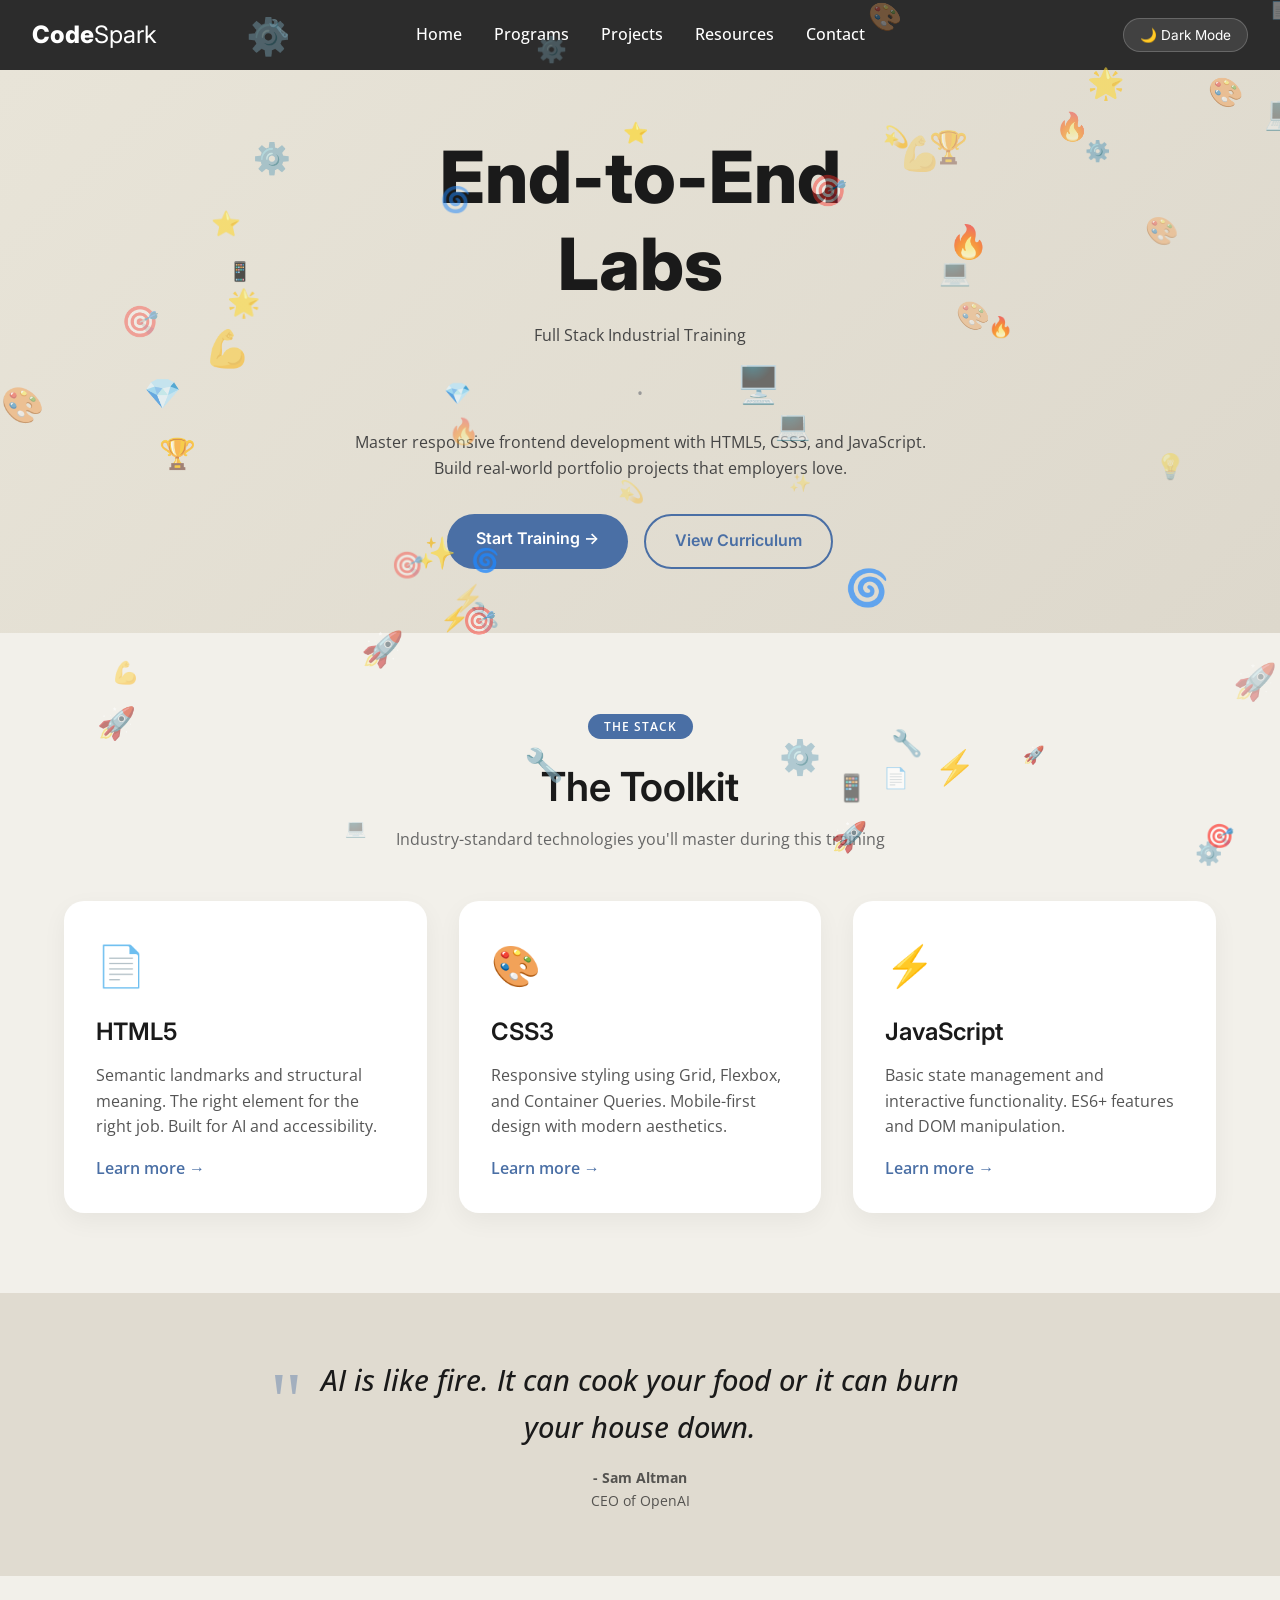
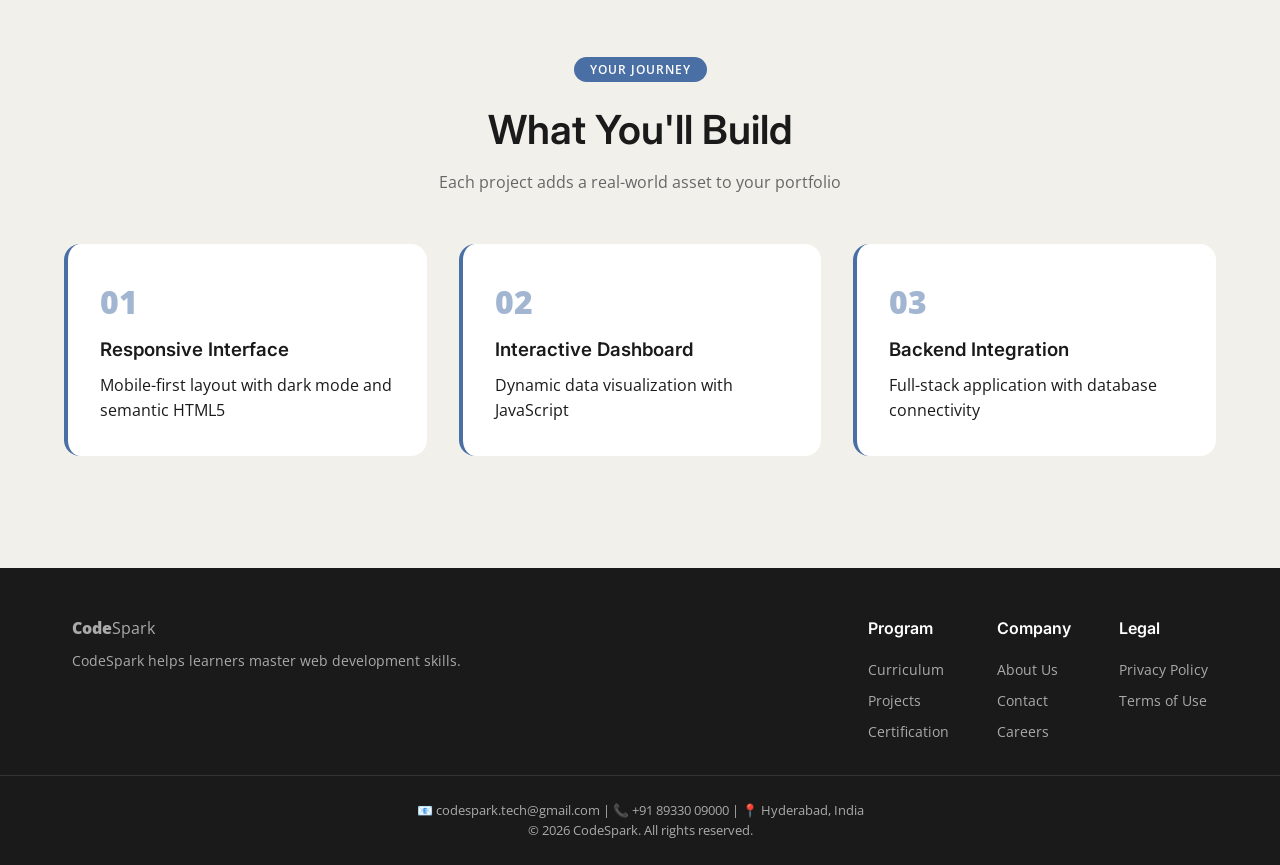
<file: index.html>
<!DOCTYPE html>
<html lang="en">
<head>
  <meta charset="UTF-8">
  <meta name="viewport" content="width=device-width, initial-scale=1.0">
  <title>CodeSpark | Full Stack Industrial Training</title>
  <link rel="stylesheet" href="style.css">
  <link href="https://fonts.googleapis.com/css2?family=Inter:wght@300;400;600;700;800&family=Open+Sans:wght@400;600&display=swap" rel="stylesheet">
</head>
<body>

  <!-- Emoji Rain Canvas -->
  <canvas id="emojiRain"></canvas>

  <header>
    <nav>
      <div class="logo">
        <span class="logo-bold">Code</span>Spark
      </div>
      <ul class="nav-links">
        <li><a href="index.html">Home</a></li>
        <li><a href="programs.html">Programs</a></li>
        <li><a href="projects.html">Projects</a></li>
        <li><a href="resources.html">Resources</a></li>
        <li><a href="contact.html">Contact</a></li>
      </ul>
      <button class="dark-mode-btn" id="themeToggle">🌙 Dark Mode</button>
    </nav>
  </header>

  <main>
    <!-- Hero Section -->
    <section class="hero">
      <div class="hero-content">
        <h1>End-to-End<br>Labs</h1>
        <p class="hero-subtitle">Full Stack Industrial Training</p>
        <div class="hero-meta">
          <span class="divider">•</span>
        </div>
        <p>Master responsive frontend development with HTML5, CSS3, and JavaScript.<br>Build real-world portfolio projects that employers love.</p>
        <div class="hero-buttons">
          <a href="enrollment.html" class="btn btn-primary">Start Training →</a>
          <a href="curriculum.html" class="btn btn-secondary">View Curriculum</a>
        </div>
      </div>
    </section>

    <!-- Toolkit Section -->
    <section class="toolkit">
      <div class="container">
        <div class="section-header">
          <span class="section-tag">The Stack</span>
          <h2>The Toolkit</h2>
          <p>Industry-standard technologies you'll master during this training</p>
        </div>
        <div class="toolkit-grid">
          <div class="tool-card">
            <div class="tool-icon">📄</div>
            <h3>HTML5</h3>
            <p>Semantic landmarks and structural meaning. The right element for the right job. Built for AI and accessibility.</p>
            <a href="html5-details.html" class="learn-more">Learn more →</a>
          </div>
          <div class="tool-card">
            <div class="tool-icon">🎨</div>
            <h3>CSS3</h3>
            <p>Responsive styling using Grid, Flexbox, and Container Queries. Mobile-first design with modern aesthetics.</p>
            <a href="css3-details.html" class="learn-more">Learn more →</a>
          </div>
          <div class="tool-card">
            <div class="tool-icon">⚡</div>
            <h3>JavaScript</h3>
            <p>Basic state management and interactive functionality. ES6+ features and DOM manipulation.</p>
            <a href="javascript-details.html" class="learn-more">Learn more →</a>
          </div>
        </div>
      </div>
    </section>

    <!-- Philosophy Section -->
    <section class="philosophy">
      <div class="container">
        <div class="quote-block">
          <span class="quote-mark">"</span>
          <blockquote>
            AI is like fire. It can cook your food or it can burn your house down.  
          </blockquote>
          <p class="quote-author"><b>- Sam Altman</b><br>CEO of OpenAI</p>
        </div>
      </div>
    </section>

    <!-- Projects Preview -->
    <section class="projects">
      <div class="container">
        <div class="section-header">
          <span class="section-tag">Your Journey</span>
          <h2>What You'll Build</h2>
          <p>Each project adds a real-world asset to your portfolio</p>
        </div>
        <div class="projects-grid">
          <div class="project-card">
            <div class="project-number">01</div>
            <h3>Responsive Interface</h3>
            <p>Mobile-first layout with dark mode and semantic HTML5</p>
          </div>
          <div class="project-card">
            <div class="project-number">02</div>
            <h3>Interactive Dashboard</h3>
            <p>Dynamic data visualization with JavaScript</p>
          </div>
          <div class="project-card">
            <div class="project-number">03</div>
            <h3>Backend Integration</h3>
            <p>Full-stack application with database connectivity</p>
          </div>
        </div>
      </div>
    </section>
  </main>

  <footer>
    <div class="footer-content">
      <div class="footer-logo">
        <span class="logo-bold">Code</span>Spark
        <p>CodeSpark helps learners master web development skills.</p>
      </div>
      <div class="footer-links">
        <div class="link-column">
          <h4>Program</h4>
          <a href="curriculum.html">Curriculum</a>
          <a href="projects.html">Projects</a>
          <a href="certification.html">Certification</a>
        </div>
        <div class="link-column">
          <h4>Company</h4>
          <a href="about.html">About Us</a>
          <a href="contact.html">Contact</a>
          <a href="careers.html">Careers</a>
        </div>
        <div class="link-column">
          <h4>Legal</h4>
          <a href="privacy-policy.html">Privacy Policy</a>
          <a href="terms-of-use.html">Terms of Use</a>
        </div>
      </div>
    </div>
    <div class="footer-bottom">
      <p>📧 codespark.tech@gmail.com | 📞 +91 89330 09000 | 📍 Hyderabad, India</p>
      <p>© 2026 CodeSpark. All rights reserved.</p>
    </div>
  </footer>

  <script src="script.js"></script>
  
  <!-- Emoji Rain Script -->
  <script>
    (function() {
      const canvas = document.getElementById('emojiRain');
      if (!canvas) return;
      
      let ctx = canvas.getContext('2d');
      let emojis = [];
      let animationId = null;
      
      // Emojis that will rain down
      const emojiList = ['💻', '🚀', '⚡', '🎨', '📄', '💡', '🎯', '🔥', '💪', '🌟', '✨', '💎', '📱', '🖥️', '🔧', '⚙️', '📚', '🎓', '🏆', '⭐', '🌀', '💫', '⭐', '💻', '🚀'];
      
      class Emoji {
        constructor(x, y, size, speed, emoji) {
          this.x = x;
          this.y = y;
          this.size = size;
          this.speed = speed;
          this.emoji = emoji;
          this.opacity = Math.random() * 0.5 + 0.3;
        }
        
        draw() {
          if (!ctx) return;
          ctx.save();
          ctx.globalAlpha = this.opacity;
          ctx.font = `${this.size}px "Segoe UI Emoji", "Apple Color Emoji", "Noto Color Emoji", sans-serif`;
          ctx.fillText(this.emoji, this.x, this.y);
          ctx.restore();
        }
        
        update() {
          this.y += this.speed;
          if (this.y > canvas.height + 50) {
            this.y = -50;
            this.x = Math.random() * canvas.width;
          }
        }
      }
      
      function initEmojis() {
        emojis = [];
        const count = Math.min(60, Math.floor(window.innerWidth / 20));
        
        for (let i = 0; i < count; i++) {
          const size = Math.random() * 20 + 16;
          const speed = Math.random() * 1.5 + 0.8;
          const x = Math.random() * canvas.width;
          const y = Math.random() * canvas.height;
          const emoji = emojiList[Math.floor(Math.random() * emojiList.length)];
          emojis.push(new Emoji(x, y, size, speed, emoji));
        }
      }
      
      function resizeCanvas() {
        if (!canvas) return;
        canvas.width = window.innerWidth;
        canvas.height = window.innerHeight;
        initEmojis();
      }
      
      function animate() {
        if (!canvas || !ctx) return;
        ctx.clearRect(0, 0, canvas.width, canvas.height);
        
        for (let emoji of emojis) {
          emoji.update();
          emoji.draw();
        }
        
        animationId = requestAnimationFrame(animate);
      }
      
      function startRain() {
        if (!canvas) return;
        canvas.style.position = 'fixed';
        canvas.style.top = '0';
        canvas.style.left = '0';
        canvas.style.width = '100%';
        canvas.style.height = '100%';
        canvas.style.pointerEvents = 'none';
        canvas.style.zIndex = '9999';
        
        ctx = canvas.getContext('2d');
        resizeCanvas();
        animate();
      }
      
      window.addEventListener('resize', () => {
        if (canvas) {
          resizeCanvas();
        }
      });
      
      startRain();
    })();
  </script>
</body>
</html>
</file>
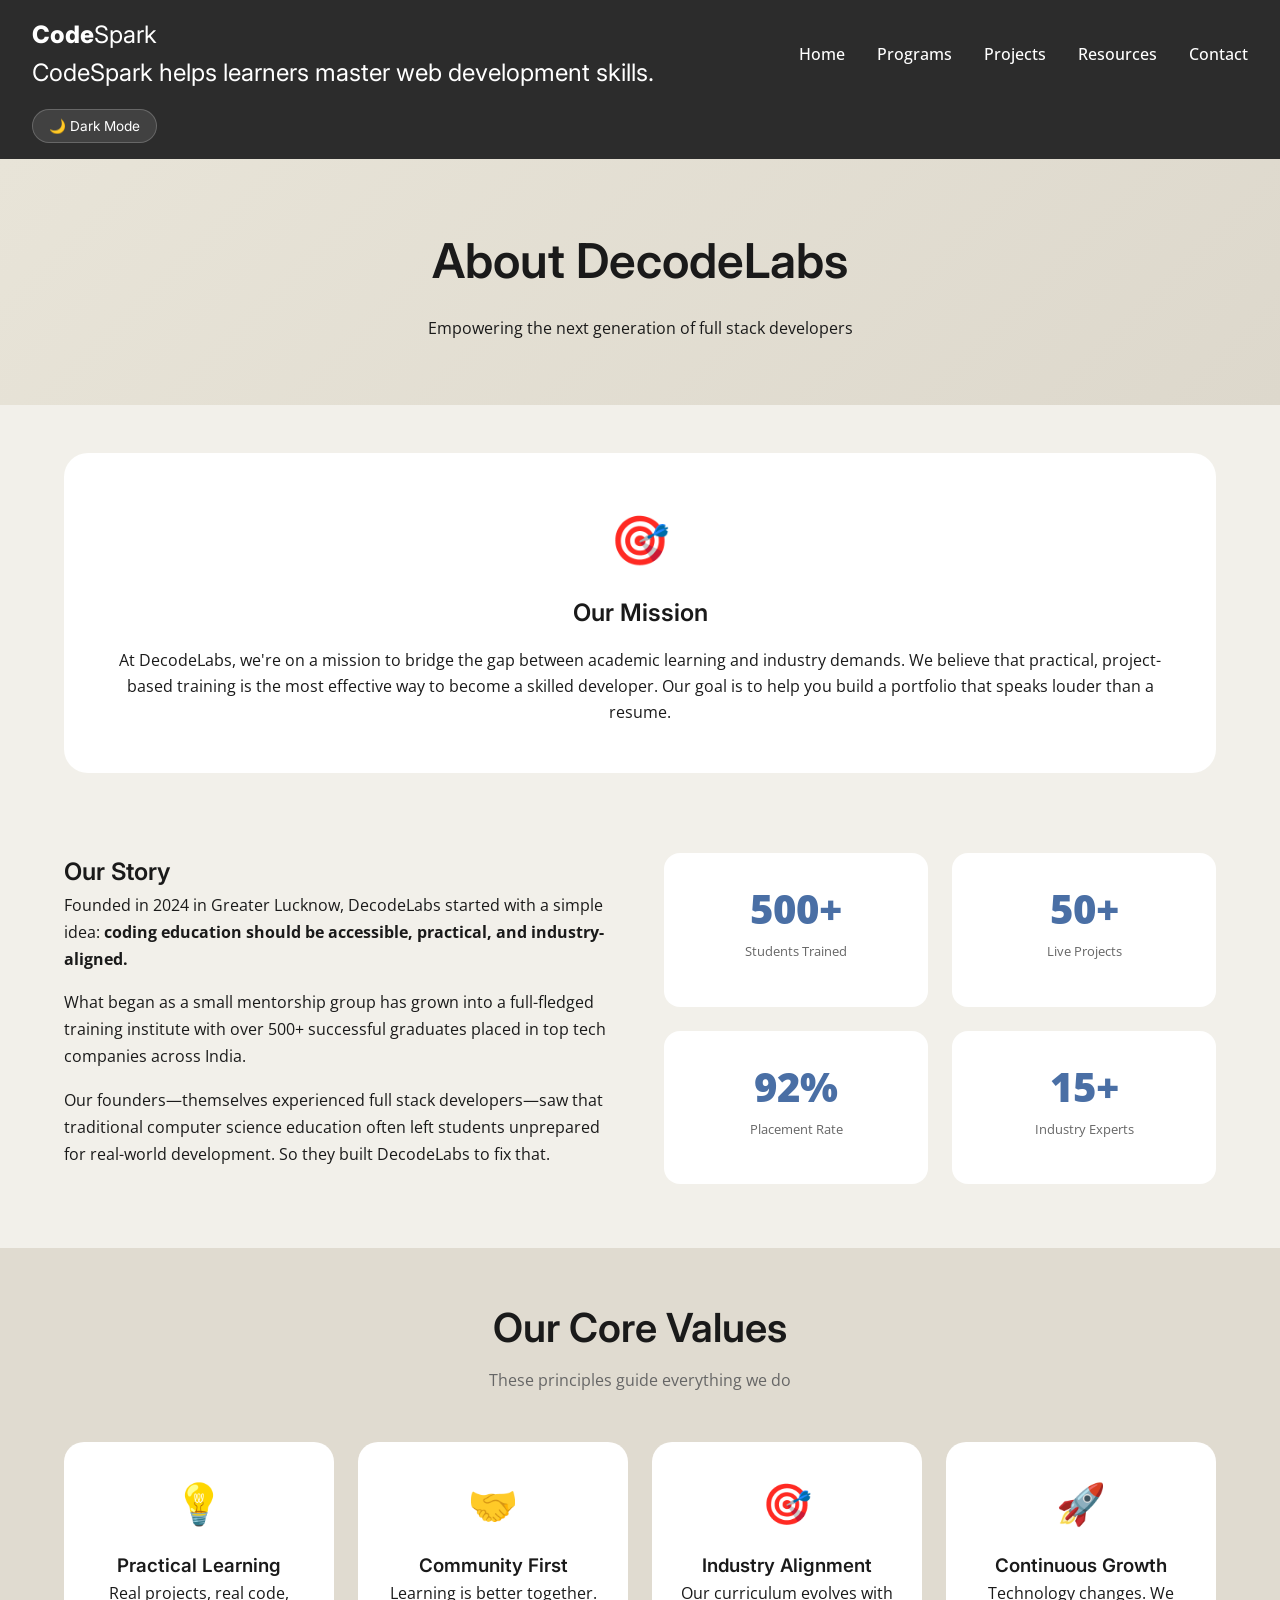
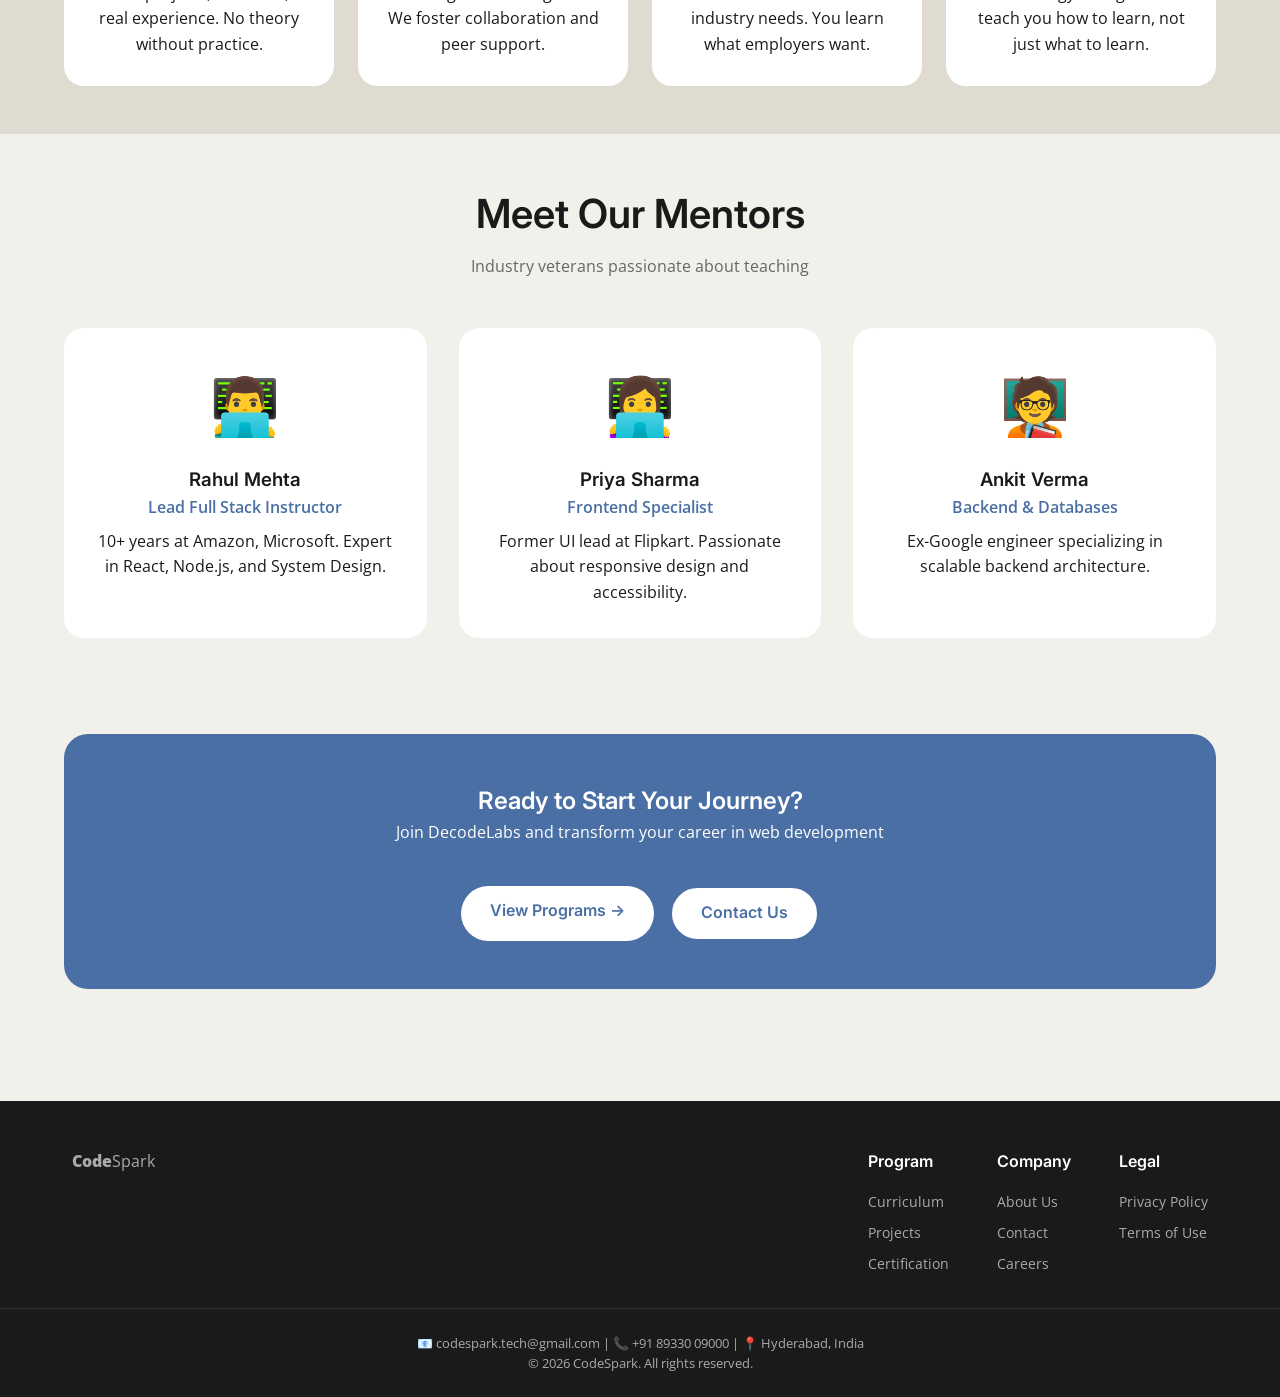
<file: about.html>
<!DOCTYPE html>
<html lang="en">
<head>
  <meta charset="UTF-8">
  <meta name="viewport" content="width=device-width, initial-scale=1.0">
  <title>CodeSpark | About Us</title>
  <link rel="stylesheet" href="style.css">
  <link href="https://fonts.googleapis.com/css2?family=Inter:wght@300;400;600;700;800&family=Open+Sans:wght@400;600&display=swap" rel="stylesheet">
</head>
<body>

  <header>
    <nav>
      <div class="logo">
        <span class="logo-bold">Code</span>Spark
        <p>CodeSpark helps learners master web development skills.</p>
      </div>
      <ul class="nav-links">
        <li><a href="index.html">Home</a></li>
        <li><a href="programs.html">Programs</a></li>
        <li><a href="projects.html">Projects</a></li>
        <li><a href="resources.html">Resources</a></li>
        <li><a href="contact.html">Contact</a></li>
      </ul>
      <button class="dark-mode-btn" id="themeToggle">🌙 Dark Mode</button>
    </nav>
  </header>

  <main>
    <!-- Page Header -->
    <section class="page-header">
      <div class="container">
        <h1>About DecodeLabs</h1>
        <p>Empowering the next generation of full stack developers</p>
      </div>
    </section>

    <!-- Mission Section -->
    <section class="mission-section">
      <div class="container">
        <div class="mission-card">
          <span class="mission-icon">🎯</span>
          <h2>Our Mission</h2>
          <p>At DecodeLabs, we're on a mission to bridge the gap between academic learning and industry demands. We believe that practical, project-based training is the most effective way to become a skilled developer. Our goal is to help you build a portfolio that speaks louder than a resume.</p>
        </div>
      </div>
    </section>

    <!-- Story Section -->
    <section class="story-section">
      <div class="container">
        <div class="story-grid">
          <div class="story-content">
            <h2>Our Story</h2>
            <p>Founded in 2024 in Greater Lucknow, DecodeLabs started with a simple idea: <strong>coding education should be accessible, practical, and industry-aligned.</strong></p>
            <p>What began as a small mentorship group has grown into a full-fledged training institute with over 500+ successful graduates placed in top tech companies across India.</p>
            <p>Our founders—themselves experienced full stack developers—saw that traditional computer science education often left students unprepared for real-world development. So they built DecodeLabs to fix that.</p>
          </div>
          <div class="story-stats">
            <div class="stat-item">
              <div class="stat-number">500+</div>
              <div class="stat-label">Students Trained</div>
            </div>
            <div class="stat-item">
              <div class="stat-number">50+</div>
              <div class="stat-label">Live Projects</div>
            </div>
            <div class="stat-item">
              <div class="stat-number">92%</div>
              <div class="stat-label">Placement Rate</div>
            </div>
            <div class="stat-item">
              <div class="stat-number">15+</div>
              <div class="stat-label">Industry Experts</div>
            </div>
          </div>
        </div>
      </div>
    </section>

    <!-- Values Section -->
    <section class="values-section">
      <div class="container">
        <div class="section-header">
          <h2>Our Core Values</h2>
          <p>These principles guide everything we do</p>
        </div>
        <div class="values-grid">
          <div class="value-card">
            <span class="value-icon">💡</span>
            <h3>Practical Learning</h3>
            <p>Real projects, real code, real experience. No theory without practice.</p>
          </div>
          <div class="value-card">
            <span class="value-icon">🤝</span>
            <h3>Community First</h3>
            <p>Learning is better together. We foster collaboration and peer support.</p>
          </div>
          <div class="value-card">
            <span class="value-icon">🎯</span>
            <h3>Industry Alignment</h3>
            <p>Our curriculum evolves with industry needs. You learn what employers want.</p>
          </div>
          <div class="value-card">
            <span class="value-icon">🚀</span>
            <h3>Continuous Growth</h3>
            <p>Technology changes. We teach you how to learn, not just what to learn.</p>
          </div>
        </div>
      </div>
    </section>

    <!-- Team Section -->
    <section class="team-section">
      <div class="container">
        <div class="section-header">
          <h2>Meet Our Mentors</h2>
          <p>Industry veterans passionate about teaching</p>
        </div>
        <div class="team-grid">
          <div class="team-card">
            <div class="team-avatar">👨‍💻</div>
            <h3>Rahul Mehta</h3>
            <p class="team-role">Lead Full Stack Instructor</p>
            <p>10+ years at Amazon, Microsoft. Expert in React, Node.js, and System Design.</p>
          </div>
          <div class="team-card">
            <div class="team-avatar">👩‍💻</div>
            <h3>Priya Sharma</h3>
            <p class="team-role">Frontend Specialist</p>
            <p>Former UI lead at Flipkart. Passionate about responsive design and accessibility.</p>
          </div>
          <div class="team-card">
            <div class="team-avatar">🧑‍🏫</div>
            <h3>Ankit Verma</h3>
            <p class="team-role">Backend & Databases</p>
            <p>Ex-Google engineer specializing in scalable backend architecture.</p>
          </div>
        </div>
      </div>
    </section>

    <!-- CTA Section -->
    <section class="about-cta">
      <div class="container">
        <div class="cta-box">
          <h2>Ready to Start Your Journey?</h2>
          <p>Join DecodeLabs and transform your career in web development</p>
          <div class="cta-buttons">
            <a href="programs.html" class="btn btn-primary">View Programs →</a>
            <a href="contact.html" class="btn btn-secondary">Contact Us</a>
          </div>
        </div>
      </div>
    </section>
  </main>

  <footer>
    <div class="footer-content">
      <div class="footer-logo">
        <span class="logo-bold">Code</span>Spark
      </div>
      <div class="footer-links">
        <div class="link-column">
          <h4>Program</h4>
          <a href="programs.html">Curriculum</a>
          <a href="projects.html">Projects</a>
          <a href="#">Certification</a>
        </div>
        <div class="link-column">
          <h4>Company</h4>
          <a href="about.html">About Us</a>
          <a href="contact.html">Contact</a>
          <a href="careers.html">Careers</a>
        </div>
        <div class="link-column">
          <h4>Legal</h4>
          <a href="privacy-policy.html">Privacy Policy</a>
          <a href="terms-of-use.html">Terms of Use</a>
        </div>
      </div>
    </div>
    <div class="footer-bottom">
      <p>📧 codespark.tech@gmail.com | 📞 +91 89330 09000 | 📍 Hyderabad, India</p>
      <p>© 2026 CodeSpark. All rights reserved.</p>
    </div>
  </footer>

  <script src="script.js"></script>
</body>
</html>
</file>
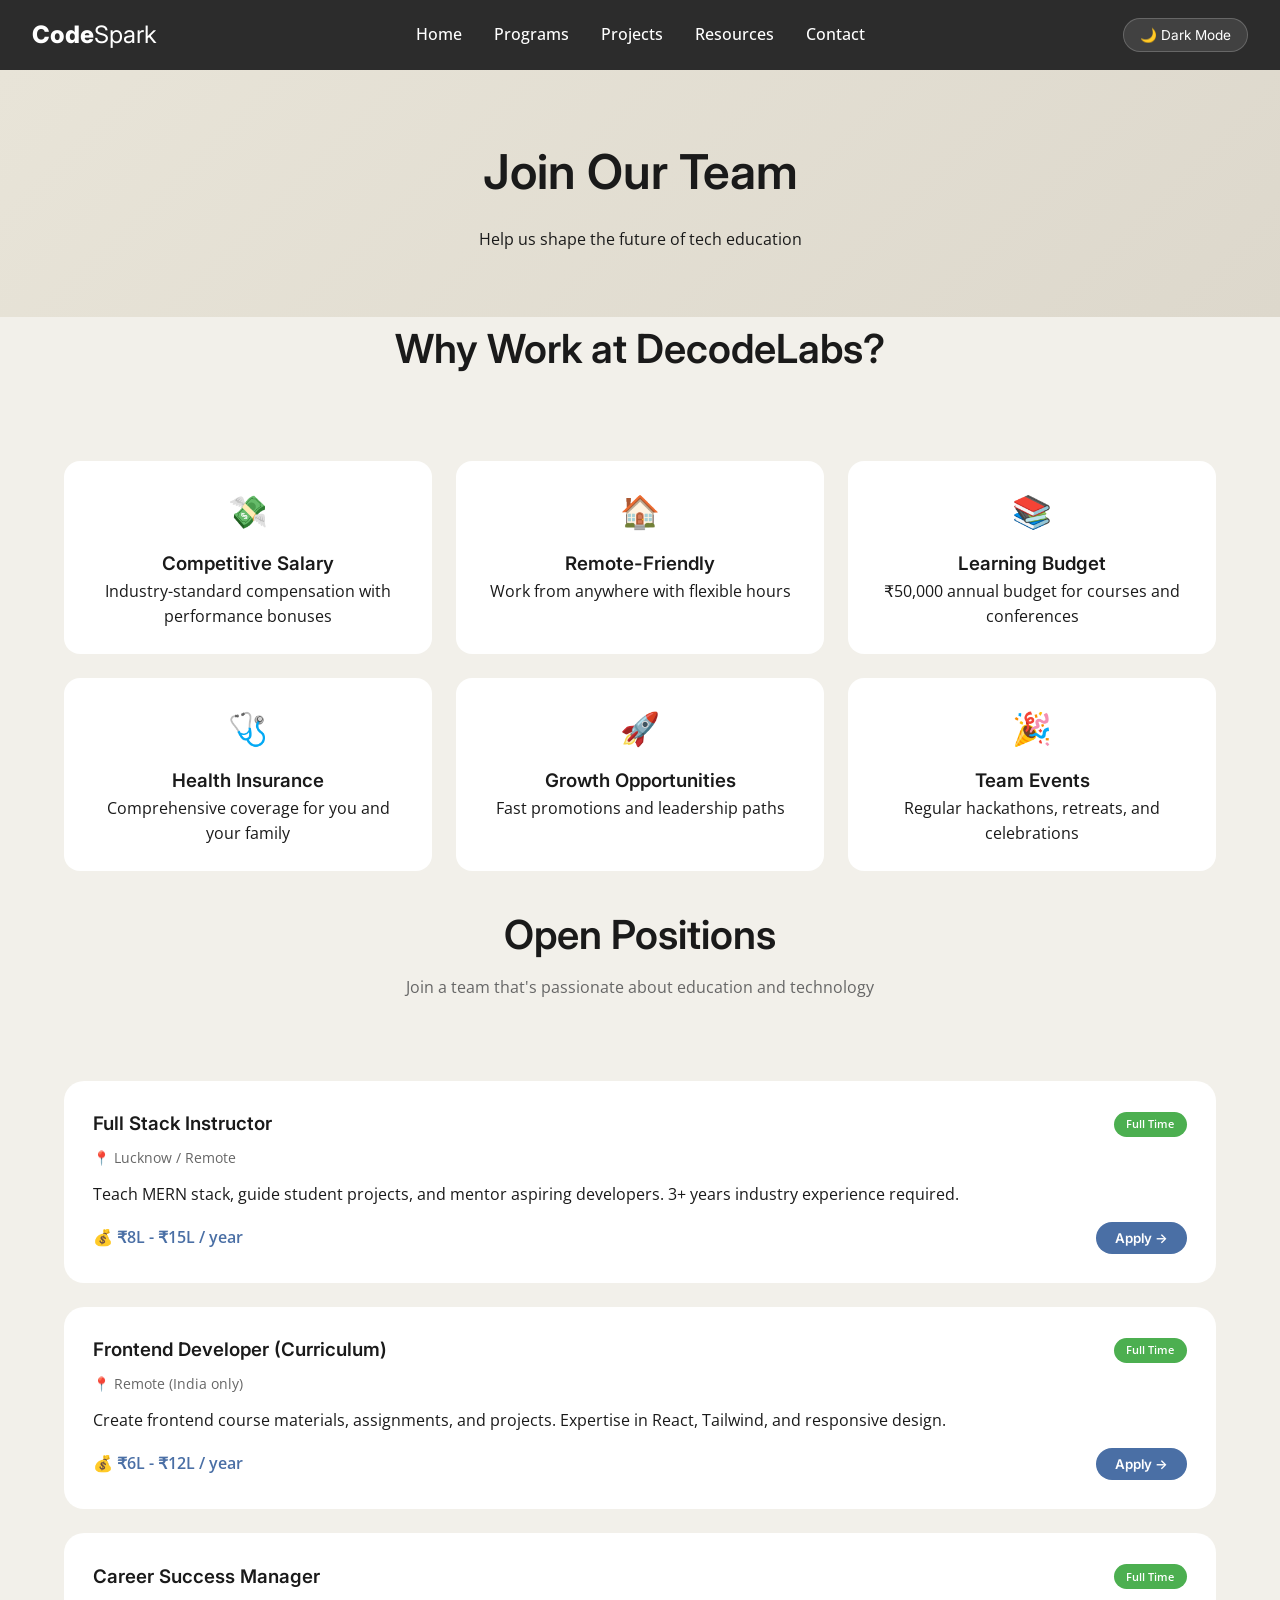
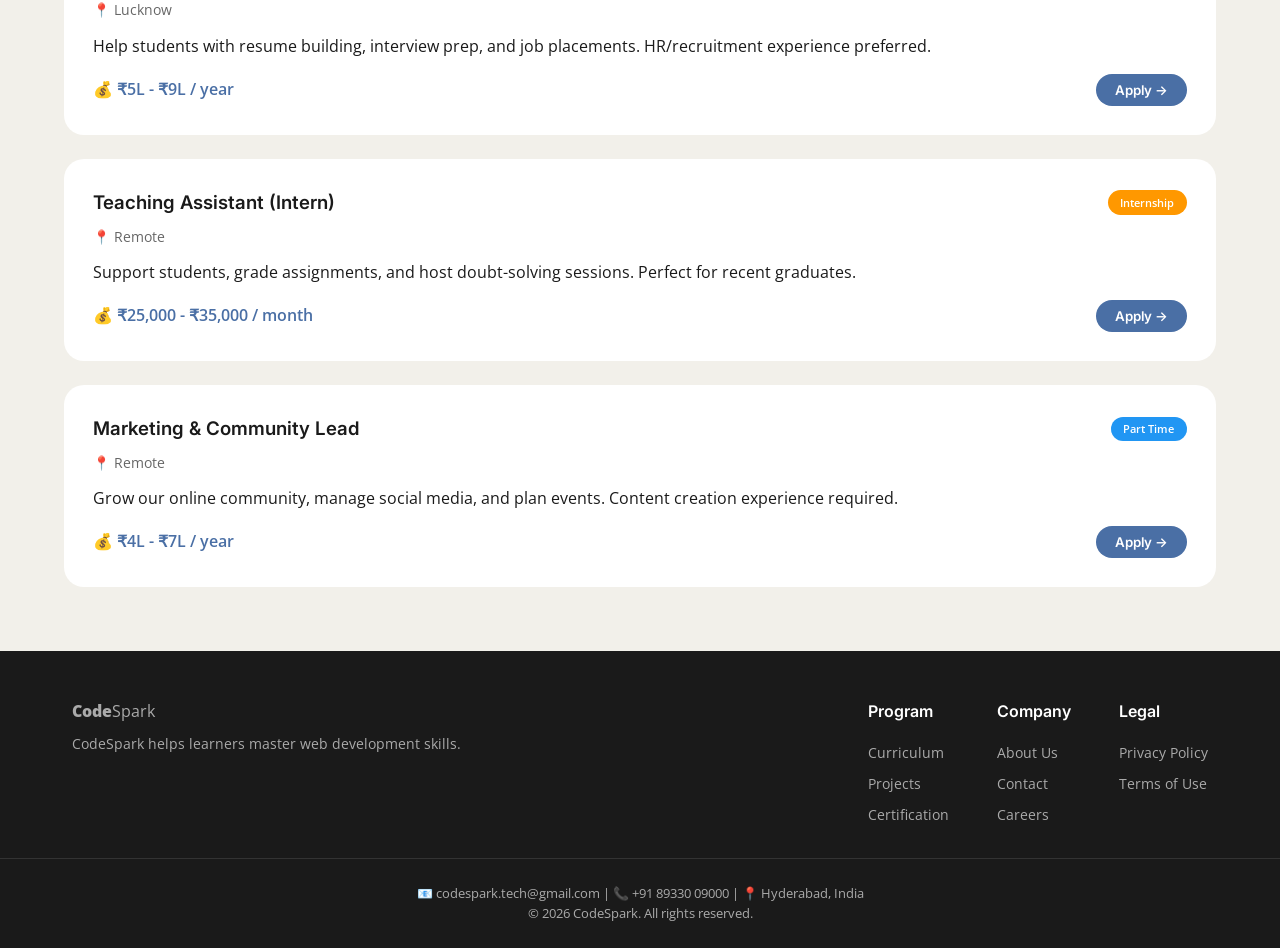
<file: careers.html>
<!DOCTYPE html>
<html lang="en">
<head>
  <meta charset="UTF-8">
  <meta name="viewport" content="width=device-width, initial-scale=1.0">
  <title>CodeSpark | Careers</title>
  <link rel="stylesheet" href="style.css">
  <link href="https://fonts.googleapis.com/css2?family=Inter:wght@300;400;600;700;800&family=Open+Sans:wght@400;600&display=swap" rel="stylesheet">
</head>
<body>

  <header>
    <nav>
      <div class="logo">
        <span class="logo-bold">Code</span>Spark
      </div>
      <ul class="nav-links">
        <li><a href="index.html">Home</a></li>
        <li><a href="programs.html">Programs</a></li>
        <li><a href="projects.html">Projects</a></li>
        <li><a href="resources.html">Resources</a></li>
        <li><a href="contact.html">Contact</a></li>
      </ul>
      <button class="dark-mode-btn" id="themeToggle">🌙 Dark Mode</button>
    </nav>
  </header>

  <main>
    <!-- Page Header -->
    <section class="page-header">
      <div class="container">
        <h1>Join Our Team</h1>
        <p>Help us shape the future of tech education</p>
      </div>
    </section>

    <!-- Why Join Us -->
    <section class="why-join">
      <div class="container">
        <div class="section-header">
          <h2>Why Work at DecodeLabs?</h2>
        </div>
        <div class="benefits-grid">
          <div class="benefit-card">
            <span class="benefit-icon">💸</span>
            <h3>Competitive Salary</h3>
            <p>Industry-standard compensation with performance bonuses</p>
          </div>
          <div class="benefit-card">
            <span class="benefit-icon">🏠</span>
            <h3>Remote-Friendly</h3>
            <p>Work from anywhere with flexible hours</p>
          </div>
          <div class="benefit-card">
            <span class="benefit-icon">📚</span>
            <h3>Learning Budget</h3>
            <p>₹50,000 annual budget for courses and conferences</p>
          </div>
          <div class="benefit-card">
            <span class="benefit-icon">🩺</span>
            <h3>Health Insurance</h3>
            <p>Comprehensive coverage for you and your family</p>
          </div>
          <div class="benefit-card">
            <span class="benefit-icon">🚀</span>
            <h3>Growth Opportunities</h3>
            <p>Fast promotions and leadership paths</p>
          </div>
          <div class="benefit-card">
            <span class="benefit-icon">🎉</span>
            <h3>Team Events</h3>
            <p>Regular hackathons, retreats, and celebrations</p>
          </div>
        </div>
      </div>
    </section>

    <!-- Open Positions -->
    <section class="openings">
      <div class="container">
        <div class="section-header">
          <h2>Open Positions</h2>
          <p>Join a team that's passionate about education and technology</p>
        </div>
        <div class="job-listings">
          <div class="job-card">
            <div class="job-header">
              <h3>Full Stack Instructor</h3>
              <span class="job-type full-time">Full Time</span>
            </div>
            <p class="job-location">📍 Lucknow / Remote</p>
            <p class="job-desc">Teach MERN stack, guide student projects, and mentor aspiring developers. 3+ years industry experience required.</p>
            <div class="job-footer">
              <span class="job-salary">💰 ₹8L - ₹15L / year</span>
              <button class="btn-small apply-btn" data-job="Full Stack Instructor">Apply →</button>
            </div>
          </div>

          <div class="job-card">
            <div class="job-header">
              <h3>Frontend Developer (Curriculum)</h3>
              <span class="job-type full-time">Full Time</span>
            </div>
            <p class="job-location">📍 Remote (India only)</p>
            <p class="job-desc">Create frontend course materials, assignments, and projects. Expertise in React, Tailwind, and responsive design.</p>
            <div class="job-footer">
              <span class="job-salary">💰 ₹6L - ₹12L / year</span>
              <button class="btn-small apply-btn" data-job="Frontend Developer (Curriculum)">Apply →</button>
            </div>
          </div>

          <div class="job-card">
            <div class="job-header">
              <h3>Career Success Manager</h3>
              <span class="job-type full-time">Full Time</span>
            </div>
            <p class="job-location">📍 Lucknow</p>
            <p class="job-desc">Help students with resume building, interview prep, and job placements. HR/recruitment experience preferred.</p>
            <div class="job-footer">
              <span class="job-salary">💰 ₹5L - ₹9L / year</span>
              <button class="btn-small apply-btn" data-job="Career Success Manager">Apply →</button>
            </div>
          </div>

          <div class="job-card">
            <div class="job-header">
              <h3>Teaching Assistant (Intern)</h3>
              <span class="job-type internship">Internship</span>
            </div>
            <p class="job-location">📍 Remote</p>
            <p class="job-desc">Support students, grade assignments, and host doubt-solving sessions. Perfect for recent graduates.</p>
            <div class="job-footer">
              <span class="job-salary">💰 ₹25,000 - ₹35,000 / month</span>
              <button class="btn-small apply-btn" data-job="Teaching Assistant (Intern)">Apply →</button>
            </div>
          </div>

          <div class="job-card">
            <div class="job-header">
              <h3>Marketing & Community Lead</h3>
              <span class="job-type part-time">Part Time</span>
            </div>
            <p class="job-location">📍 Remote</p>
            <p class="job-desc">Grow our online community, manage social media, and plan events. Content creation experience required.</p>
            <div class="job-footer">
              <span class="job-salary">💰 ₹4L - ₹7L / year</span>
              <button class="btn-small apply-btn" data-job="Marketing & Community Lead">Apply →</button>
            </div>
          </div>
        </div>
      </div>
    </section>

    <!-- Application Modal (hidden by default) -->
    <div id="applyModal" class="modal">
      <div class="modal-content">
        <span class="modal-close">&times;</span>
        <h2>Apply for <span id="modalJobTitle"></span></h2>
        <form id="applicationForm">
          <div class="form-group">
            <label for="applicantName">Full Name *</label>
            <input type="text" id="applicantName" required>
          </div>
          <div class="form-group">
            <label for="applicantEmail">Email Address *</label>
            <input type="email" id="applicantEmail" required>
          </div>
          <div class="form-group">
            <label for="applicantPhone">Phone Number *</label>
            <input type="tel" id="applicantPhone" required>
          </div>
          <div class="form-group">
            <label for="applicantResume">Resume/CV Link (Google Drive/LinkedIn) *</label>
            <input type="url" id="applicantResume" placeholder="https://..." required>
          </div>
          <div class="form-group">
            <label for="applicantMessage">Why are you a good fit?</label>
            <textarea id="applicantMessage" rows="4" placeholder="Tell us about your experience and passion..."></textarea>
          </div>
          <button type="submit" class="btn btn-primary">Submit Application →</button>
          <p id="appStatus" class="form-status"></p>
        </form>
      </div>
    </div>
  </main>

  <footer>
    <div class="footer-content">
      <div class="footer-logo">
        <span class="logo-bold">Code</span>Spark
        <p>CodeSpark helps learners master web development skills.</p>
      </div>
      <div class="footer-links">
        <div class="link-column">
          <h4>Program</h4>
          <a href="programs.html">Curriculum</a>
          <a href="projects.html">Projects</a>
          <a href="#">Certification</a>
        </div>
        <div class="link-column">
          <h4>Company</h4>
          <a href="about.html">About Us</a>
          <a href="contact.html">Contact</a>
          <a href="careers.html">Careers</a>
        </div>
        <div class="link-column">
          <h4>Legal</h4>
          <a href="privacy-policy.html">Privacy Policy</a>
          <a href="terms-of-use.html">Terms of Use</a>
        </div>
      </div>
    </div>
    <div class="footer-bottom">
      <p>📧 codespark.tech@gmail.com | 📞 +91 89330 09000 | 📍 Hyderabad, India</p>
      <p>© 2026 CodeSpark. All rights reserved.</p>
    </div>
  </footer>

  <script src="script.js"></script>
</body>
</html>
</file>
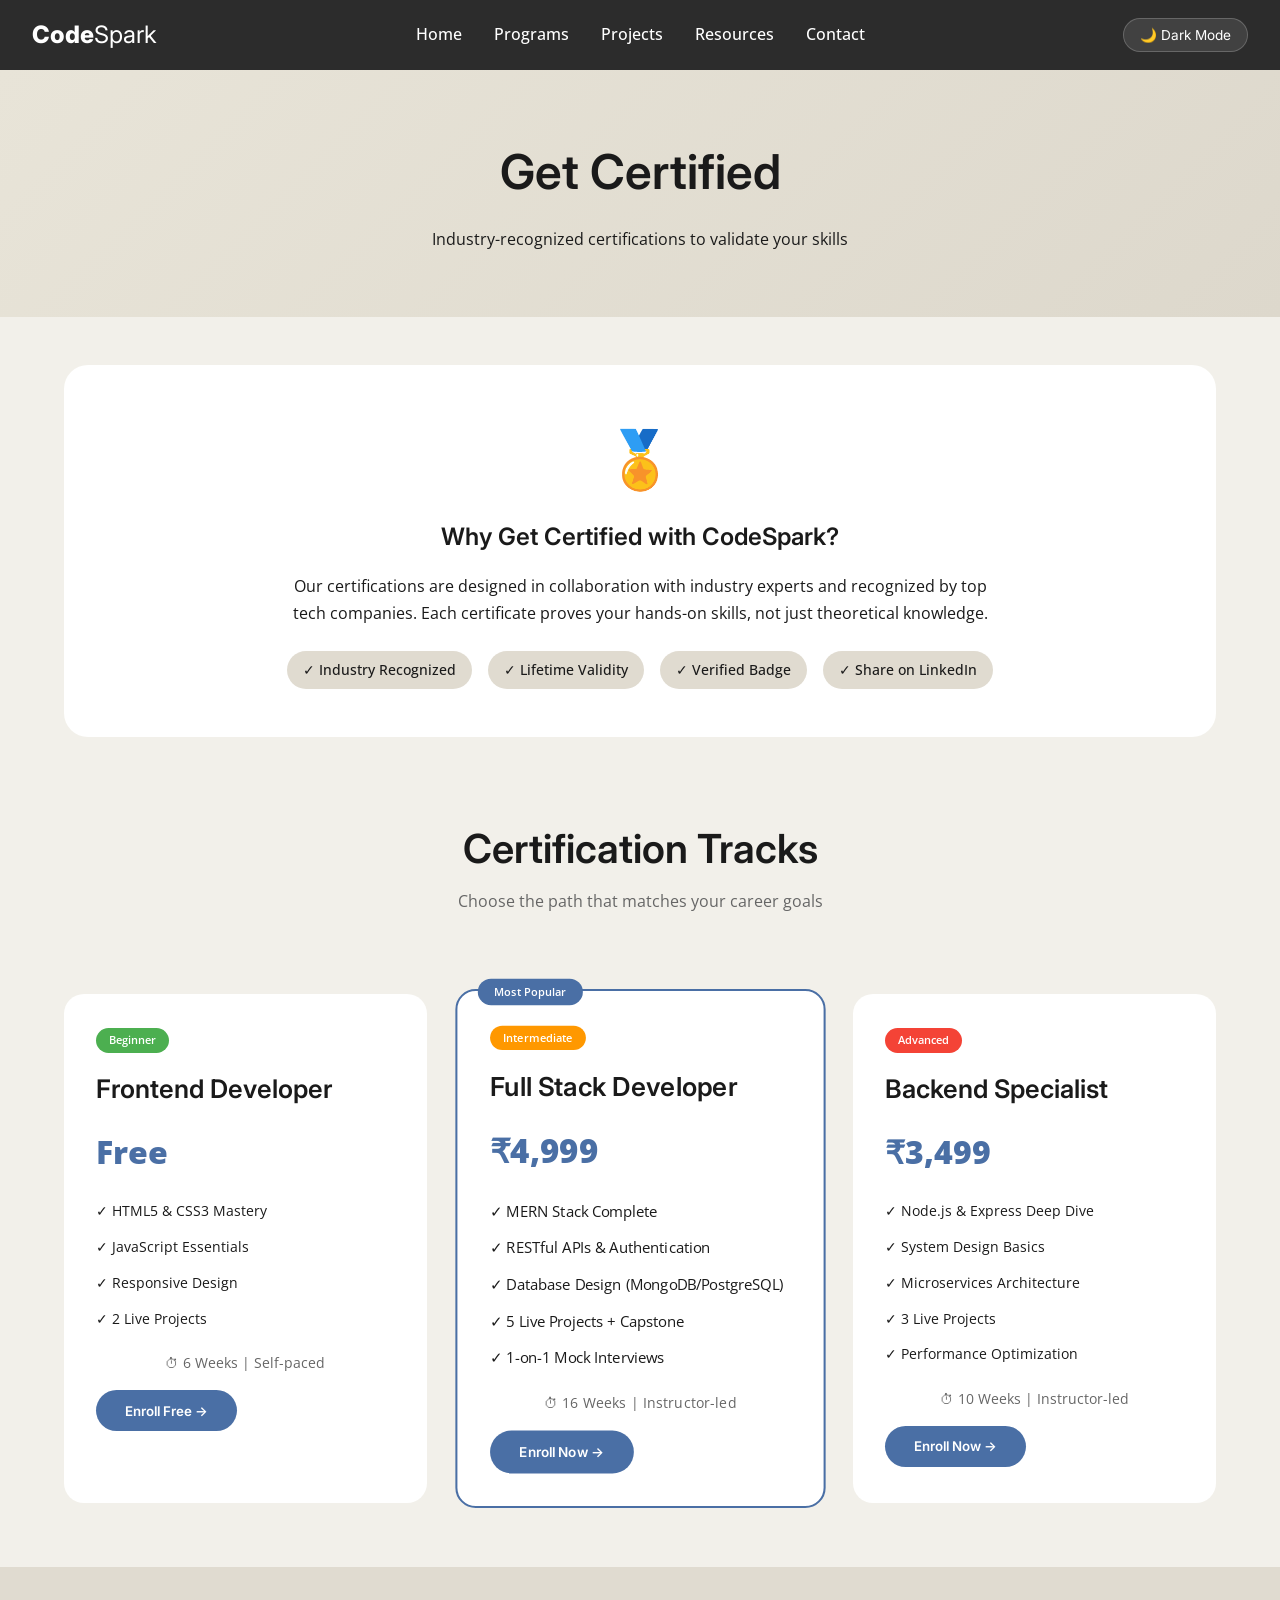
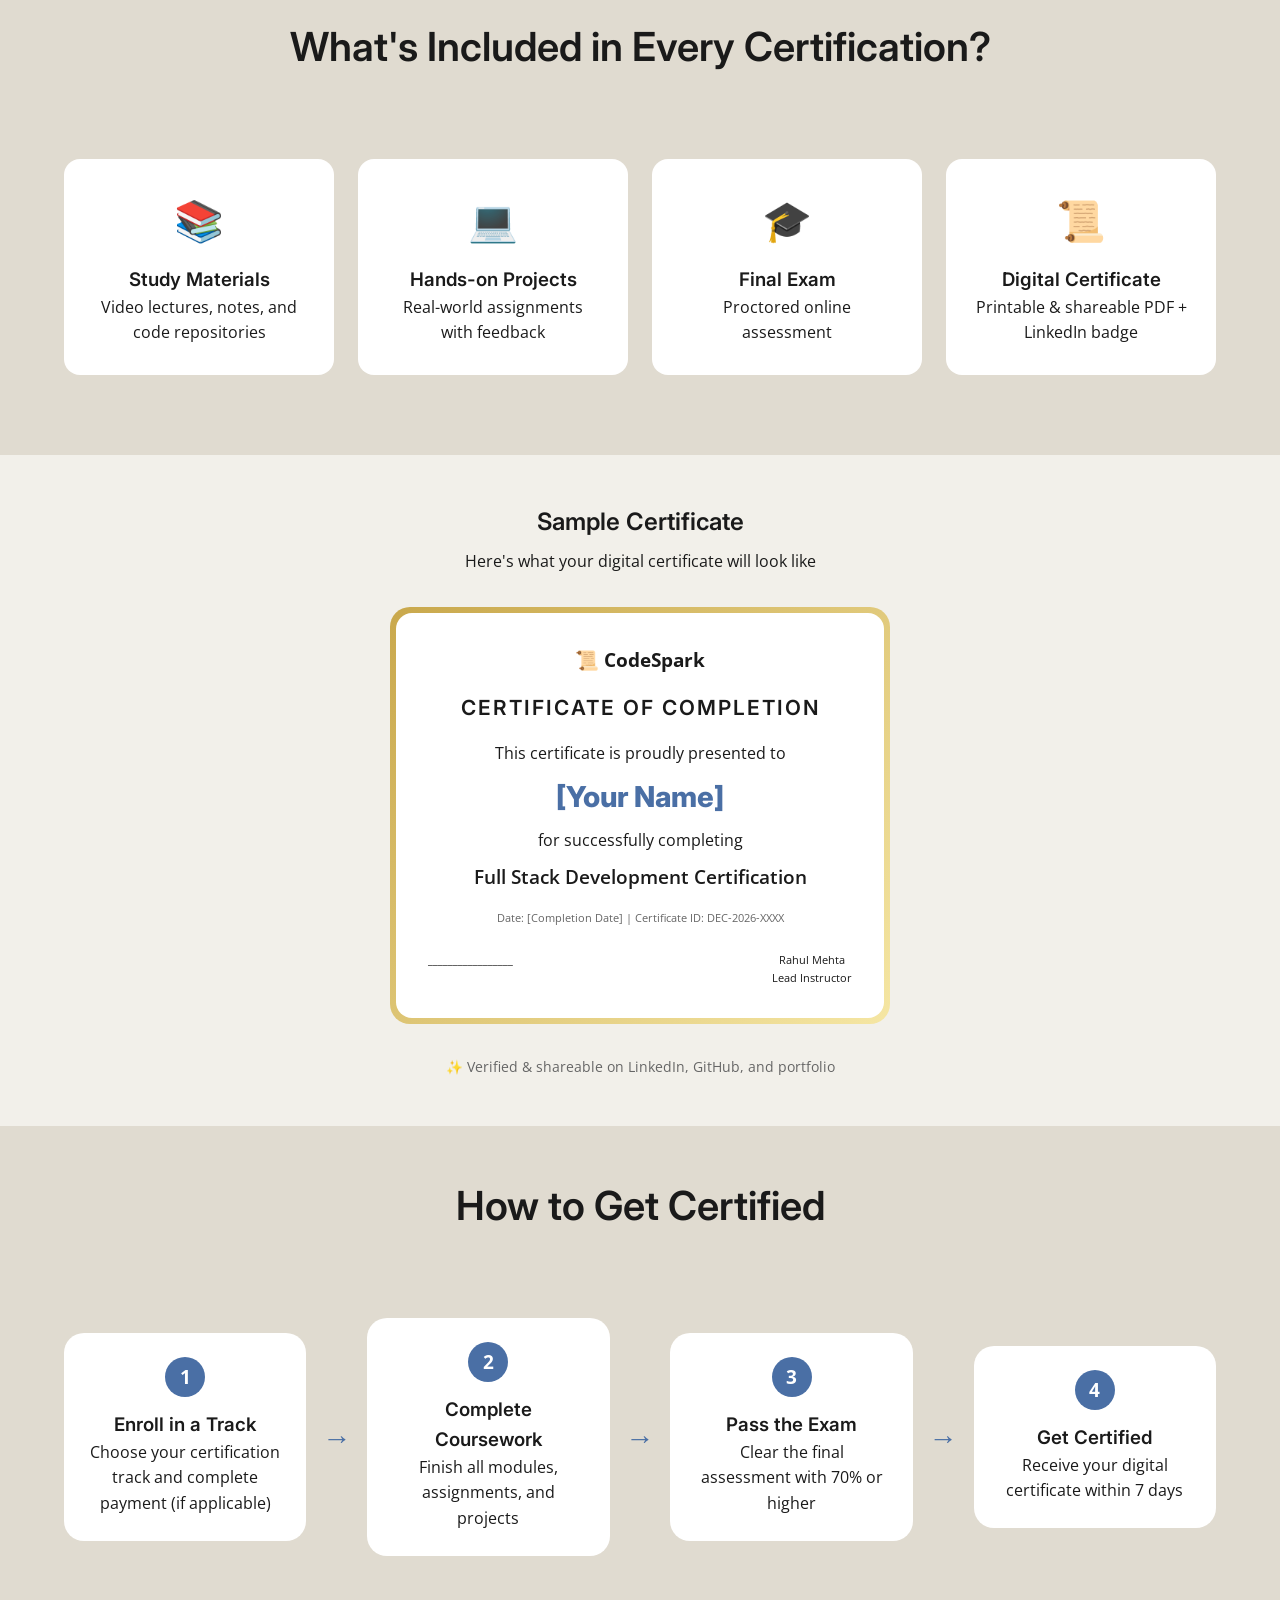
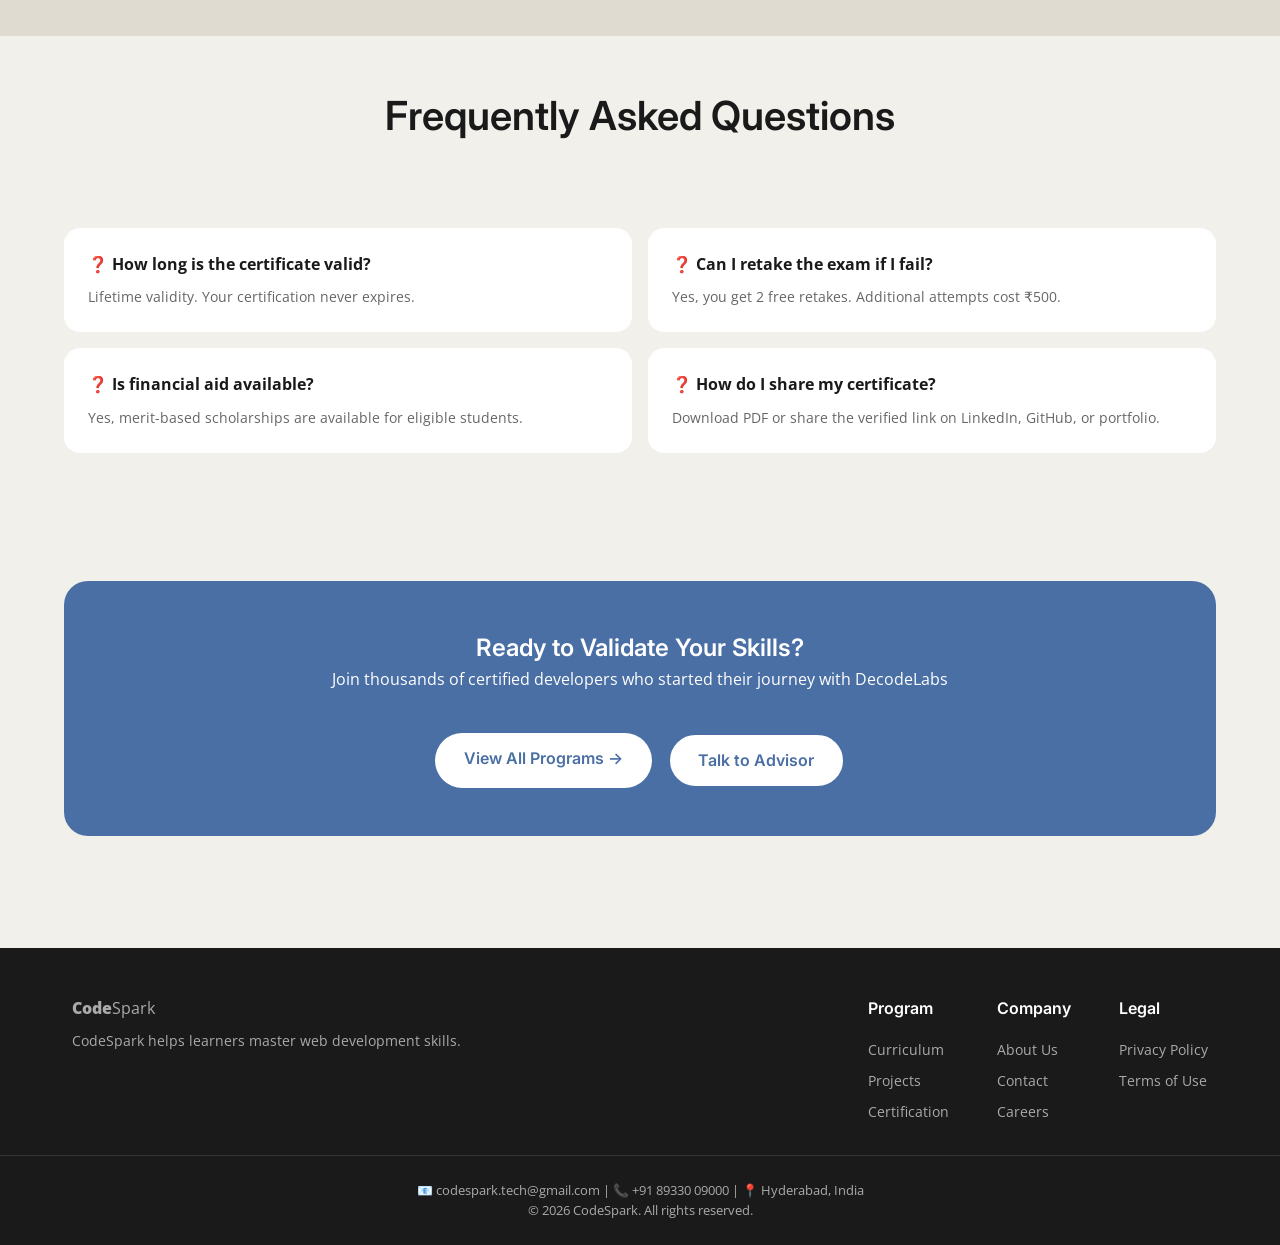
<file: certification.html>
<!DOCTYPE html>
<html lang="en">
<head>
  <meta charset="UTF-8">
  <meta name="viewport" content="width=device-width, initial-scale=1.0">
  <title>CodeSpark | Certification Programs</title>
  <link rel="stylesheet" href="style.css">
  <link href="https://fonts.googleapis.com/css2?family=Inter:wght@300;400;600;700;800&family=Open+Sans:wght@400;600&display=swap" rel="stylesheet">
</head>
<body>

  <header>
    <nav>
      <div class="logo">
        <span class="logo-bold">Code</span>Spark
      </div>
      <ul class="nav-links">
        <li><a href="index.html">Home</a></li>
        <li><a href="programs.html">Programs</a></li>
        <li><a href="projects.html">Projects</a></li>
        <li><a href="resources.html">Resources</a></li>
        <li><a href="contact.html">Contact</a></li>
      </ul>
      <button class="dark-mode-btn" id="themeToggle">🌙 Dark Mode</button>
    </nav>
  </header>

  <main>
    <!-- Page Header -->
    <section class="page-header">
      <div class="container">
        <h1>Get Certified</h1>
        <p>Industry-recognized certifications to validate your skills</p>
      </div>
    </section>

    <!-- Certification Intro -->
    <section class="cert-intro">
      <div class="container">
        <div class="intro-card">
          <div class="intro-icon">🏅</div>
          <h2>Why Get Certified with CodeSpark?</h2>
          <p>Our certifications are designed in collaboration with industry experts and recognized by top tech companies. Each certificate proves your hands-on skills, not just theoretical knowledge.</p>
          <div class="intro-badges">
            <span class="badge">✓ Industry Recognized</span>
            <span class="badge">✓ Lifetime Validity</span>
            <span class="badge">✓ Verified Badge</span>
            <span class="badge">✓ Share on LinkedIn</span>
          </div>
        </div>
      </div>
    </section>

    <!-- Certification Tracks -->
    <section class="cert-tracks">
      <div class="container">
        <div class="section-header">
          <h2>Certification Tracks</h2>
          <p>Choose the path that matches your career goals</p>
        </div>
        <div class="tracks-grid">
          <div class="track-card">
            <div class="track-level beginner">Beginner</div>
            <h3>Frontend Developer</h3>
            <div class="track-price">Free</div>
            <ul class="track-modules">
              <li>✓ HTML5 & CSS3 Mastery</li>
              <li>✓ JavaScript Essentials</li>
              <li>✓ Responsive Design</li>
              <li>✓ 2 Live Projects</li>
            </ul>
            <div class="track-duration">⏱ 6 Weeks | Self-paced</div>
            <button class="btn btn-primary enroll-cert" data-cert="Frontend Developer">Enroll Free →</button>
          </div>

          <div class="track-card featured">
            <div class="track-badge">Most Popular</div>
            <div class="track-level intermediate">Intermediate</div>
            <h3>Full Stack Developer</h3>
            <div class="track-price">₹4,999</div>
            <ul class="track-modules">
              <li>✓ MERN Stack Complete</li>
              <li>✓ RESTful APIs & Authentication</li>
              <li>✓ Database Design (MongoDB/PostgreSQL)</li>
              <li>✓ 5 Live Projects + Capstone</li>
              <li>✓ 1-on-1 Mock Interviews</li>
            </ul>
            <div class="track-duration">⏱ 16 Weeks | Instructor-led</div>
            <button class="btn btn-primary enroll-cert" data-cert="Full Stack Developer">Enroll Now →</button>
          </div>

          <div class="track-card">
            <div class="track-level advanced">Advanced</div>
            <h3>Backend Specialist</h3>
            <div class="track-price">₹3,499</div>
            <ul class="track-modules">
              <li>✓ Node.js & Express Deep Dive</li>
              <li>✓ System Design Basics</li>
              <li>✓ Microservices Architecture</li>
              <li>✓ 3 Live Projects</li>
              <li>✓ Performance Optimization</li>
            </ul>
            <div class="track-duration">⏱ 10 Weeks | Instructor-led</div>
            <button class="btn btn-primary enroll-cert" data-cert="Backend Specialist">Enroll Now →</button>
          </div>
        </div>
      </div>
    </section>

    <!-- What's Included -->
    <section class="included-section">
      <div class="container">
        <div class="section-header">
          <h2>What's Included in Every Certification?</h2>
        </div>
        <div class="included-grid">
          <div class="included-item">
            <span class="included-icon">📚</span>
            <h3>Study Materials</h3>
            <p>Video lectures, notes, and code repositories</p>
          </div>
          <div class="included-item">
            <span class="included-icon">💻</span>
            <h3>Hands-on Projects</h3>
            <p>Real-world assignments with feedback</p>
          </div>
          <div class="included-item">
            <span class="included-icon">🎓</span>
            <h3>Final Exam</h3>
            <p>Proctored online assessment</p>
          </div>
          <div class="included-item">
            <span class="included-icon">📜</span>
            <h3>Digital Certificate</h3>
            <p>Printable & shareable PDF + LinkedIn badge</p>
          </div>
        </div>
      </div>
    </section>

    <!-- Sample Certificate Preview -->
    <section class="cert-preview">
      <div class="container">
        <div class="preview-card">
          <h2>Sample Certificate</h2>
          <p>Here's what your digital certificate will look like</p>
          <div class="certificate-sample">
            <div class="cert-border">
              <div class="cert-inner">
                <div class="cert-logo">📜 CodeSpark</div>
                <h3>CERTIFICATE OF COMPLETION</h3>
                <p>This certificate is proudly presented to</p>
                <div class="cert-name">[Your Name]</div>
                <p>for successfully completing</p>
                <div class="cert-course">Full Stack Development Certification</div>
                <div class="cert-date">Date: [Completion Date] | Certificate ID: DEC-2026-XXXX</div>
                <div class="cert-signature">
                  <div>_________________</div>
                  <div>Rahul Mehta<br>Lead Instructor</div>
                </div>
              </div>
            </div>
          </div>
          <p class="preview-note">✨ Verified & shareable on LinkedIn, GitHub, and portfolio</p>
        </div>
      </div>
    </section>

    <!-- How It Works -->
    <section class="how-it-works">
      <div class="container">
        <div class="section-header">
          <h2>How to Get Certified</h2>
        </div>
        <div class="steps">
          <div class="step">
            <div class="step-number">1</div>
            <h3>Enroll in a Track</h3>
            <p>Choose your certification track and complete payment (if applicable)</p>
          </div>
          <div class="step-arrow">→</div>
          <div class="step">
            <div class="step-number">2</div>
            <h3>Complete Coursework</h3>
            <p>Finish all modules, assignments, and projects</p>
          </div>
          <div class="step-arrow">→</div>
          <div class="step">
            <div class="step-number">3</div>
            <h3>Pass the Exam</h3>
            <p>Clear the final assessment with 70% or higher</p>
          </div>
          <div class="step-arrow">→</div>
          <div class="step">
            <div class="step-number">4</div>
            <h3>Get Certified</h3>
            <p>Receive your digital certificate within 7 days</p>
          </div>
        </div>
      </div>
    </section>

    <!-- FAQ Section -->
    <section class="cert-faq">
      <div class="container">
        <div class="section-header">
          <h2>Frequently Asked Questions</h2>
        </div>
        <div class="faq-grid">
          <div class="faq-item">
            <div class="faq-question">❓ How long is the certificate valid?</div>
            <div class="faq-answer">Lifetime validity. Your certification never expires.</div>
          </div>
          <div class="faq-item">
            <div class="faq-question">❓ Can I retake the exam if I fail?</div>
            <div class="faq-answer">Yes, you get 2 free retakes. Additional attempts cost ₹500.</div>
          </div>
          <div class="faq-item">
            <div class="faq-question">❓ Is financial aid available?</div>
            <div class="faq-answer">Yes, merit-based scholarships are available for eligible students.</div>
          </div>
          <div class="faq-item">
            <div class="faq-question">❓ How do I share my certificate?</div>
            <div class="faq-answer">Download PDF or share the verified link on LinkedIn, GitHub, or portfolio.</div>
          </div>
        </div>
      </div>
    </section>

    <!-- CTA Section -->
    <section class="cert-cta">
      <div class="container">
        <div class="cta-box">
          <h2>Ready to Validate Your Skills?</h2>
          <p>Join thousands of certified developers who started their journey with DecodeLabs</p>
          <div class="cta-buttons">
            <a href="programs.html" class="btn btn-primary">View All Programs →</a>
            <a href="contact.html" class="btn btn-secondary">Talk to Advisor</a>
          </div>
        </div>
      </div>
    </section>

    <!-- Enrollment Modal -->
    <div id="certModal" class="modal">
      <div class="modal-content">
        <span class="modal-close">&times;</span>
        <h2>Enroll in <span id="modalCertTitle"></span></h2>
        <form id="certEnrollForm">
          <div class="form-group">
            <label for="fullName">Full Name *</label>
            <input type="text" id="fullName" required>
          </div>
          <div class="form-group">
            <label for="emailId">Email Address *</label>
            <input type="email" id="emailId" required>
          </div>
          <div class="form-group">
            <label for="phoneNum">Phone Number *</label>
            <input type="tel" id="phoneNum" required>
          </div>
          <div class="form-group">
            <label for="experience">Current Experience Level *</label>
            <select id="experience" required>
              <option value="">Select</option>
              <option value="beginner">Beginner (0-6 months)</option>
              <option value="intermediate">Intermediate (6 months - 2 years)</option>
              <option value="advanced">Advanced (2+ years)</option>
            </select>
          </div>
          <div class="form-group">
            <label for="hearAbout">How did you hear about us?</label>
            <input type="text" id="hearAbout" placeholder="Google, LinkedIn, Friend, etc.">
          </div>
          <button type="submit" class="btn btn-primary">Submit Enrollment →</button>
          <p id="certStatus" class="form-status"></p>
        </form>
      </div>
    </div>
  </main>

  <footer>
    <div class="footer-content">
      <div class="footer-logo">
        <span class="logo-bold">Code</span>Spark
        <p>CodeSpark helps learners master web development skills.</p>
      </div>
      <div class="footer-links">
        <div class="link-column">
          <h4>Program</h4>
          <a href="programs.html">Curriculum</a>
          <a href="projects.html">Projects</a>
          <a href="certification.html">Certification</a>
        </div>
        <div class="link-column">
          <h4>Company</h4>
          <a href="about.html">About Us</a>
          <a href="contact.html">Contact</a>
          <a href="careers.html">Careers</a>
        </div>
        <div class="link-column">
          <h4>Legal</h4>
          <a href="privacy-policy.html">Privacy Policy</a>
          <a href="terms-of-use.html">Terms of Use</a>
        </div>
      </div>
    </div>
    <div class="footer-bottom">
      <p>📧 codespark.tech@gmail.com | 📞 +91 89330 09000 | 📍 Hyderabad, India</p>
      <p>© 2026 CodeSpark. All rights reserved.</p>
    </div>
  </footer>

  <script src="script.js"></script>
</body>
</html>
</file>
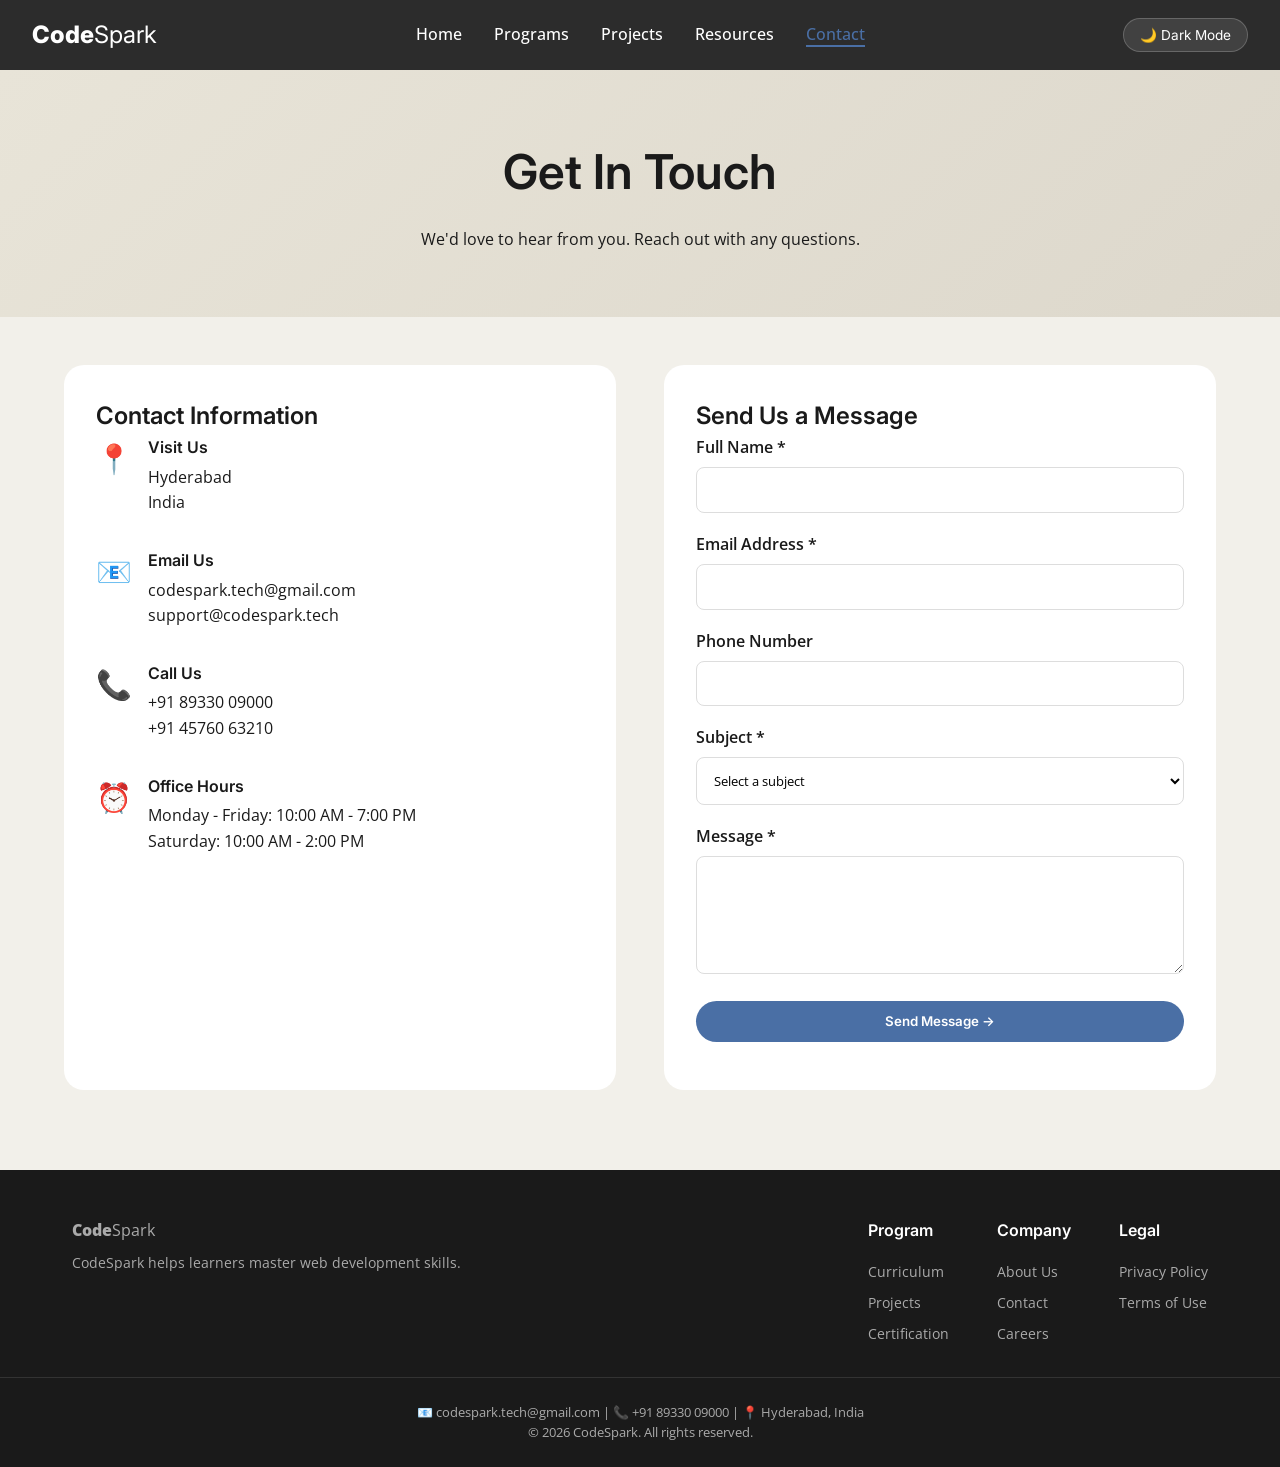
<file: contact.html>
<!DOCTYPE html>
<html lang="en">
<head>
  <meta charset="UTF-8">
  <meta name="viewport" content="width=device-width, initial-scale=1.0">
  <title>CodeSpark | Contact Us</title>
  <link rel="stylesheet" href="style.css">
  <link href="https://fonts.googleapis.com/css2?family=Inter:wght@300;400;600;700;800&family=Open+Sans:wght@400;600&display=swap" rel="stylesheet">
</head>
<body>

  <header>
    <nav>
      <div class="logo">
        <span class="logo-bold">Code</span>Spark
      </div>
      <ul class="nav-links">
        <li><a href="index.html">Home</a></li>
        <li><a href="programs.html">Programs</a></li>
        <li><a href="projects.html">Projects</a></li>
        <li><a href="resources.html">Resources</a></li>
        <li><a href="contact.html" class="active">Contact</a></li>
      </ul>
      <button class="dark-mode-btn" id="themeToggle">🌙 Dark Mode</button>
    </nav>
  </header>

  <main>
    <!-- Page Header -->
    <section class="page-header">
      <div class="container">
        <h1>Get In Touch</h1>
        <p>We'd love to hear from you. Reach out with any questions.</p>
      </div>
    </section>

    <!-- Contact Grid -->
    <section class="contact-section">
      <div class="container">
        <div class="contact-grid">
          <!-- Contact Info -->
          <div class="contact-info">
            <h2>Contact Information</h2>
            <div class="info-item">
              <span class="info-icon">📍</span>
              <div>
                <h4>Visit Us</h4>
                <p>Hyderabad<br>India</p>
              </div>
            </div>
            <div class="info-item">
              <span class="info-icon">📧</span>
              <div>
                <h4>Email Us</h4>
                <p>codespark.tech@gmail.com</p>
                <p>support@codespark.tech</p>
              </div>
            </div>
            <div class="info-item">
              <span class="info-icon">📞</span>
              <div>
                <h4>Call Us</h4>
                <p>+91 89330 09000</p>
                <p>+91 45760 63210</p>
              </div>
            </div>
            <div class="info-item">
              <span class="info-icon">⏰</span>
              <div>
                <h4>Office Hours</h4>
                <p>Monday - Friday: 10:00 AM - 7:00 PM</p>
                <p>Saturday: 10:00 AM - 2:00 PM</p>
              </div>
            </div>
          </div>

          <!-- Contact Form -->
          <div class="contact-form">
            <h2>Send Us a Message</h2>
            <form id="contactForm">
              <div class="form-group">
                <label for="name">Full Name *</label>
                <input type="text" id="name" name="name" required>
              </div>
              <div class="form-group">
                <label for="email">Email Address *</label>
                <input type="email" id="email" name="email" required>
              </div>
              <div class="form-group">
                <label for="phone">Phone Number</label>
                <input type="tel" id="phone" name="phone">
              </div>
              <div class="form-group">
                <label for="subject">Subject *</label>
                <select id="subject" name="subject" required>
                  <option value="">Select a subject</option>
                  <option value="admission">Admission Inquiry</option>
                  <option value="support">Technical Support</option>
                  <option value="partnership">Partnership</option>
                  <option value="other">Other</option>
                </select>
              </div>
              <div class="form-group">
                <label for="message">Message *</label>
                <textarea id="message" name="message" rows="5" required></textarea>
              </div>
              <button type="submit" class="btn btn-primary submit-btn">Send Message →</button>
              <p id="formStatus" class="form-status"></p>
            </form>
          </div>
        </div>
      </div>
    </section>

    
  </main>

  <footer>
    <div class="footer-content">
      <div class="footer-logo">
        <span class="logo-bold">Code</span>Spark
        <p>CodeSpark helps learners master web development skills.</p>
      </div>
      <div class="footer-links">
        <div class="link-column">
          <h4>Program</h4>
          <a href="programs.html">Curriculum</a>
          <a href="projects.html">Projects</a>
          <a href="certification.html">Certification</a>
        </div>
        <div class="link-column">
          <h4>Company</h4>
          <a href="about.html">About Us</a>
          <a href="contact.html">Contact</a>
          <a href="careers.html">Careers</a>
        </div>
        <div class="link-column">
          <h4>Legal</h4>
          <a href="privacy-policy.html">Privacy Policy</a>
          <a href="terms-of-use.html">Terms of Use</a>
        </div>
      </div>
    </div>
    <div class="footer-bottom">
      <p>📧 codespark.tech@gmail.com | 📞 +91 89330 09000 | 📍 Hyderabad, India</p>
      <p>© 2026 CodeSpark. All rights reserved.</p>
    </div>
  </footer>

  <script src="script.js"></script>
</body>
</html>
</file>
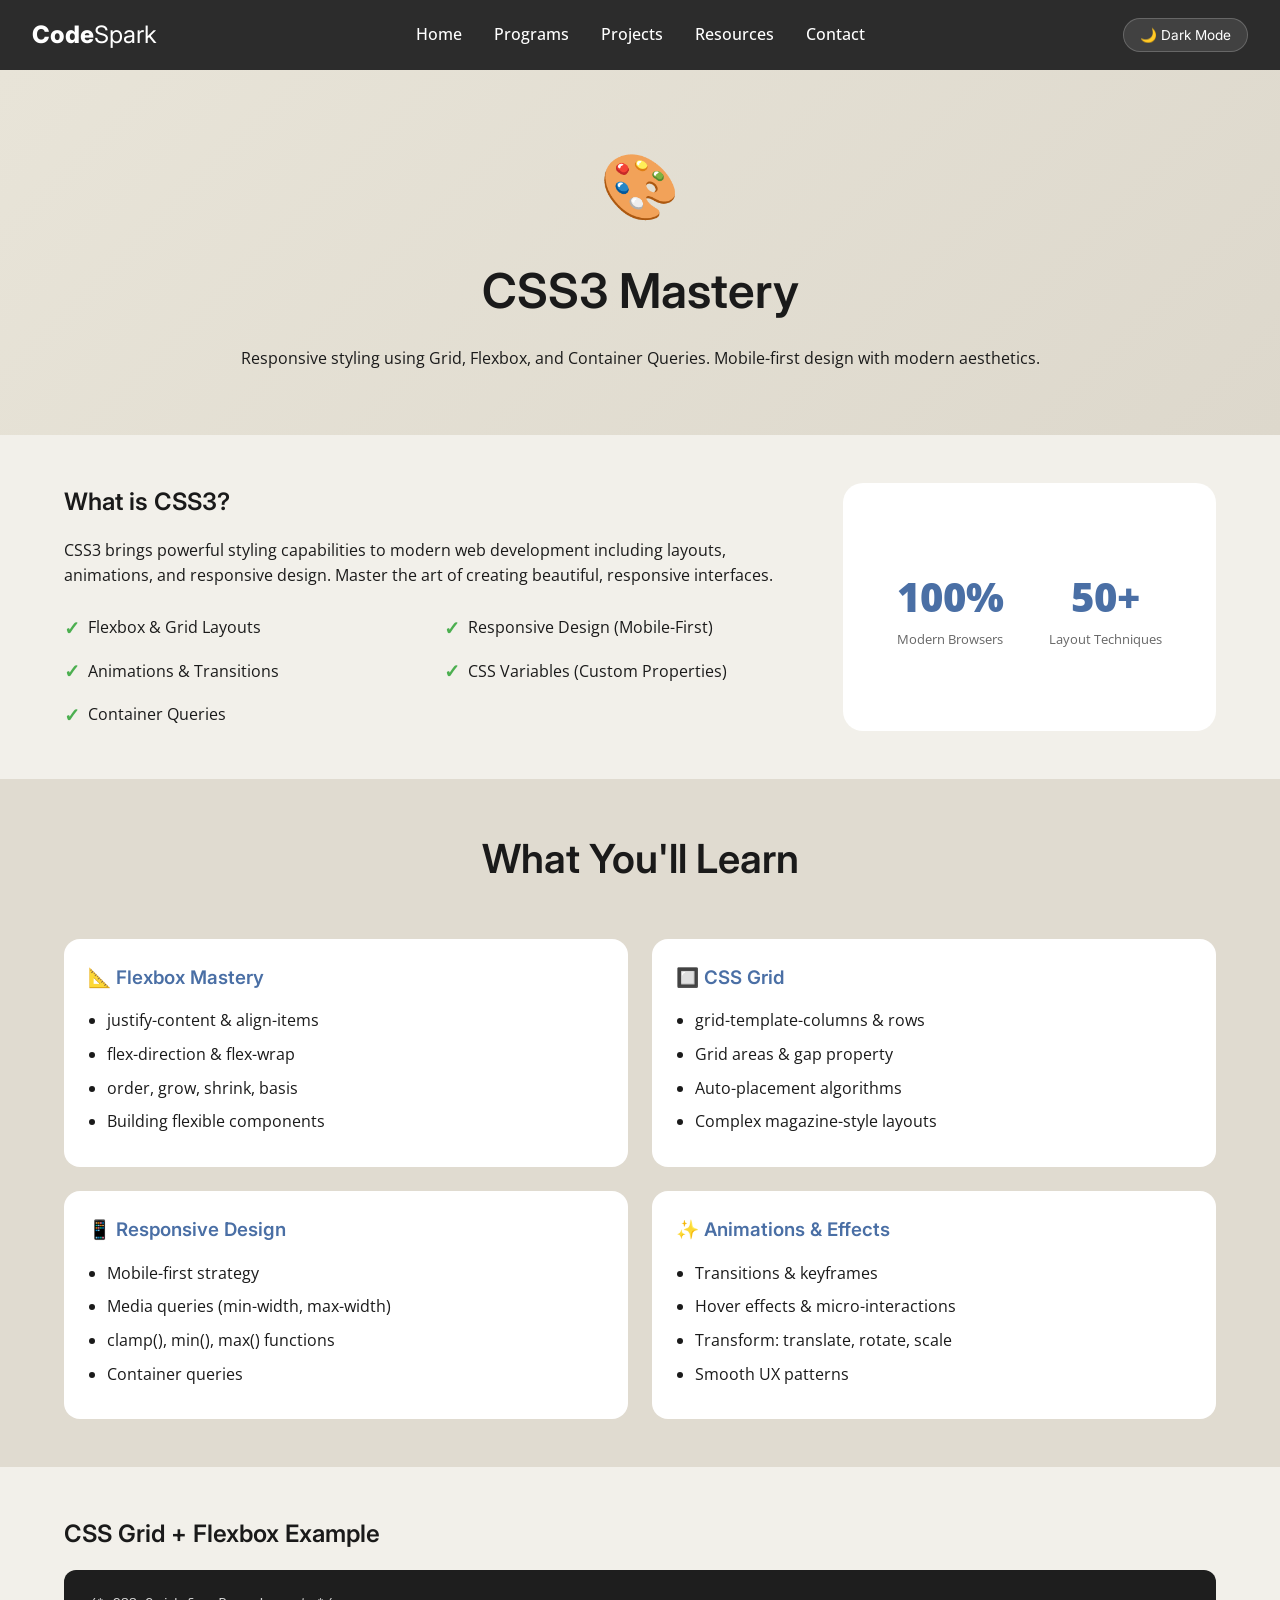
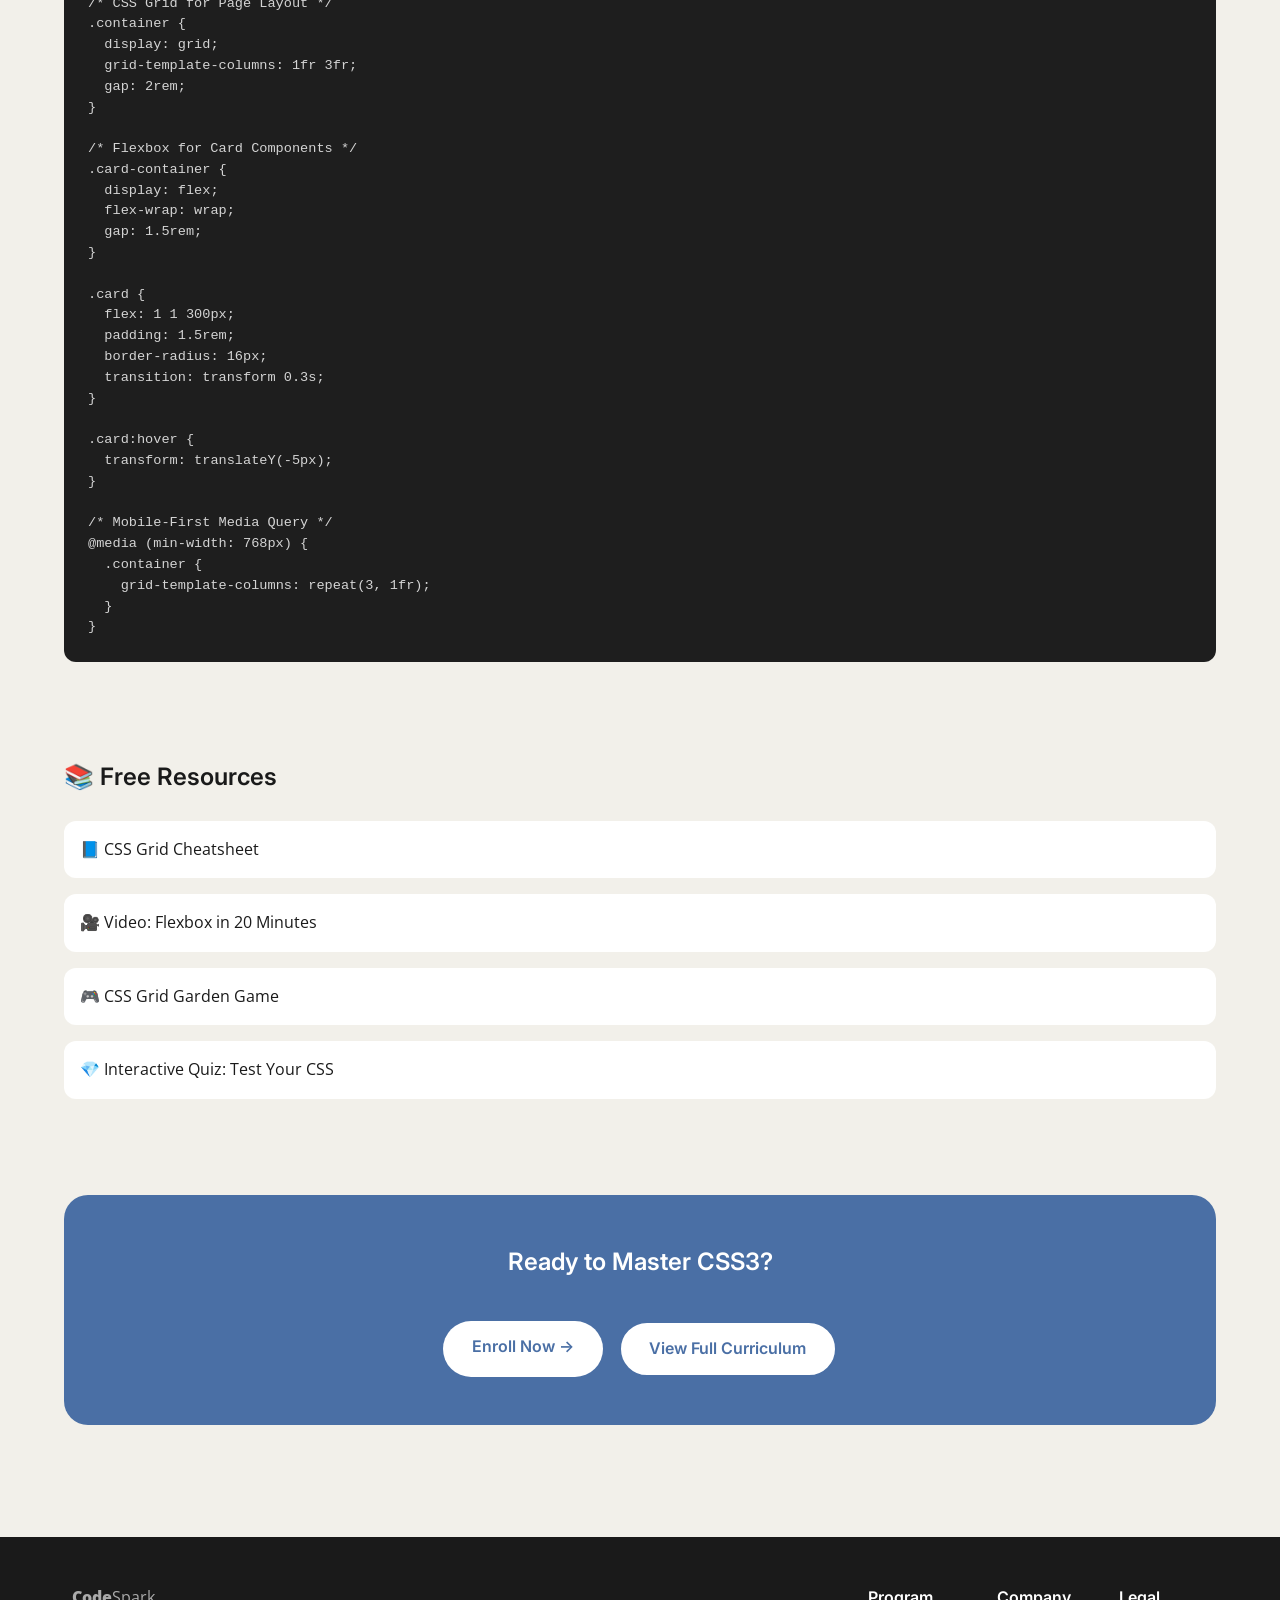
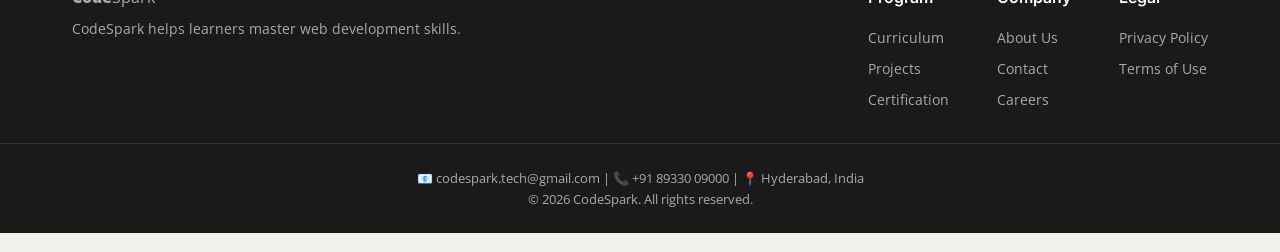
<file: css3-details.html>
<!DOCTYPE html>
<html lang="en">
<head>
  <meta charset="UTF-8">
  <meta name="viewport" content="width=device-width, initial-scale=1.0">
  <title>CodeSpark | CSS3 Deep Dive</title>
  <link rel="stylesheet" href="style.css">
  <link href="https://fonts.googleapis.com/css2?family=Inter:wght@300;400;600;700;800&family=Open+Sans:wght@400;600&display=swap" rel="stylesheet">
</head>
<body>

  <header>
    <nav>
      <div class="logo">
        <span class="logo-bold">Code</span>Spark
      </div>
      <ul class="nav-links">
        <li><a href="index.html">Home</a></li>
        <li><a href="programs.html">Programs</a></li>
        <li><a href="projects.html">Projects</a></li>
        <li><a href="resources.html">Resources</a></li>
        <li><a href="contact.html">Contact</a></li>
      </ul>
      <button class="dark-mode-btn" id="themeToggle">🌙 Dark Mode</button>
    </nav>
  </header>

  <main>
    <!-- Page Header -->
    <section class="page-header">
      <div class="container">
        <div class="tech-icon-large">🎨</div>
        <h1>CSS3 Mastery</h1>
        <p>Responsive styling using Grid, Flexbox, and Container Queries. Mobile-first design with modern aesthetics.</p>
      </div>
    </section>

    <!-- Overview -->
    <section class="tech-overview">
      <div class="container">
        <div class="overview-grid">
          <div class="overview-content">
            <h2>What is CSS3?</h2>
            <p>CSS3 brings powerful styling capabilities to modern web development including layouts, animations, and responsive design. Master the art of creating beautiful, responsive interfaces.</p>
            <div class="key-points">
              <div class="point"><span class="point-check">✓</span><span>Flexbox & Grid Layouts</span></div>
              <div class="point"><span class="point-check">✓</span><span>Responsive Design (Mobile-First)</span></div>
              <div class="point"><span class="point-check">✓</span><span>Animations & Transitions</span></div>
              <div class="point"><span class="point-check">✓</span><span>CSS Variables (Custom Properties)</span></div>
              <div class="point"><span class="point-check">✓</span><span>Container Queries</span></div>
            </div>
          </div>
          <div class="overview-stats">
            <div class="stat-circle">
              <div class="stat-number">100%</div>
              <div class="stat-label">Modern Browsers</div>
            </div>
            <div class="stat-circle">
              <div class="stat-number">50+</div>
              <div class="stat-label">Layout Techniques</div>
            </div>
          </div>
        </div>
      </div>
    </section>

    <!-- Learning Modules -->
    <section class="learning-modules">
      <div class="container">
        <div class="section-header">
          <h2>What You'll Learn</h2>
        </div>
        <div class="modules-grid">
          <div class="module-card">
            <h3>📐 Flexbox Mastery</h3>
            <ul>
              <li>justify-content & align-items</li>
              <li>flex-direction & flex-wrap</li>
              <li>order, grow, shrink, basis</li>
              <li>Building flexible components</li>
            </ul>
          </div>
          <div class="module-card">
            <h3>🔲 CSS Grid</h3>
            <ul>
              <li>grid-template-columns & rows</li>
              <li>Grid areas & gap property</li>
              <li>Auto-placement algorithms</li>
              <li>Complex magazine-style layouts</li>
            </ul>
          </div>
          <div class="module-card">
            <h3>📱 Responsive Design</h3>
            <ul>
              <li>Mobile-first strategy</li>
              <li>Media queries (min-width, max-width)</li>
              <li>clamp(), min(), max() functions</li>
              <li>Container queries</li>
            </ul>
          </div>
          <div class="module-card">
            <h3>✨ Animations & Effects</h3>
            <ul>
              <li>Transitions & keyframes</li>
              <li>Hover effects & micro-interactions</li>
              <li>Transform: translate, rotate, scale</li>
              <li>Smooth UX patterns</li>
            </ul>
          </div>
        </div>
      </div>
    </section>

    <!-- Code Example -->
    <section class="code-example">
      <div class="container">
        <h2>CSS Grid + Flexbox Example</h2>
        <div class="code-block">
          <pre><code>/* CSS Grid for Page Layout */
.container {
  display: grid;
  grid-template-columns: 1fr 3fr;
  gap: 2rem;
}

/* Flexbox for Card Components */
.card-container {
  display: flex;
  flex-wrap: wrap;
  gap: 1.5rem;
}

.card {
  flex: 1 1 300px;
  padding: 1.5rem;
  border-radius: 16px;
  transition: transform 0.3s;
}

.card:hover {
  transform: translateY(-5px);
}

/* Mobile-First Media Query */
@media (min-width: 768px) {
  .container {
    grid-template-columns: repeat(3, 1fr);
  }
}</code></pre>
        </div>
      </div>
    </section>

    <!-- Resources -->
    <section class="resources-section">
      <div class="container">
        <h2>📚 Free Resources</h2>
        <div class="resource-links">
          <a href="#" class="resource-link">📘 CSS Grid Cheatsheet</a>
          <a href="#" class="resource-link">🎥 Video: Flexbox in 20 Minutes</a>
          <a href="#" class="resource-link">🎮 CSS Grid Garden Game</a>
          <a href="#" class="resource-link">💎 Interactive Quiz: Test Your CSS</a>
        </div>
      </div>
    </section>

    <!-- CTA -->
    <section class="tech-cta">
      <div class="container">
        <div class="cta-box">
          <h2>Ready to Master CSS3?</h2>
          <div class="cta-buttons">
            <a href="enrollment.html" class="btn btn-primary">Enroll Now →</a>
            <a href="curriculum.html" class="btn btn-secondary">View Full Curriculum</a>
          </div>
        </div>
      </div>
    </section>
  </main>

  <footer>
    <div class="footer-content">
      <div class="footer-logo">
        <span class="logo-bold">Code</span>Spark
        <p>CodeSpark helps learners master web development skills.</p>
      </div>
      <div class="footer-links">
        <div class="link-column">
          <h4>Program</h4>
          <a href="curriculum.html">Curriculum</a>
          <a href="projects.html">Projects</a>
          <a href="certification.html">Certification</a>
        </div>
        <div class="link-column">
          <h4>Company</h4>
          <a href="about.html">About Us</a>
          <a href="contact.html">Contact</a>
          <a href="careers.html">Careers</a>
        </div>
        <div class="link-column">
          <h4>Legal</h4>
          <a href="privacy-policy.html">Privacy Policy</a>
          <a href="terms-of-use.html">Terms of Use</a>
        </div>
      </div>
    </div>
    <div class="footer-bottom">
      <p>📧 codespark.tech@gmail.com | 📞 +91 89330 09000 | 📍 Hyderabad, India</p>
      <p>© 2026 CodeSpark. All rights reserved.</p>
    </div>
  </footer>

  <script src="script.js"></script>
</body>
</html>
</file>
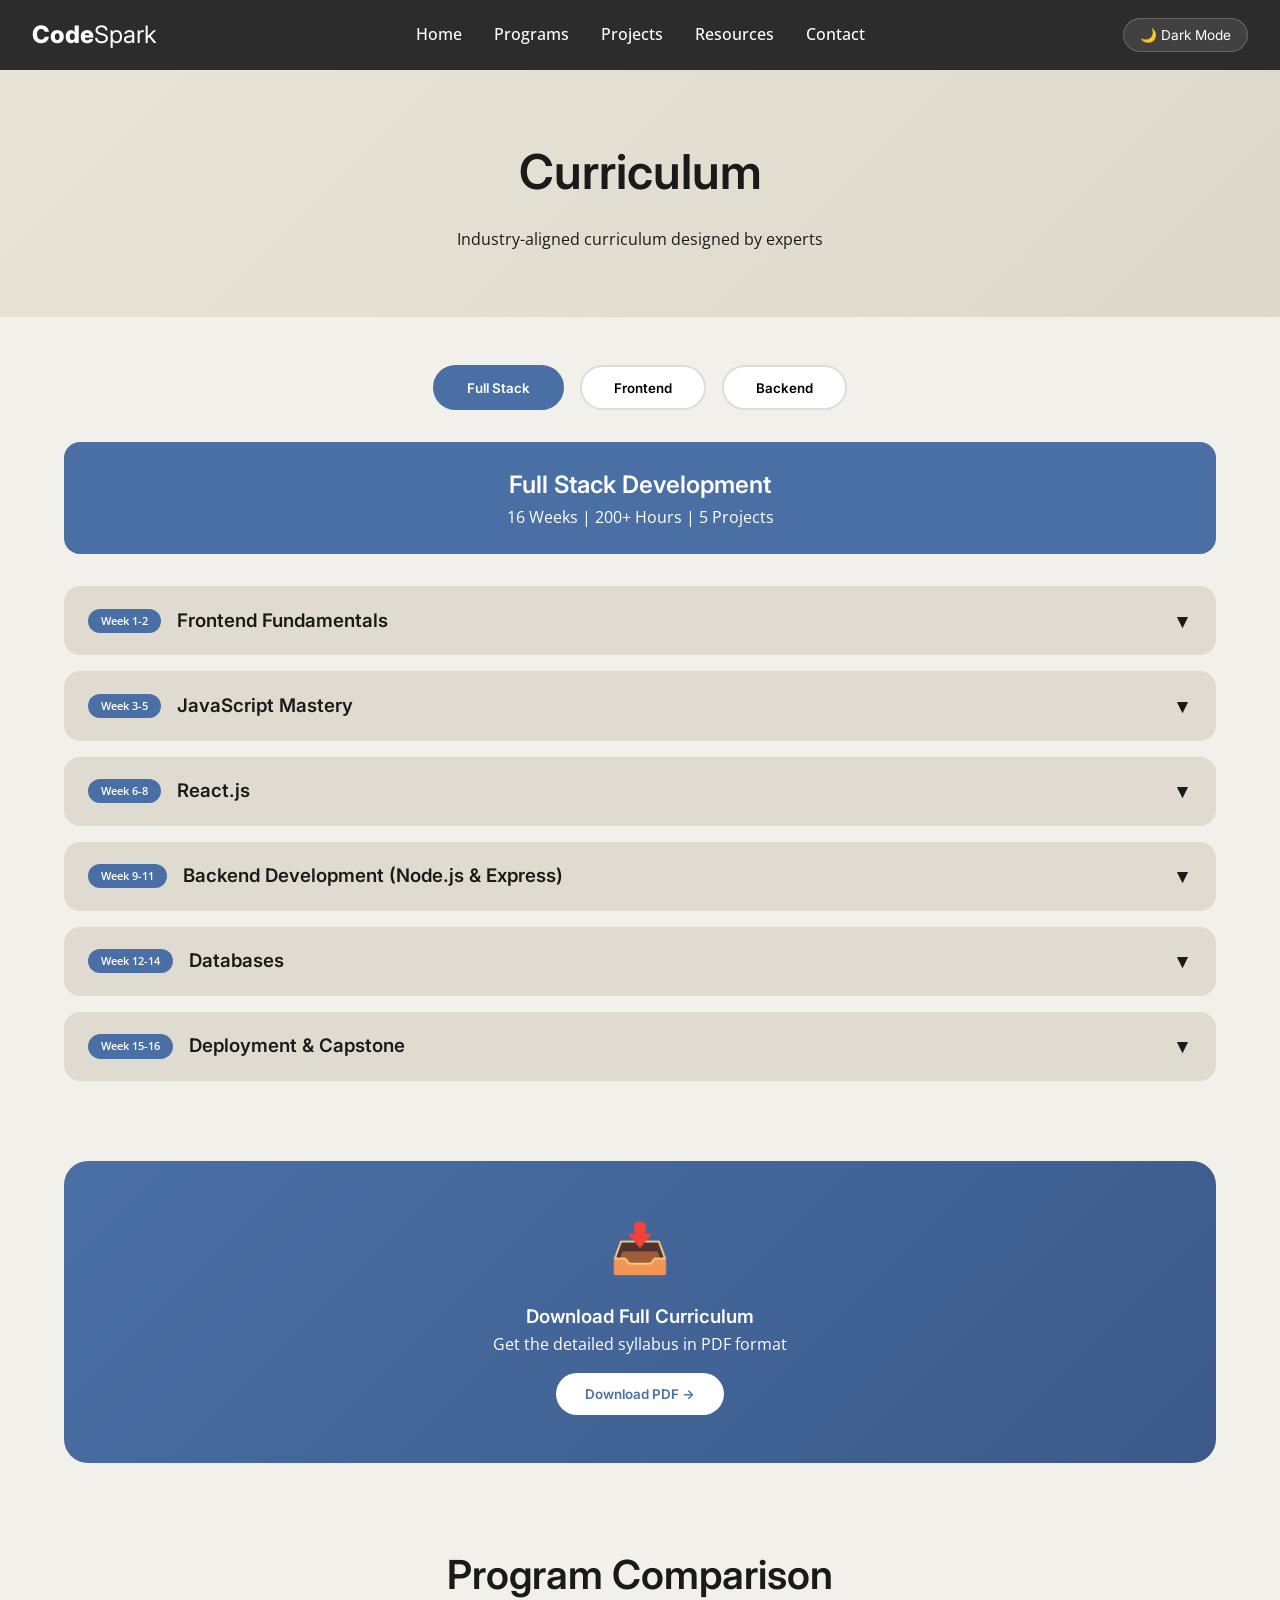
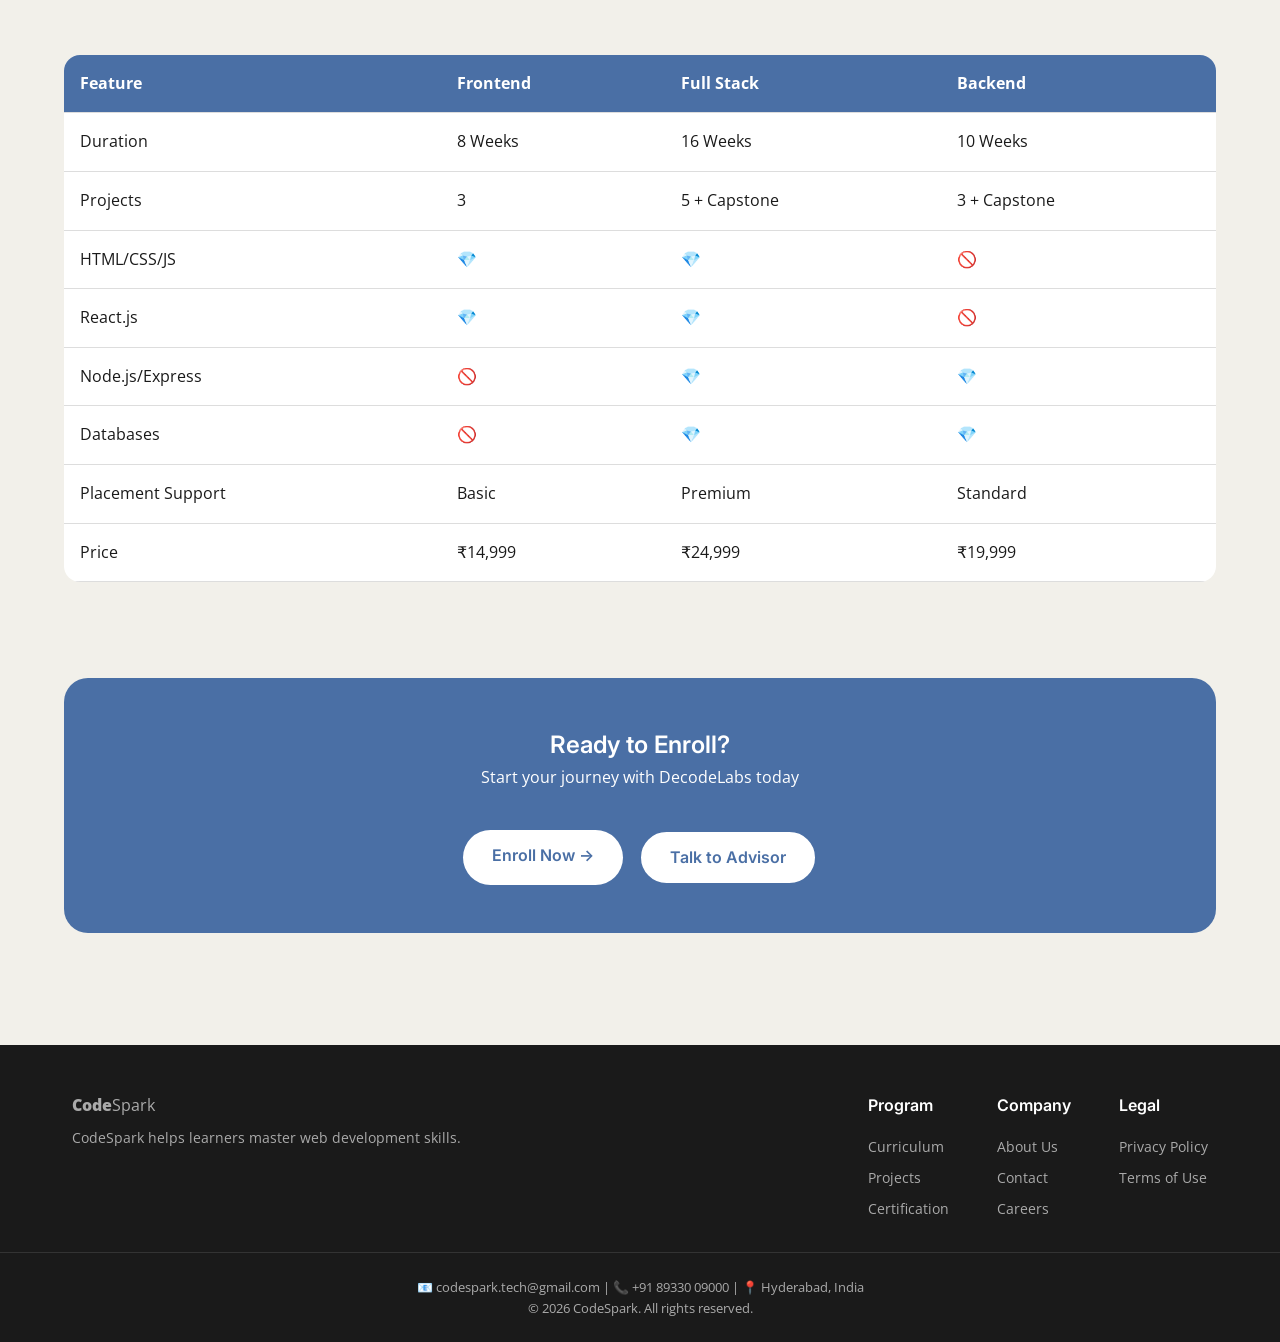
<file: curriculum.html>
<!DOCTYPE html>
<html lang="en">
<head>
  <meta charset="UTF-8">
  <meta name="viewport" content="width=device-width, initial-scale=1.0">
  <title>CodeSpark | Curriculum</title>
  <link rel="stylesheet" href="style.css">
  <link href="https://fonts.googleapis.com/css2?family=Inter:wght@300;400;600;700;800&family=Open+Sans:wght@400;600&display=swap" rel="stylesheet">
</head>
<body>

  <header>
    <nav>
      <div class="logo">
        <span class="logo-bold">Code</span>Spark
      </div>
      <ul class="nav-links">
        <li><a href="index.html">Home</a></li>
        <li><a href="programs.html">Programs</a></li>
        <li><a href="projects.html">Projects</a></li>
        <li><a href="resources.html">Resources</a></li>
        <li><a href="contact.html">Contact</a></li>
      </ul>
      <button class="dark-mode-btn" id="themeToggle">🌙 Dark Mode</button>
    </nav>
  </header>

  <main>
    <!-- Page Header -->
    <section class="page-header">
      <div class="container">
        <h1>Curriculum</h1>
        <p>Industry-aligned curriculum designed by experts</p>
      </div>
    </section>

    <!-- Program Tabs -->
    <section class="curriculum-tabs">
      <div class="container">
        <div class="tab-buttons">
          <button class="tab-btn active" data-tab="fullstack">Full Stack</button>
          <button class="tab-btn" data-tab="frontend">Frontend</button>
          <button class="tab-btn" data-tab="backend">Backend</button>
        </div>

        <!-- Full Stack Curriculum -->
        <div id="fullstack" class="tab-content active">
          <div class="curriculum-overview">
            <h2>Full Stack Development</h2>
            <p>16 Weeks | 200+ Hours | 5 Projects</p>
          </div>
          
          <div class="curriculum-modules">
            <div class="module">
              <div class="module-header">
                <span class="module-week">Week 1-2</span>
                <h3>Frontend Fundamentals</h3>
                <span class="module-toggle">▼</span>
              </div>
              <div class="module-content">
                <ul>
                  <li>HTML5 Semantic Elements & Accessibility</li>
                  <li>CSS3: Flexbox, Grid, Animations</li>
                  <li>Responsive Design & Mobile-First Approach</li>
                  <li>CSS Preprocessors (SASS/SCSS)</li>
                  <li><strong>Project:</strong> Portfolio Website</li>
                </ul>
              </div>
            </div>
            
            <div class="module">
              <div class="module-header">
                <span class="module-week">Week 3-5</span>
                <h3>JavaScript Mastery</h3>
                <span class="module-toggle">▼</span>
              </div>
              <div class="module-content">
                <ul>
                  <li>ES6+ Features (Arrow functions, Destructuring, Spread)</li>
                  <li>DOM Manipulation & Events</li>
                  <li>Async JavaScript: Promises, Async/Await, Fetch API</li>
                  <li>Error Handling & Debugging</li>
                  <li><strong>Project:</strong> Interactive Dashboard</li>
                </ul>
              </div>
            </div>
            
            <div class="module">
              <div class="module-header">
                <span class="module-week">Week 6-8</span>
                <h3>React.js</h3>
                <span class="module-toggle">▼</span>
              </div>
              <div class="module-content">
                <ul>
                  <li>Components, Props, State, Hooks</li>
                  <li>React Router for Navigation</li>
                  <li>Context API & State Management</li>
                  <li>API Integration in React</li>
                  <li><strong>Project:</strong> E-commerce Frontend</li>
                </ul>
              </div>
            </div>
            
            <div class="module">
              <div class="module-header">
                <span class="module-week">Week 9-11</span>
                <h3>Backend Development (Node.js & Express)</h3>
                <span class="module-toggle">▼</span>
              </div>
              <div class="module-content">
                <ul>
                  <li>Node.js Runtime & NPM</li>
                  <li>Express.js Framework & Routing</li>
                  <li>RESTful API Design</li>
                  <li>Authentication (JWT, OAuth)</li>
                  <li><strong>Project:</strong> REST API for Task Manager</li>
                </ul>
              </div>
            </div>
            
            <div class="module">
              <div class="module-header">
                <span class="module-week">Week 12-14</span>
                <h3>Databases</h3>
                <span class="module-toggle">▼</span>
              </div>
              <div class="module-content">
                <ul>
                  <li>MongoDB: Schema Design, CRUD, Aggregation</li>
                  <li>Mongoose ODM</li>
                  <li>PostgreSQL Basics</li>
                  <li>Database Relationships</li>
                  <li><strong>Project:</strong> Blog Platform with Database</li>
                </ul>
              </div>
            </div>
            
            <div class="module">
              <div class="module-header">
                <span class="module-week">Week 15-16</span>
                <h3>Deployment & Capstone</h3>
                <span class="module-toggle">▼</span>
              </div>
              <div class="module-content">
                <ul>
                  <li>Git & GitHub Workflow</li>
                  <li>Deployment: Vercel, Render, AWS Basics</li>
                  <li>Environment Variables & Security</li>
                  <li>Performance Optimization</li>
                  <li><strong>Capstone:</strong> Full Stack Application</li>
                </ul>
              </div>
            </div>
          </div>
        </div>

        <!-- Frontend Curriculum -->
        <div id="frontend" class="tab-content">
          <div class="curriculum-overview">
            <h2>Frontend Mastery</h2>
            <p>8 Weeks | 100+ Hours | 3 Projects</p>
          </div>
          
          <div class="curriculum-modules">
            <div class="module">
              <div class="module-header">
                <span class="module-week">Week 1-2</span>
                <h3>HTML5 & CSS3 Foundation</h3>
                <span class="module-toggle">▼</span>
              </div>
              <div class="module-content">
                <ul>
                  <li>Semantic HTML & SEO Best Practices</li>
                  <li>CSS Selectors, Box Model, Positioning</li>
                  <li>Flexbox & Grid Mastery</li>
                  <li>Responsive Design & Media Queries</li>
                  <li><strong>Project:</strong> Landing Page</li>
                </ul>
              </div>
            </div>
            
            <div class="module">
              <div class="module-header">
                <span class="module-week">Week 3-5</span>
                <h3>Advanced CSS & Frameworks</h3>
                <span class="module-toggle">▼</span>
              </div>
              <div class="module-content">
                <ul>
                  <li>CSS Animations & Transitions</li>
                  <li>Tailwind CSS Framework</li>
                  <li>CSS Variables & Modern Features</li>
                  <li>Cross-browser Compatibility</li>
                  <li><strong>Project:</strong> Animated Portfolio</li>
                </ul>
              </div>
            </div>
            
            <div class="module">
              <div class="module-header">
                <span class="module-week">Week 6-8</span>
                <h3>JavaScript & React Basics</h3>
                <span class="module-toggle">▼</span>
              </div>
              <div class="module-content">
                <ul>
                  <li>JavaScript ES6+ Essentials</li>
                  <li>DOM Manipulation & Events</li>
                  <li>Introduction to React</li>
                  <li>Building Interactive Components</li>
                  <li><strong>Capstone:</strong> Weather App</li>
                </ul>
              </div>
            </div>
          </div>
        </div>

        <!-- Backend Curriculum -->
        <div id="backend" class="tab-content">
          <div class="curriculum-overview">
            <h2>Backend Engineering</h2>
            <p>10 Weeks | 120+ Hours | 3 Projects</p>
          </div>
          
          <div class="curriculum-modules">
            <div class="module">
              <div class="module-header">
                <span class="module-week">Week 1-2</span>
                <h3>Node.js Fundamentals</h3>
                <span class="module-toggle">▼</span>
              </div>
              <div class="module-content">
                <ul>
                  <li>Node.js Architecture & Event Loop</li>
                  <li>NPM & Module System</li>
                  <li>File System & Streams</li>
                  <li>HTTP Module & Creating Servers</li>
                  <li><strong>Project:</strong> CLI Tool</li>
                </ul>
              </div>
            </div>
            
            <div class="module">
              <div class="module-header">
                <span class="module-week">Week 3-5</span>
                <h3>Express.js & API Development</h3>
                <span class="module-toggle">▼</span>
              </div>
              <div class="module-content">
                <ul>
                  <li>Express.js Routing & Middleware</li>
                  <li>RESTful API Design Principles</li>
                  <li>Request Validation & Error Handling</li>
                  <li>API Documentation (Swagger)</li>
                  <li><strong>Project:</strong> User Management API</li>
                </ul>
              </div>
            </div>
            
            <div class="module">
              <div class="module-header">
                <span class="module-week">Week 6-8</span>
                <h3>Databases & Authentication</h3>
                <span class="module-toggle">▼</span>
              </div>
              <div class="module-content">
                <ul>
                  <li>MongoDB & Mongoose</li>
                  <li>PostgreSQL & SQL Queries</li>
                  <li>JWT Authentication & Authorization</li>
                  <li>Password Hashing (bcrypt)</li>
                  <li><strong>Project:</strong> Authentication System</li>
                </ul>
              </div>
            </div>
            
            <div class="module">
              <div class="module-header">
                <span class="module-week">Week 9-10</span>
                <h3>Security & Deployment</h3>
                <span class="module-toggle">▼</span>
              </div>
              <div class="module-content">
                <ul>
                  <li>Security Best Practices (Helmet, CORS, Rate Limiting)</li>
                  <li>Environment Variables & Config</li>
                  <li>Deployment on Render / Railway</li>
                  <li>Monitoring & Logging</li>
                  <li><strong>Capstone:</strong> Production-Ready API</li>
                </ul>
              </div>
            </div>
          </div>
        </div>
      </div>
    </section>

    <!-- Download Curriculum -->
    <section class="download-curriculum">
      <div class="container">
        <div class="download-card">
          <span class="download-icon">📥</span>
          <h3>Download Full Curriculum</h3>
          <p>Get the detailed syllabus in PDF format</p>
          <button class="btn btn-primary" id="downloadCurriculumBtn">Download PDF →</button>
        </div>
      </div>
    </section>

    <!-- Comparison Table -->
    <section class="comparison">
      <div class="container">
        <div class="section-header">
          <h2>Program Comparison</h2>
        </div>
        <div class="comparison-table-wrapper">
          <table class="comparison-table">
            <thead>
              <tr><th>Feature</th><th>Frontend</th><th>Full Stack</th><th>Backend</th></tr>
            </thead>
            <tbody>
              <tr><td>Duration</td><td>8 Weeks</td><td>16 Weeks</td><td>10 Weeks</td></tr>
              <tr><td>Projects</td><td>3</td><td>5 + Capstone</td><td>3 + Capstone</td></tr>
              <tr><td>HTML/CSS/JS</td><td>💎</td><td>💎</td><td>🚫</td></tr>
              <tr><td>React.js</td><td>💎</td><td>💎</td><td>🚫</td></tr>
              <tr><td>Node.js/Express</td><td>🚫</td><td>💎</td><td>💎</td></tr>
              <tr><td>Databases</td><td>🚫</td><td>💎</td><td>💎</td></tr>
              <tr><td>Placement Support</td><td>Basic</td><td>Premium</td><td>Standard</td></tr>
              <tr><td>Price</td><td>₹14,999</td><td>₹24,999</td><td>₹19,999</td></tr> 
            </tbody>
          </table>
        </div>
      </div>
    </section>

    <!-- CTA -->
    <section class="curriculum-cta">
      <div class="container">
        <div class="cta-box">
          <h2>Ready to Enroll?</h2>
          <p>Start your journey with DecodeLabs today</p>
          <div class="cta-buttons">
            <a href="enrollment.html" class="btn btn-primary">Enroll Now →</a>
            <a href="contact.html" class="btn btn-secondary">Talk to Advisor</a>
          </div>
        </div>
      </div>
    </section>
  </main>

  <footer>
    <div class="footer-content">
      <div class="footer-logo">
        <span class="logo-bold">Code</span>Spark
        <p>CodeSpark helps learners master web development skills.</p>
      </div>
      <div class="footer-links">
        <div class="link-column">
          <h4>Program</h4>
          <a href="curriculum.html">Curriculum</a>
          <a href="projects.html">Projects</a>
          <a href="certification.html">Certification</a>
        </div>
        <div class="link-column">
          <h4>Company</h4>
          <a href="about.html">About Us</a>
          <a href="contact.html">Contact</a>
          <a href="careers.html">Careers</a>
        </div>
        <div class="link-column">
          <h4>Legal</h4>
          <a href="privacy-policy.html">Privacy Policy</a>
          <a href="terms-of-use.html">Terms of Use</a>
        </div>
      </div>
    </div>
    <div class="footer-bottom">
      <p>📧 codespark.tech@gmail.com | 📞 +91 89330 09000 | 📍 Hyderabad, India</p>
      <p>© 2026 CodeSpark. All rights reserved.</p>
    </div>
  </footer>

  <script src="script.js"></script>
</body>
</html>
</file>
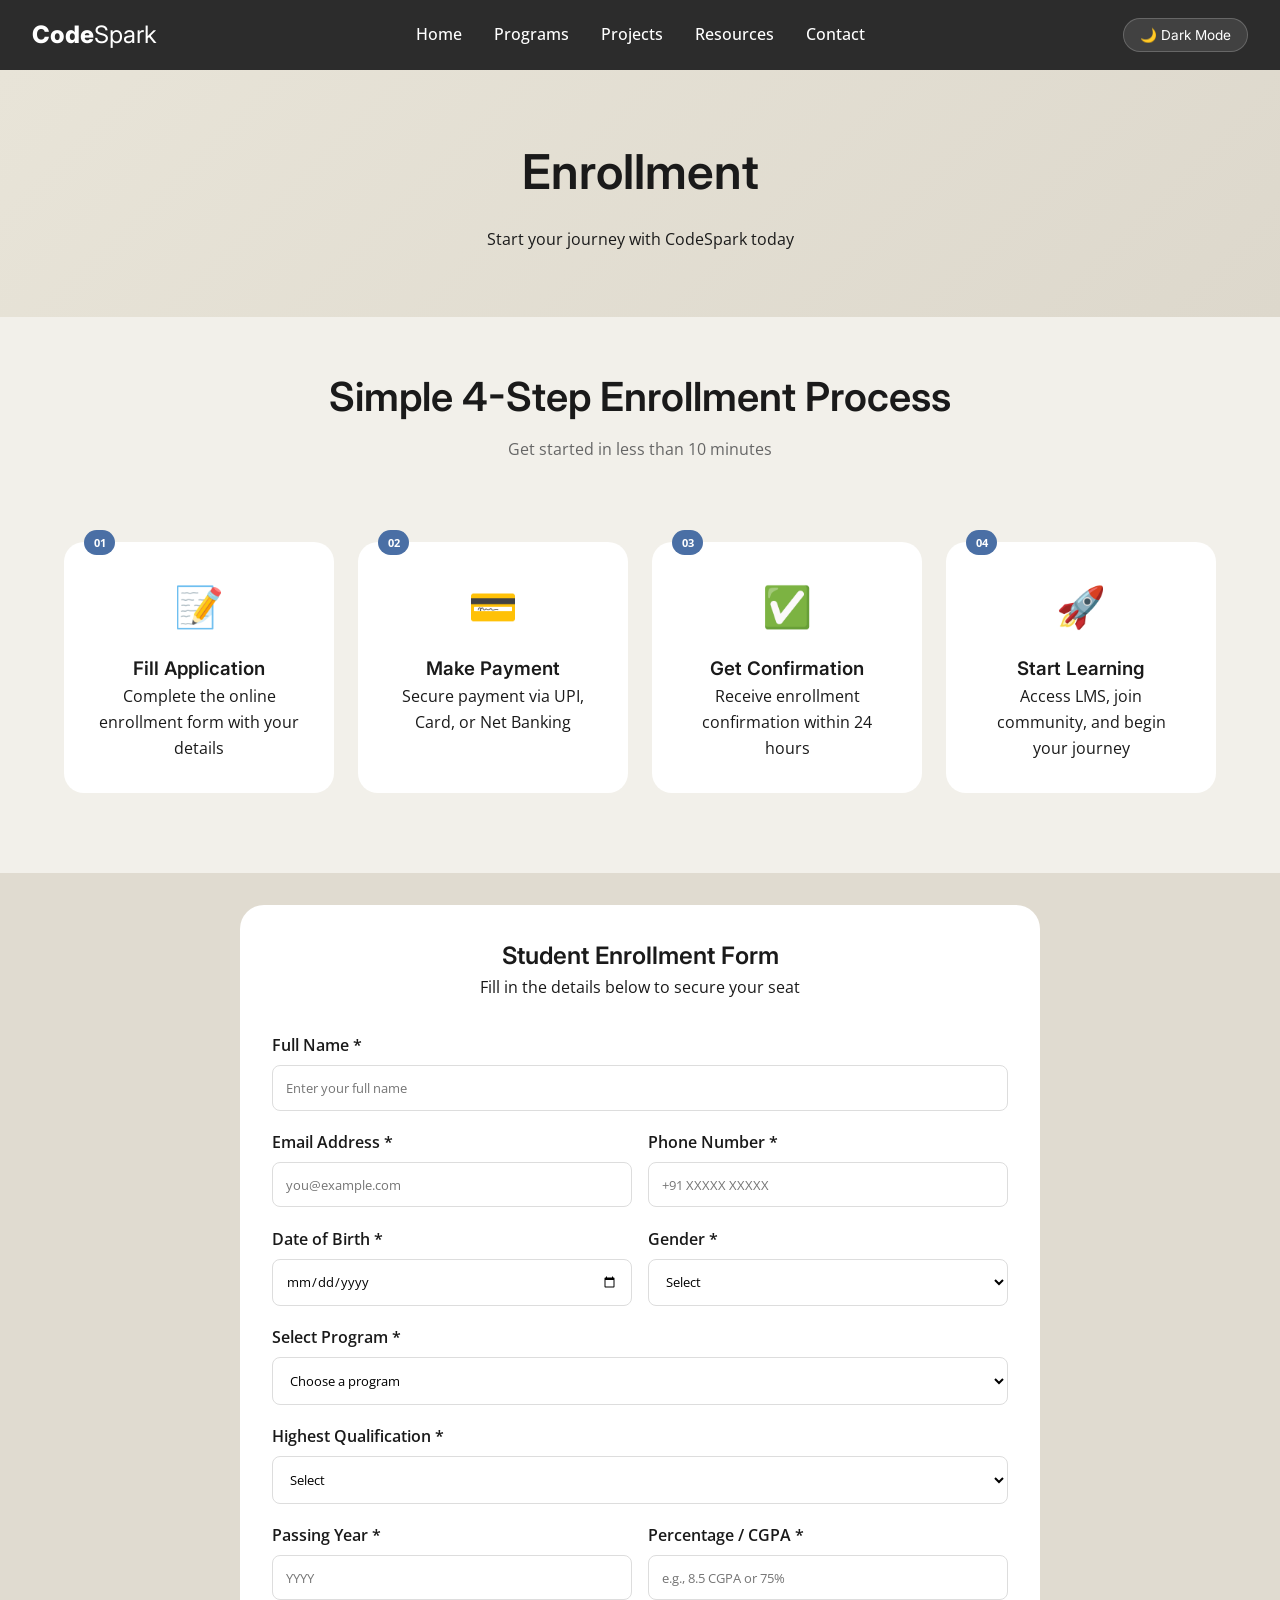
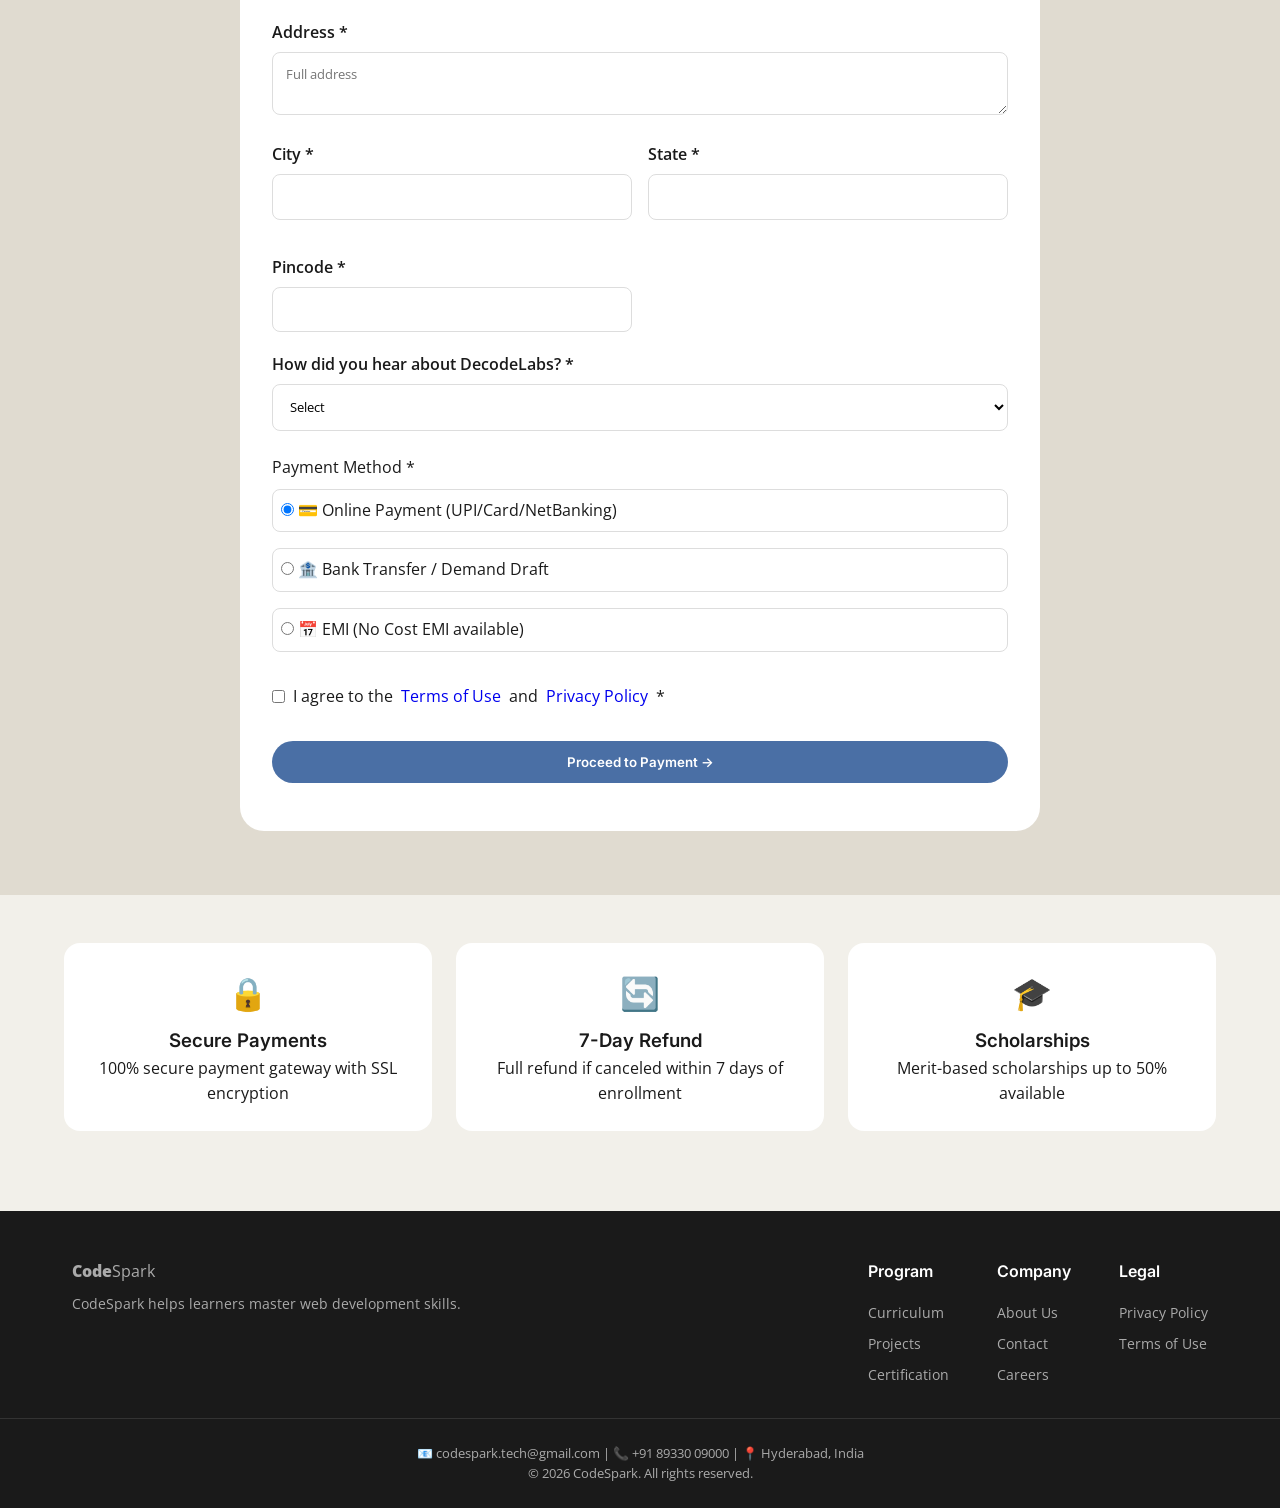
<file: enrollment.html>
<!DOCTYPE html>
<html lang="en">
<head>
  <meta charset="UTF-8">
  <meta name="viewport" content="width=device-width, initial-scale=1.0">
  <title>CodeSpark | Enrollment</title>
  <link rel="stylesheet" href="style.css">
  <link href="https://fonts.googleapis.com/css2?family=Inter:wght@300;400;600;700;800&family=Open+Sans:wght@400;600&display=swap" rel="stylesheet">
</head>
<body>

  <header>
    <nav>
      <div class="logo">
        <span class="logo-bold">Code</span>Spark
      </div>
      <ul class="nav-links">
        <li><a href="index.html">Home</a></li>
        <li><a href="programs.html">Programs</a></li>
        <li><a href="projects.html">Projects</a></li>
        <li><a href="resources.html">Resources</a></li>
        <li><a href="contact.html">Contact</a></li>
      </ul>
      <button class="dark-mode-btn" id="themeToggle">🌙 Dark Mode</button>
    </nav>
  </header>

  <main>
    <!-- Page Header -->
    <section class="page-header">
      <div class="container">
        <h1>Enrollment</h1>
        <p>Start your journey with CodeSpark today</p>
      </div>
    </section>

    <!-- Enrollment Steps -->
    <section class="enrollment-steps">
      <div class="container">
        <div class="section-header">
          <h2>Simple 4-Step Enrollment Process</h2>
          <p>Get started in less than 10 minutes</p>
        </div>
        <div class="steps-container">
          <div class="step-card">
            <div class="step-num">01</div>
            <div class="step-icon">📝</div>
            <h3>Fill Application</h3>
            <p>Complete the online enrollment form with your details</p>
          </div>
          <div class="step-card">
            <div class="step-num">02</div>
            <div class="step-icon">💳</div>
            <h3>Make Payment</h3>
            <p>Secure payment via UPI, Card, or Net Banking</p>
          </div>
          <div class="step-card">
            <div class="step-num">03</div>
            <div class="step-icon">✅</div>
            <h3>Get Confirmation</h3>
            <p>Receive enrollment confirmation within 24 hours</p>
          </div>
          <div class="step-card">
            <div class="step-num">04</div>
            <div class="step-icon">🚀</div>
            <h3>Start Learning</h3>
            <p>Access LMS, join community, and begin your journey</p>
          </div>
        </div>
      </div>
    </section>

    <!-- Enrollment Form -->
    <section class="enrollment-form-section">
      <div class="container">
        <div class="form-wrapper">
          <div class="form-header">
            <h2>Student Enrollment Form</h2>
            <p>Fill in the details below to secure your seat</p>
          </div>
          
          <form id="enrollmentForm">
            <!-- Personal Information -->
            <div class="form-group">
              <label>Full Name *</label>
              <input type="text" id="enrollName" placeholder="Enter your full name" required>
            </div>
            
            <div class="form-row">
              <div class="form-group">
                <label>Email Address *</label>
                <input type="email" id="enrollEmail" placeholder="you@example.com" required>
              </div>
              <div class="form-group">
                <label>Phone Number *</label>
                <input type="tel" id="enrollPhone" placeholder="+91 XXXXX XXXXX" required>
              </div>
            </div>
            
            <div class="form-row">
              <div class="form-group">
                <label>Date of Birth *</label>
                <input type="date" id="enrollDob" required>
              </div>
              <div class="form-group">
                <label>Gender *</label>
                <select id="enrollGender" required>
                  <option value="">Select</option>
                  <option value="male">Male</option>
                  <option value="female">Female</option>
                  <option value="other">Other</option>
                  <option value="prefer-not">Prefer not to say</option>
                </select>
              </div>
            </div>
            
            <!-- Program Selection -->
            <div class="form-group">
              <label>Select Program *</label>
              <select id="enrollProgram" required>
                <option value="">Choose a program</option>
                <option value="fullstack">Full Stack Development (16 Weeks) - ₹24,999</option>
                <option value="frontend">Frontend Mastery (8 Weeks) - ₹14,999</option>
                <option value="backend">Backend Engineering (10 Weeks) - ₹19,999</option>
              </select>
            </div>
            
            <!-- Education Details -->
            <div class="form-group">
              <label>Highest Qualification *</label>
              <select id="enrollQualification" required>
                <option value="">Select</option>
                <option value="btech">B.Tech / B.E</option>
                <option value="bca">BCA</option>
                <option value="mca">MCA</option>
                <option value="msc">M.Sc (CS/IT)</option>
                <option value="diploma">Diploma</option>
                <option value="other">Other</option>
              </select>
            </div>
            
            <div class="form-row">
              <div class="form-group">
                <label>Passing Year *</label>
                <input type="number" id="enrollYear" placeholder="YYYY" min="2020" max="2026" required>
              </div>
              <div class="form-group">
                <label>Percentage / CGPA *</label>
                <input type="text" id="enrollPercentage" placeholder="e.g., 8.5 CGPA or 75%" required>
              </div>
            </div>
            
            <!-- Address -->
            <div class="form-group">
              <label>Address *</label>
              <textarea id="enrollAddress" rows="2" placeholder="Full address" required></textarea>
            </div>
            
            <div class="form-row">
              <div class="form-group">
                <label>City *</label>
                <input type="text" id="enrollCity" required>
              </div>
              <div class="form-group">
                <label>State *</label>
                <input type="text" id="enrollState" required>
              </div>
              <div class="form-group">
                <label>Pincode *</label>
                <input type="text" id="enrollPincode" required>
              </div>
            </div>
            
            <!-- How did you hear -->
            <div class="form-group">
              <label>How did you hear about DecodeLabs? *</label>
              <select id="enrollSource" required>
                <option value="">Select</option>
                <option value="google">Google Search</option>
                <option value="instagram">Instagram</option>
                <option value="linkedin">LinkedIn</option>
                <option value="youtube">YouTube</option>
                <option value="friend">Friend/Family</option>
                <option value="other">Other</option>
              </select>
            </div>
            
            <!-- Payment Options -->
            <div class="payment-options">
              <label>Payment Method *</label>
              <div class="payment-methods">
                <label class="payment-option">
                  <input type="radio" name="paymentMethod" value="online" checked>
                  <span>💳 Online Payment (UPI/Card/NetBanking)</span>
                </label>
                <label class="payment-option">
                  <input type="radio" name="paymentMethod" value="offline">
                  <span>🏦 Bank Transfer / Demand Draft</span>
                </label>
                <label class="payment-option">
                  <input type="radio" name="paymentMethod" value="emi">
                  <span>📅 EMI (No Cost EMI available)</span>
                </label>
              </div>
            </div>
            
            <!-- Terms -->
            <label class="checkbox-label">
              <input type="checkbox" id="enrollTerms" required>
              I agree to the <a href="terms-of-use.html">Terms of Use</a> and <a href="privacy-policy.html">Privacy Policy</a> *
            </label>
            
            <button type="submit" class="btn btn-primary submit-enroll">Proceed to Payment →</button>
            <p id="enrollStatus" class="form-status"></p>
          </form>
        </div>
      </div>
    </section>

    <!-- Payment Info -->
    <section class="payment-info">
      <div class="container">
        <div class="info-cards">
          <div class="info-card">
            <span class="info-icon">🔒</span>
            <h3>Secure Payments</h3>
            <p>100% secure payment gateway with SSL encryption</p>
          </div>
          <div class="info-card">
            <span class="info-icon">🔄</span>
            <h3>7-Day Refund</h3>
            <p>Full refund if canceled within 7 days of enrollment</p>
          </div>
          <div class="info-card">
            <span class="info-icon">🎓</span>
            <h3>Scholarships</h3>
            <p>Merit-based scholarships up to 50% available</p>
          </div>
        </div>
      </div>
    </section>
  </main>

  <footer>
    <div class="footer-content">
      <div class="footer-logo">
        <span class="logo-bold">Code</span>Spark
        <p>CodeSpark helps learners master web development skills.</p> 
      </div>
      <div class="footer-links">
        <div class="link-column">
          <h4>Program</h4>
          <a href="curriculum.html">Curriculum</a>
          <a href="projects.html">Projects</a>
          <a href="certification.html">Certification</a>
        </div>
        <div class="link-column">
          <h4>Company</h4>
          <a href="about.html">About Us</a>
          <a href="contact.html">Contact</a>
          <a href="careers.html">Careers</a>
        </div>
        <div class="link-column">
          <h4>Legal</h4>
          <a href="privacy-policy.html">Privacy Policy</a>
          <a href="terms-of-use.html">Terms of Use</a>
        </div>
      </div>
    </div>
    <div class="footer-bottom">
      <p>📧 codespark.tech@gmail.com | 📞 +91 89330 09000 | 📍 Hyderabad, India</p>
      <p>© 2026 CodeSpark. All rights reserved.</p>
    </div>
  </footer>

  <script src="script.js"></script>
</body>
</html>
</file>
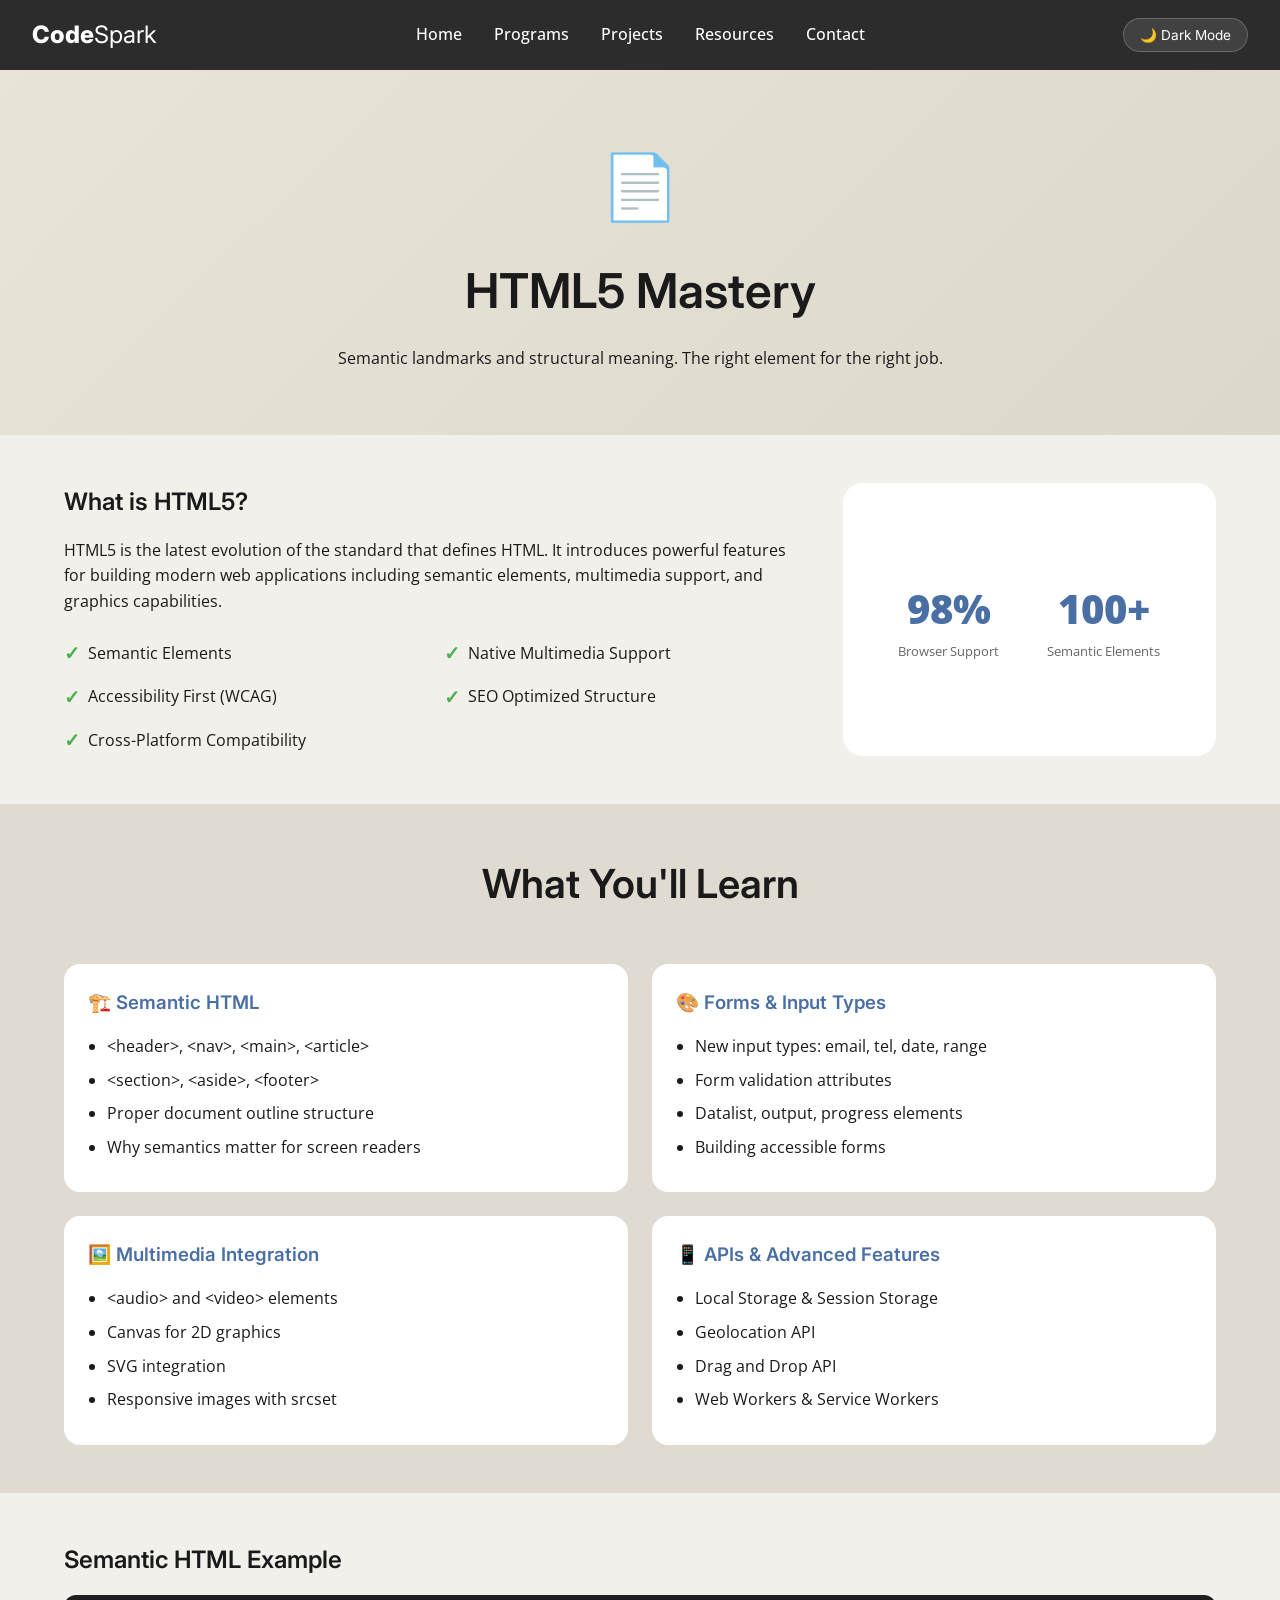
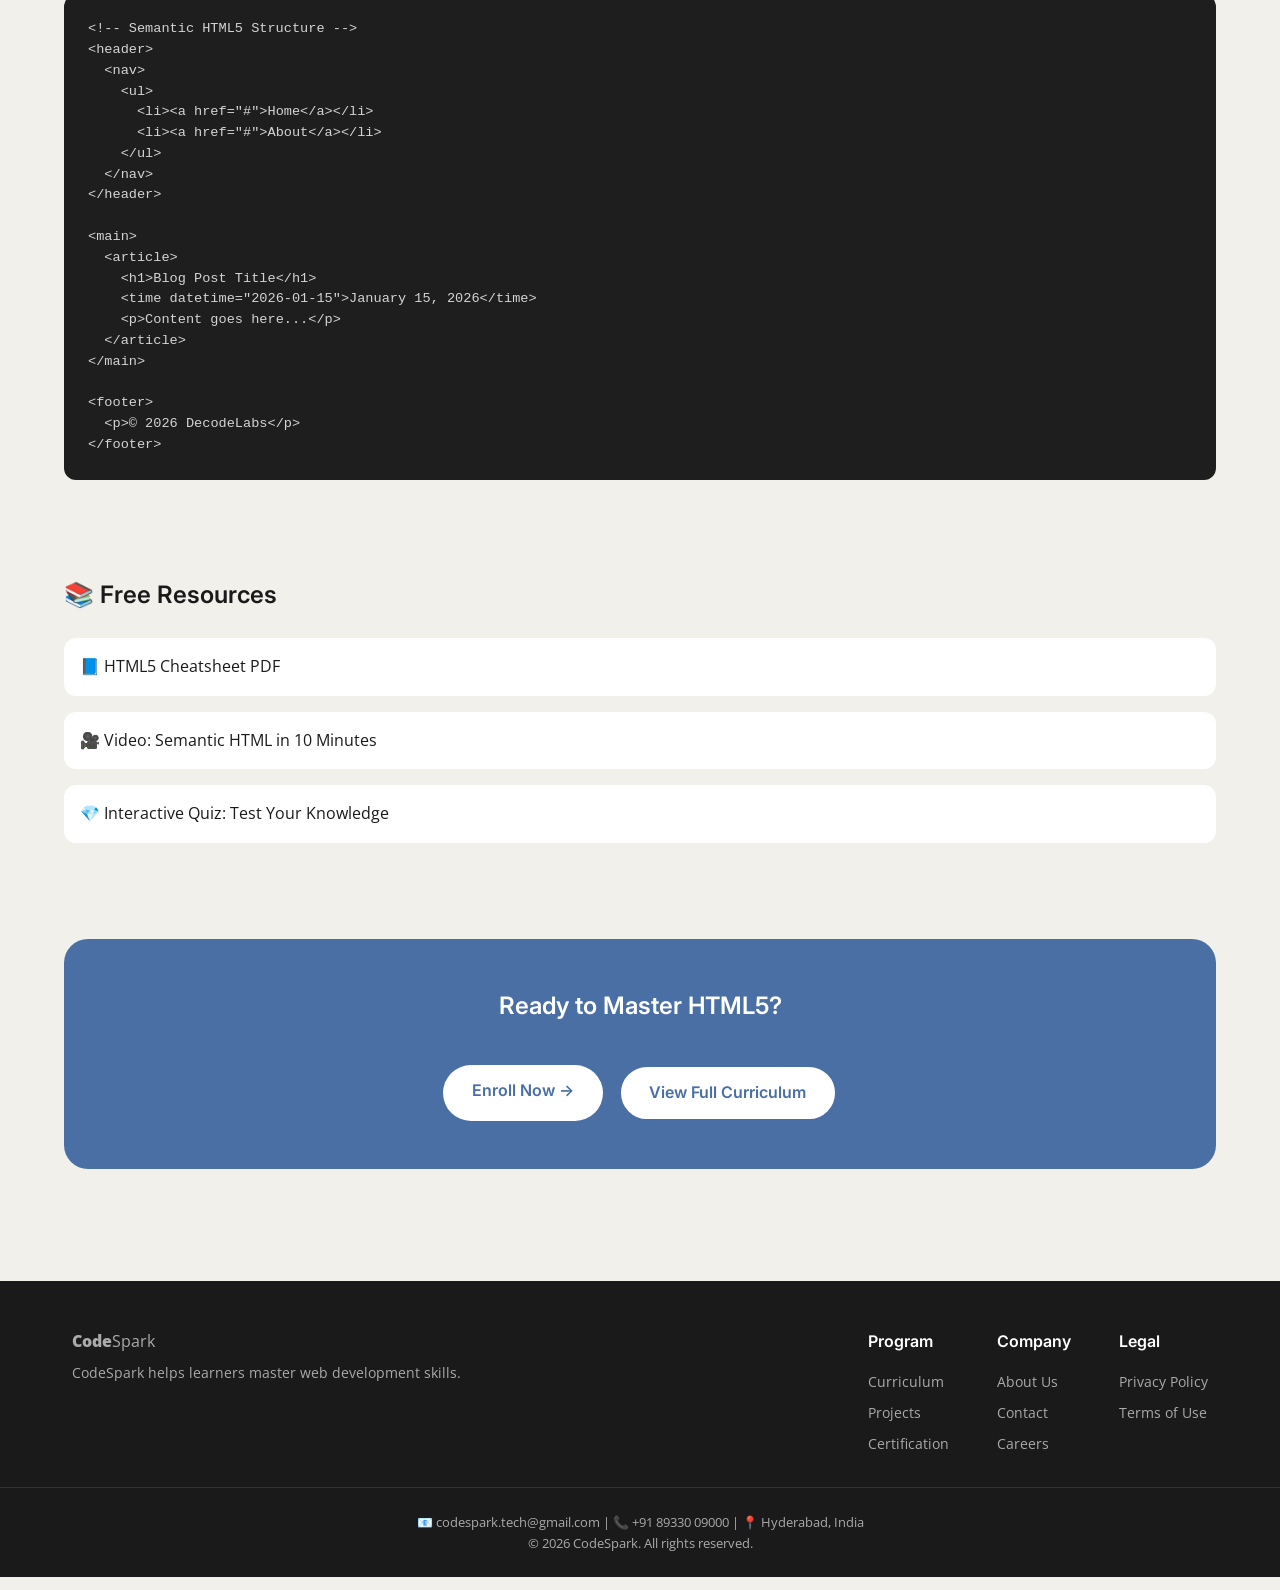
<file: html5-details.html>
<!DOCTYPE html>
<html lang="en">
<head>
  <meta charset="UTF-8">
  <meta name="viewport" content="width=device-width, initial-scale=1.0">
  <title>CodeSpark | HTML5 Deep Dive</title>
  <link rel="stylesheet" href="style.css">
  <link href="https://fonts.googleapis.com/css2?family=Inter:wght@300;400;600;700;800&family=Open+Sans:wght@400;600&display=swap" rel="stylesheet">
</head>
<body>

  <header>
    <nav>
      <div class="logo">
        <span class="logo-bold">Code</span>Spark
      </div>
      <ul class="nav-links">
        <li><a href="index.html">Home</a></li>
        <li><a href="programs.html">Programs</a></li>
        <li><a href="projects.html">Projects</a></li>
        <li><a href="resources.html">Resources</a></li>
        <li><a href="contact.html">Contact</a></li>
      </ul>
      <button class="dark-mode-btn" id="themeToggle">🌙 Dark Mode</button>
    </nav>
  </header>

  <main>
    <!-- Page Header -->
    <section class="page-header">
      <div class="container">
        <div class="tech-icon-large">📄</div>
        <h1>HTML5 Mastery</h1>
        <p>Semantic landmarks and structural meaning. The right element for the right job.</p>
      </div>
    </section>

    <!-- Overview -->
    <section class="tech-overview">
      <div class="container">
        <div class="overview-grid">
          <div class="overview-content">
            <h2>What is HTML5?</h2>
            <p>HTML5 is the latest evolution of the standard that defines HTML. It introduces powerful features for building modern web applications including semantic elements, multimedia support, and graphics capabilities.</p>
            <div class="key-points">
              <div class="point">
                <span class="point-check">✓</span>
                <span>Semantic Elements</span>
              </div>
              <div class="point">
                <span class="point-check">✓</span>
                <span>Native Multimedia Support</span>
              </div>
              <div class="point">
                <span class="point-check">✓</span>
                <span>Accessibility First (WCAG)</span>
              </div>
              <div class="point">
                <span class="point-check">✓</span>
                <span>SEO Optimized Structure</span>
              </div>
              <div class="point">
                <span class="point-check">✓</span>
                <span>Cross-Platform Compatibility</span>
              </div>
            </div>
          </div>
          <div class="overview-stats">
            <div class="stat-circle">
              <div class="stat-number">98%</div>
              <div class="stat-label">Browser Support</div>
            </div>
            <div class="stat-circle">
              <div class="stat-number">100+</div>
              <div class="stat-label">Semantic Elements</div>
            </div>
          </div>
        </div>
      </div>
    </section>

    <!-- Learning Modules -->
    <section class="learning-modules">
      <div class="container">
        <div class="section-header">
          <h2>What You'll Learn</h2>
        </div>
        <div class="modules-grid">
          <div class="module-card">
            <h3>🏗️ Semantic HTML</h3>
            <ul>
              <li>&lt;header&gt;, &lt;nav&gt;, &lt;main&gt;, &lt;article&gt;</li>
              <li>&lt;section&gt;, &lt;aside&gt;, &lt;footer&gt;</li>
              <li>Proper document outline structure</li>
              <li>Why semantics matter for screen readers</li>
            </ul>
          </div>
          <div class="module-card">
            <h3>🎨 Forms & Input Types</h3>
            <ul>
              <li>New input types: email, tel, date, range</li>
              <li>Form validation attributes</li>
              <li>Datalist, output, progress elements</li>
              <li>Building accessible forms</li>
            </ul>
          </div>
          <div class="module-card">
            <h3>🖼️ Multimedia Integration</h3>
            <ul>
              <li>&lt;audio&gt; and &lt;video&gt; elements</li>
              <li>Canvas for 2D graphics</li>
              <li>SVG integration</li>
              <li>Responsive images with srcset</li>
            </ul>
          </div>
          <div class="module-card">
            <h3>📱 APIs & Advanced Features</h3>
            <ul>
              <li>Local Storage & Session Storage</li>
              <li>Geolocation API</li>
              <li>Drag and Drop API</li>
              <li>Web Workers & Service Workers</li>
            </ul>
          </div>
        </div>
      </div>
    </section>

    <!-- Code Example -->
    <section class="code-example">
      <div class="container">
        <h2>Semantic HTML Example</h2>
        <div class="code-block">
          <pre><code>&lt;!-- Semantic HTML5 Structure --&gt;
&lt;header&gt;
  &lt;nav&gt;
    &lt;ul&gt;
      &lt;li&gt;&lt;a href="#"&gt;Home&lt;/a&gt;&lt;/li&gt;
      &lt;li&gt;&lt;a href="#"&gt;About&lt;/a&gt;&lt;/li&gt;
    &lt;/ul&gt;
  &lt;/nav&gt;
&lt;/header&gt;

&lt;main&gt;
  &lt;article&gt;
    &lt;h1&gt;Blog Post Title&lt;/h1&gt;
    &lt;time datetime="2026-01-15"&gt;January 15, 2026&lt;/time&gt;
    &lt;p&gt;Content goes here...&lt;/p&gt;
  &lt;/article&gt;
&lt;/main&gt;

&lt;footer&gt;
  &lt;p&gt;&copy; 2026 DecodeLabs&lt;/p&gt;
&lt;/footer&gt;</code></pre>
        </div>
      </div>
    </section>

    <!-- Resources -->
    <section class="resources-section">
      <div class="container">
        <h2>📚 Free Resources</h2>
        <div class="resource-links">
          <a href="#" class="resource-link">📘 HTML5 Cheatsheet PDF</a>
          <a href="#" class="resource-link">🎥 Video: Semantic HTML in 10 Minutes</a>
          <a href="#" class="resource-link">💎 Interactive Quiz: Test Your Knowledge</a>
        </div>
      </div>
    </section>

    <!-- CTA -->
    <section class="tech-cta">
      <div class="container">
        <div class="cta-box">
          <h2>Ready to Master HTML5?</h2>
          <div class="cta-buttons">
            <a href="enrollment.html" class="btn btn-primary">Enroll Now →</a>
            <a href="curriculum.html" class="btn btn-secondary">View Full Curriculum</a>
          </div>
        </div>
      </div>
    </section>
  </main>

  <footer>
    <div class="footer-content">
      <div class="footer-logo">
        <span class="logo-bold">Code</span>Spark
        <p>CodeSpark helps learners master web development skills.</p> 
      </div>
      <div class="footer-links">
        <div class="link-column">
          <h4>Program</h4>
          <a href="curriculum.html">Curriculum</a>
          <a href="projects.html">Projects</a>
          <a href="certification.html">Certification</a>
        </div>
        <div class="link-column">
          <h4>Company</h4>
          <a href="about.html">About Us</a>
          <a href="contact.html">Contact</a>
          <a href="careers.html">Careers</a>
        </div>
        <div class="link-column">
          <h4>Legal</h4>
          <a href="privacy-policy.html">Privacy Policy</a>
          <a href="terms-of-use.html">Terms of Use</a>
        </div>
      </div>
    </div>
    <div class="footer-bottom">
      <p>📧 codespark.tech@gmail.com | 📞 +91 89330 09000 | 📍 Hyderabad, India</p>
      <p>© 2026 CodeSpark. All rights reserved.</p>
    </div>
  </footer>

  <script src="script.js"></script>
</body>
</html>
</file>
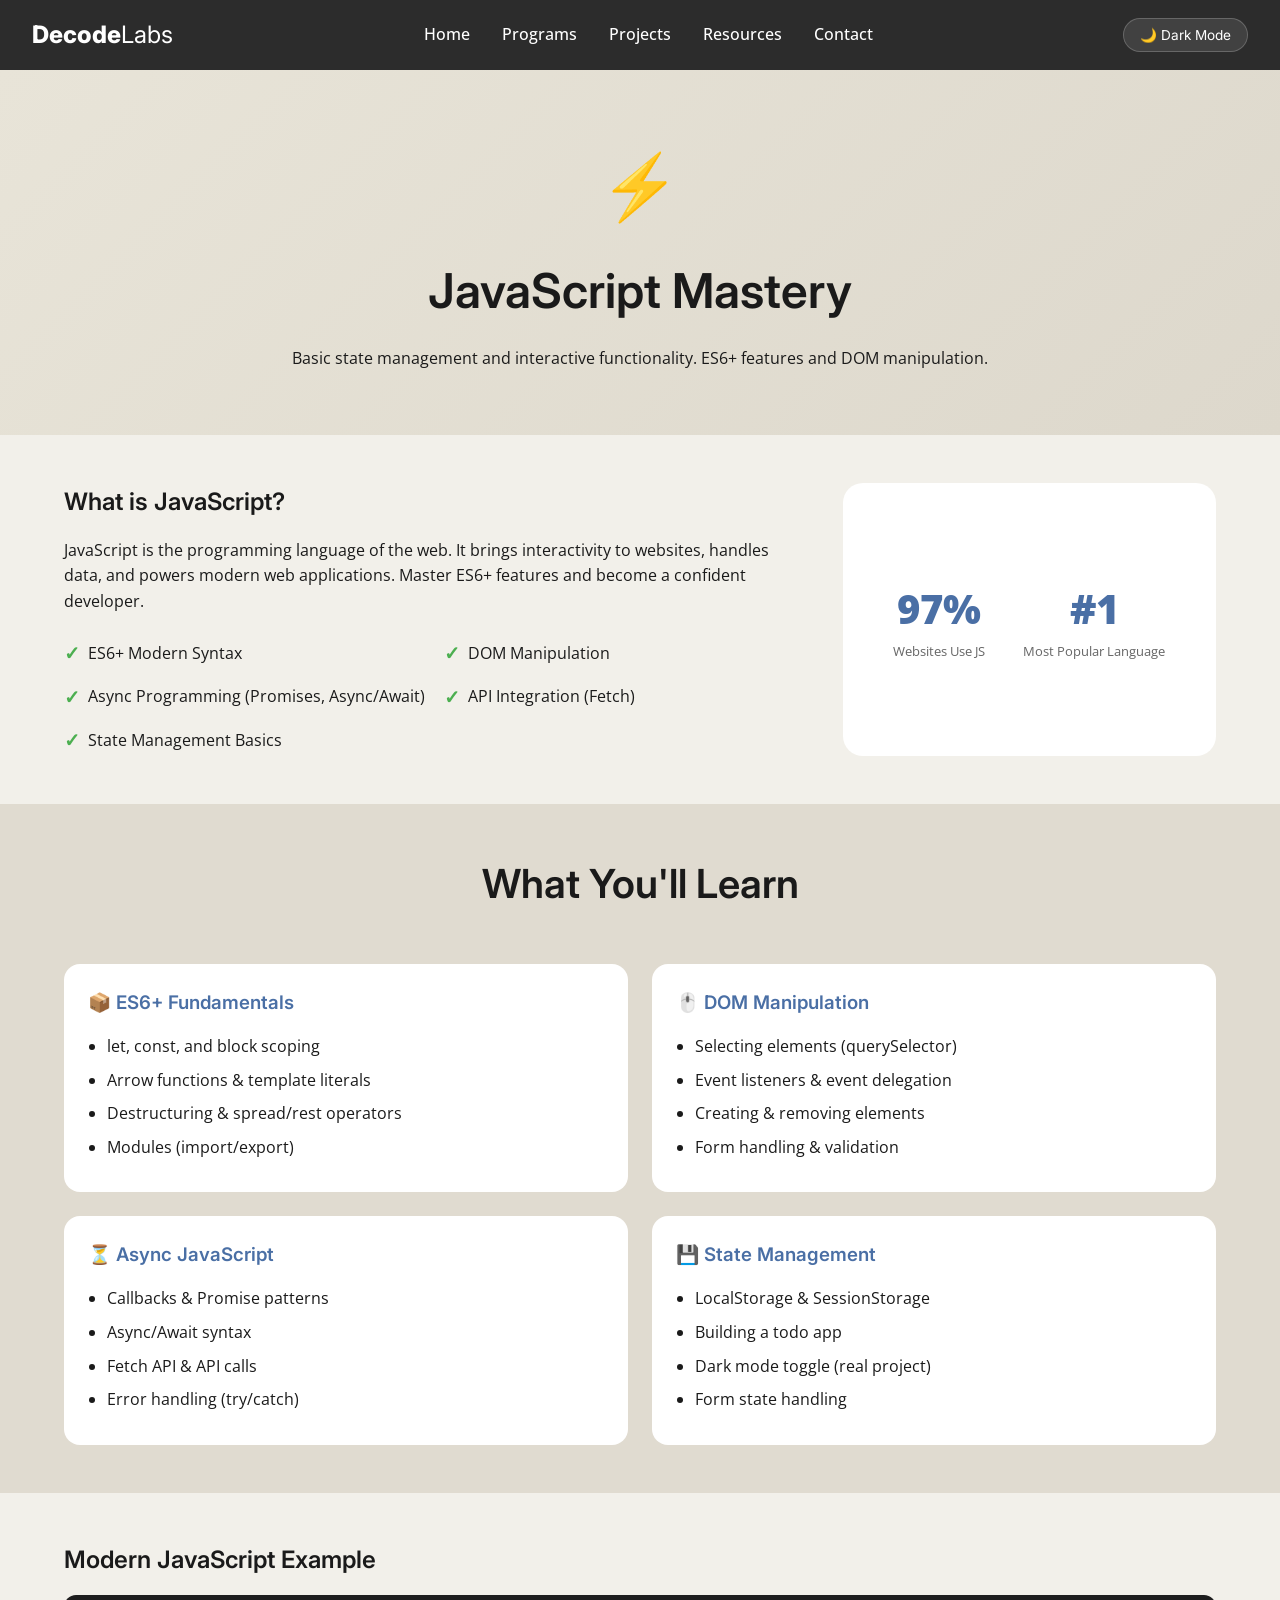
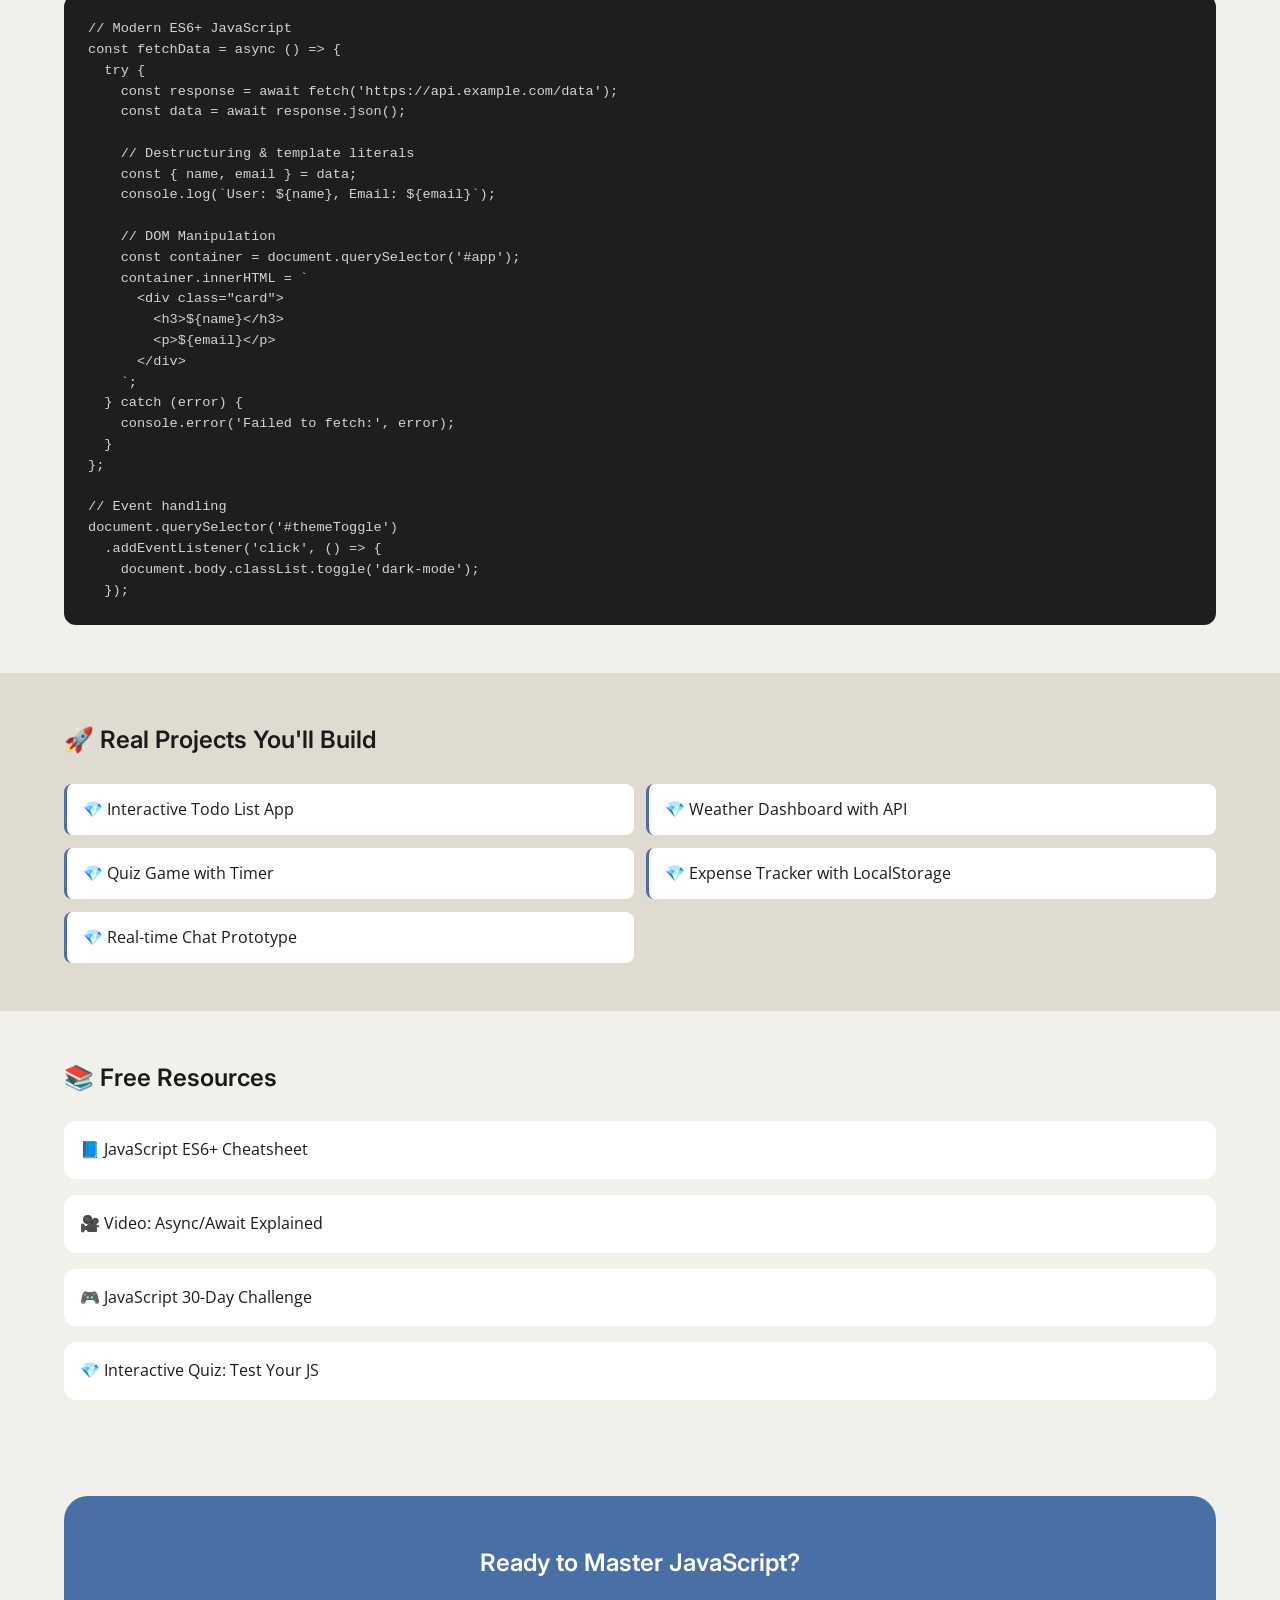
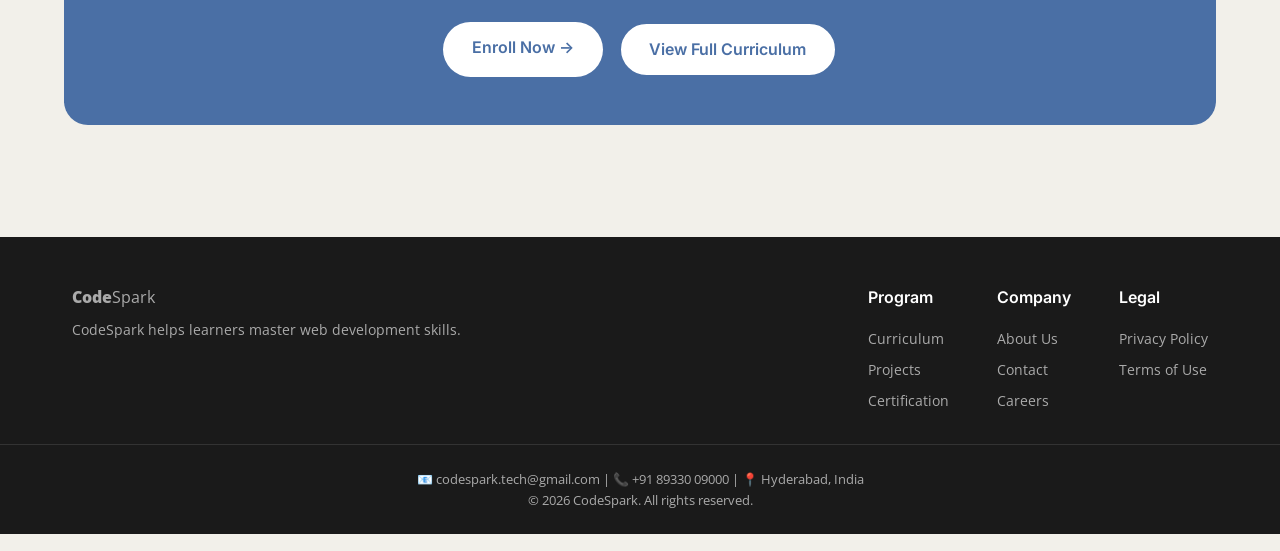
<file: javascript-details.html>
<!DOCTYPE html>
<html lang="en">
<head>
  <meta charset="UTF-8">
  <meta name="viewport" content="width=device-width, initial-scale=1.0">
  <title>CodeSpark | JavaScript Deep Dive</title>
  <link rel="stylesheet" href="style.css">
  <link href="https://fonts.googleapis.com/css2?family=Inter:wght@300;400;600;700;800&family=Open+Sans:wght@400;600&display=swap" rel="stylesheet">
</head>
<body>

  <header>
    <nav>
      <div class="logo">
        <span class="logo-bold">Decode</span>Labs
      </div>
      <ul class="nav-links">
        <li><a href="index.html">Home</a></li>
        <li><a href="programs.html">Programs</a></li>
        <li><a href="projects.html">Projects</a></li>
        <li><a href="resources.html">Resources</a></li>
        <li><a href="contact.html">Contact</a></li>
      </ul>
      <button class="dark-mode-btn" id="themeToggle">🌙 Dark Mode</button>
    </nav>
  </header>

  <main>
    <!-- Page Header -->
    <section class="page-header">
      <div class="container">
        <div class="tech-icon-large">⚡</div>
        <h1>JavaScript Mastery</h1>
        <p>Basic state management and interactive functionality. ES6+ features and DOM manipulation.</p>
      </div>
    </section>

    <!-- Overview -->
    <section class="tech-overview">
      <div class="container">
        <div class="overview-grid">
          <div class="overview-content">
            <h2>What is JavaScript?</h2>
            <p>JavaScript is the programming language of the web. It brings interactivity to websites, handles data, and powers modern web applications. Master ES6+ features and become a confident developer.</p>
            <div class="key-points">
              <div class="point"><span class="point-check">✓</span><span>ES6+ Modern Syntax</span></div>
              <div class="point"><span class="point-check">✓</span><span>DOM Manipulation</span></div>
              <div class="point"><span class="point-check">✓</span><span>Async Programming (Promises, Async/Await)</span></div>
              <div class="point"><span class="point-check">✓</span><span>API Integration (Fetch)</span></div>
              <div class="point"><span class="point-check">✓</span><span>State Management Basics</span></div>
            </div>
          </div>
          <div class="overview-stats">
            <div class="stat-circle">
              <div class="stat-number">97%</div>
              <div class="stat-label">Websites Use JS</div>
            </div>
            <div class="stat-circle">
              <div class="stat-number">#1</div>
              <div class="stat-label">Most Popular Language</div>
            </div>
          </div>
        </div>
      </div>
    </section>

    <!-- Learning Modules -->
    <section class="learning-modules">
      <div class="container">
        <div class="section-header">
          <h2>What You'll Learn</h2>
        </div>
        <div class="modules-grid">
          <div class="module-card">
            <h3>📦 ES6+ Fundamentals</h3>
            <ul>
              <li>let, const, and block scoping</li>
              <li>Arrow functions & template literals</li>
              <li>Destructuring & spread/rest operators</li>
              <li>Modules (import/export)</li>
            </ul>
          </div>
          <div class="module-card">
            <h3>🖱️ DOM Manipulation</h3>
            <ul>
              <li>Selecting elements (querySelector)</li>
              <li>Event listeners & event delegation</li>
              <li>Creating & removing elements</li>
              <li>Form handling & validation</li>
            </ul>
          </div>
          <div class="module-card">
            <h3>⏳ Async JavaScript</h3>
            <ul>
              <li>Callbacks & Promise patterns</li>
              <li>Async/Await syntax</li>
              <li>Fetch API & API calls</li>
              <li>Error handling (try/catch)</li>
            </ul>
          </div>
          <div class="module-card">
            <h3>💾 State Management</h3>
            <ul>
              <li>LocalStorage & SessionStorage</li>
              <li>Building a todo app</li>
              <li>Dark mode toggle (real project)</li>
              <li>Form state handling</li>
            </ul>
          </div>
        </div>
      </div>
    </section>

    <!-- Code Example -->
    <section class="code-example">
      <div class="container">
        <h2>Modern JavaScript Example</h2>
        <div class="code-block">
          <pre><code>// Modern ES6+ JavaScript
const fetchData = async () => {
  try {
    const response = await fetch('https://api.example.com/data');
    const data = await response.json();
    
    // Destructuring & template literals
    const { name, email } = data;
    console.log(`User: ${name}, Email: ${email}`);
    
    // DOM Manipulation
    const container = document.querySelector('#app');
    container.innerHTML = `
      &lt;div class="card"&gt;
        &lt;h3&gt;${name}&lt;/h3&gt;
        &lt;p&gt;${email}&lt;/p&gt;
      &lt;/div&gt;
    `;
  } catch (error) {
    console.error('Failed to fetch:', error);
  }
};

// Event handling
document.querySelector('#themeToggle')
  .addEventListener('click', () => {
    document.body.classList.toggle('dark-mode');
  });</code></pre>
        </div>
      </div>
    </section>

    <!-- Projects You'll Build -->
    <section class="projects-showcase">
      <div class="container">
        <h2>🚀 Real Projects You'll Build</h2>
        <div class="project-list">
          <div class="project-item">💎 Interactive Todo List App</div>
          <div class="project-item">💎 Weather Dashboard with API</div>
          <div class="project-item">💎 Quiz Game with Timer</div>
          <div class="project-item">💎 Expense Tracker with LocalStorage</div>
          <div class="project-item">💎 Real-time Chat Prototype</div>
        </div>
      </div>
    </section>

    <!-- Resources -->
    <section class="resources-section">
      <div class="container">
        <h2>📚 Free Resources</h2>
        <div class="resource-links">
          <a href="#" class="resource-link">📘 JavaScript ES6+ Cheatsheet</a>
          <a href="#" class="resource-link">🎥 Video: Async/Await Explained</a>
          <a href="#" class="resource-link">🎮 JavaScript 30-Day Challenge</a>
          <a href="#" class="resource-link">💎 Interactive Quiz: Test Your JS</a>
        </div>
      </div>
    </section>

    <!-- CTA -->
    <section class="tech-cta">
      <div class="container">
        <div class="cta-box">
          <h2>Ready to Master JavaScript?</h2>
          <div class="cta-buttons">
            <a href="enrollment.html" class="btn btn-primary">Enroll Now →</a>
            <a href="curriculum.html" class="btn btn-secondary">View Full Curriculum</a>
          </div>
        </div>
      </div>
    </section>
  </main>

  <footer>
    <div class="footer-content">
      <div class="footer-logo">
        <span class="logo-bold">Code</span>Spark
        <p>CodeSpark helps learners master web development skills.</p> 
      </div>
      <div class="footer-links">
        <div class="link-column">
          <h4>Program</h4>
          <a href="curriculum.html">Curriculum</a>
          <a href="projects.html">Projects</a>
          <a href="certification.html">Certification</a>
        </div>
        <div class="link-column">
          <h4>Company</h4>
          <a href="about.html">About Us</a>
          <a href="contact.html">Contact</a>
          <a href="careers.html">Careers</a>
        </div>
        <div class="link-column">
          <h4>Legal</h4>
          <a href="privacy-policy.html">Privacy Policy</a>
          <a href="terms-of-use.html">Terms of Use</a>
        </div>
      </div>
    </div>
    <div class="footer-bottom">
      <p>📧 codespark.tech@gmail.com | 📞 +91 89330 09000 | 📍 Hyderabad, India</p>
      <p>© 2026 CodeSpark. All rights reserved.</p>
    </div>
  </footer>

  <script src="script.js"></script>
</body>
</html>
</file>
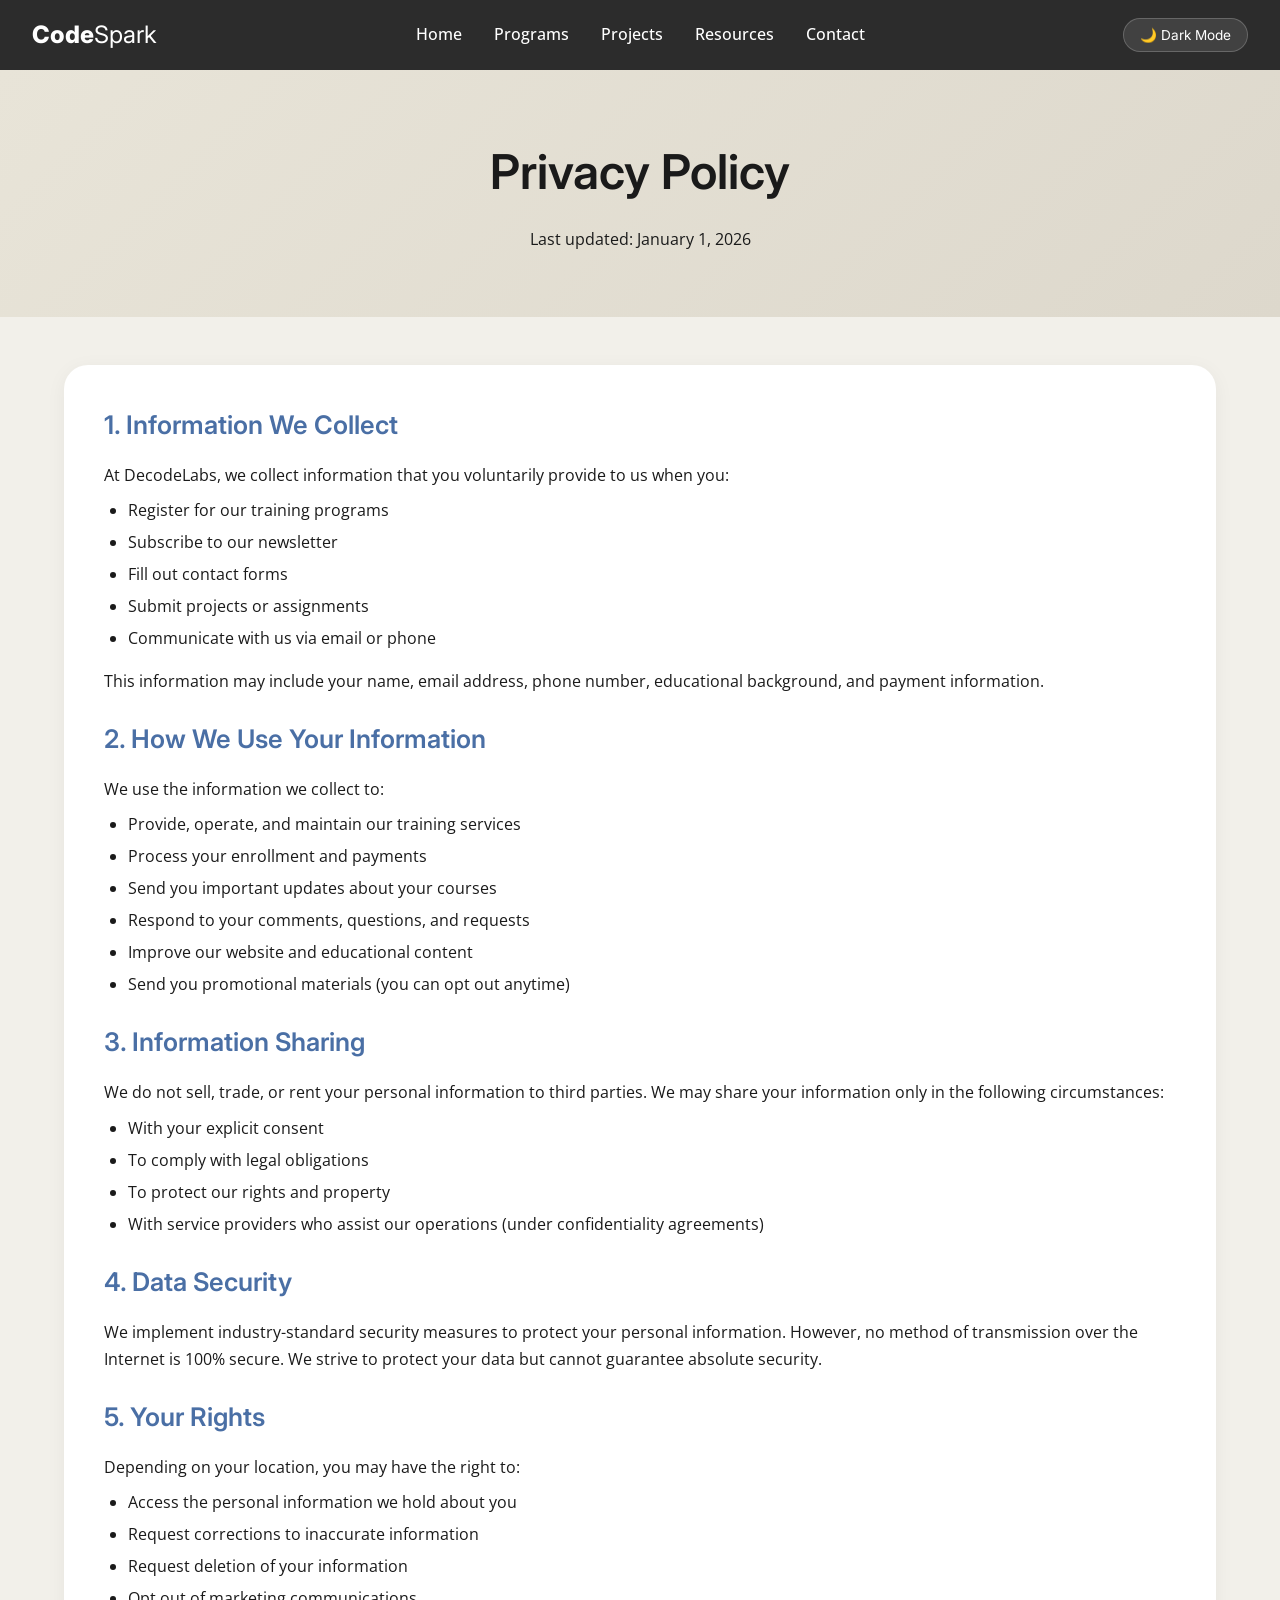
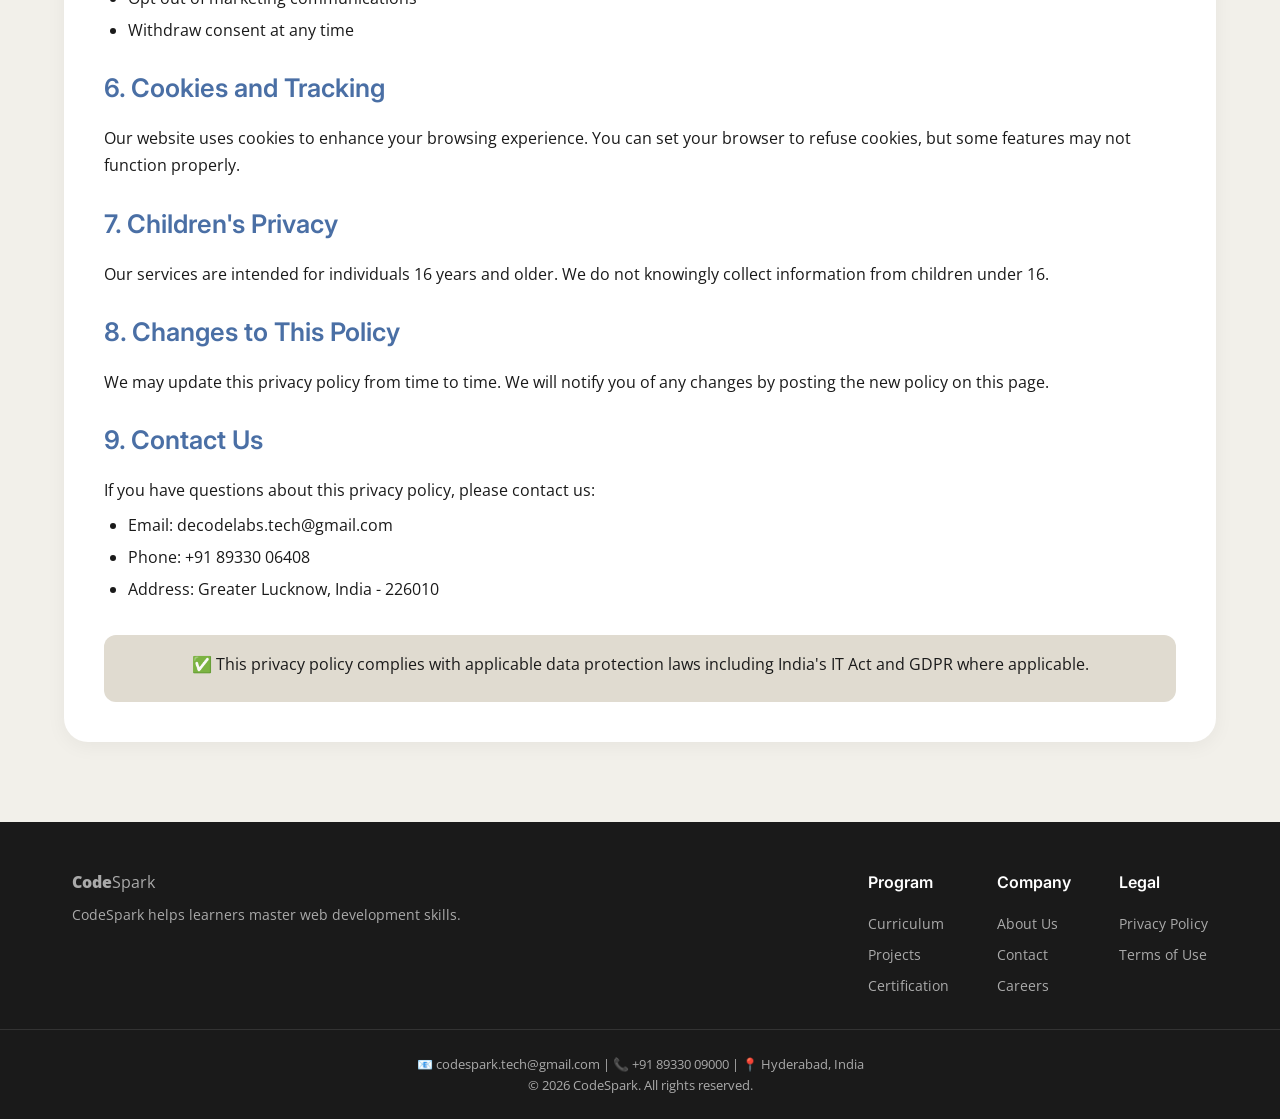
<file: privacy-policy.html>
<!DOCTYPE html>
<html lang="en">
<head>
  <meta charset="UTF-8">
  <meta name="viewport" content="width=device-width, initial-scale=1.0">
  <title>CodeSpark | Privacy Policy</title>
  <link rel="stylesheet" href="style.css">
  <link href="https://fonts.googleapis.com/css2?family=Inter:wght@300;400;600;700;800&family=Open+Sans:wght@400;600&display=swap" rel="stylesheet">
</head>
<body>

  <header>
    <nav>
      <div class="logo">
        <span class="logo-bold">Code</span>Spark 
      </div>
      <ul class="nav-links">
        <li><a href="index.html">Home</a></li>
        <li><a href="programs.html">Programs</a></li>
        <li><a href="projects.html">Projects</a></li>
        <li><a href="resources.html">Resources</a></li>
        <li><a href="contact.html">Contact</a></li>
      </ul>
      <button class="dark-mode-btn" id="themeToggle">🌙 Dark Mode</button>
    </nav>
  </header>

  <main>
    <!-- Page Header -->
    <section class="page-header">
      <div class="container">
        <h1>Privacy Policy</h1>
        <p>Last updated: January 1, 2026</p>
      </div>
    </section>

    <!-- Policy Content -->
    <section class="legal-content">
      <div class="container">
        <div class="legal-card">
          <h2>1. Information We Collect</h2>
          <p>At DecodeLabs, we collect information that you voluntarily provide to us when you:</p>
          <ul>
            <li>Register for our training programs</li>
            <li>Subscribe to our newsletter</li>
            <li>Fill out contact forms</li>
            <li>Submit projects or assignments</li>
            <li>Communicate with us via email or phone</li>
          </ul>
          <p>This information may include your name, email address, phone number, educational background, and payment information.</p>

          <h2>2. How We Use Your Information</h2>
          <p>We use the information we collect to:</p>
          <ul>
            <li>Provide, operate, and maintain our training services</li>
            <li>Process your enrollment and payments</li>
            <li>Send you important updates about your courses</li>
            <li>Respond to your comments, questions, and requests</li>
            <li>Improve our website and educational content</li>
            <li>Send you promotional materials (you can opt out anytime)</li>
          </ul>

          <h2>3. Information Sharing</h2>
          <p>We do not sell, trade, or rent your personal information to third parties. We may share your information only in the following circumstances:</p>
          <ul>
            <li>With your explicit consent</li>
            <li>To comply with legal obligations</li>
            <li>To protect our rights and property</li>
            <li>With service providers who assist our operations (under confidentiality agreements)</li>
          </ul>

          <h2>4. Data Security</h2>
          <p>We implement industry-standard security measures to protect your personal information. However, no method of transmission over the Internet is 100% secure. We strive to protect your data but cannot guarantee absolute security.</p>

          <h2>5. Your Rights</h2>
          <p>Depending on your location, you may have the right to:</p>
          <ul>
            <li>Access the personal information we hold about you</li>
            <li>Request corrections to inaccurate information</li>
            <li>Request deletion of your information</li>
            <li>Opt out of marketing communications</li>
            <li>Withdraw consent at any time</li>
          </ul>

          <h2>6. Cookies and Tracking</h2>
          <p>Our website uses cookies to enhance your browsing experience. You can set your browser to refuse cookies, but some features may not function properly.</p>

          <h2>7. Children's Privacy</h2>
          <p>Our services are intended for individuals 16 years and older. We do not knowingly collect information from children under 16.</p>

          <h2>8. Changes to This Policy</h2>
          <p>We may update this privacy policy from time to time. We will notify you of any changes by posting the new policy on this page.</p>

          <h2>9. Contact Us</h2>
          <p>If you have questions about this privacy policy, please contact us:</p>
          <ul>
            <li>Email: decodelabs.tech@gmail.com</li>
            <li>Phone: +91 89330 06408</li>
            <li>Address: Greater Lucknow, India - 226010</li>
          </ul>

          <div class="legal-update">
            <p>✅ This privacy policy complies with applicable data protection laws including India's IT Act and GDPR where applicable.</p>
          </div>
        </div>
      </div>
    </section>
  </main>

  <footer>
    <div class="footer-content">
      <div class="footer-logo">
        <span class="logo-bold">Code</span>Spark
        <p>CodeSpark helps learners master web development skills.</p>
      </div>
      <div class="footer-links">
        <div class="link-column">
          <h4>Program</h4>
          <a href="programs.html">Curriculum</a>
          <a href="projects.html">Projects</a>
          <a href="#">Certification</a>
        </div>
        <div class="link-column">
          <h4>Company</h4>
          <a href="about.html">About Us</a>
          <a href="contact.html">Contact</a>
          <a href="careers.html">Careers</a>
        </div>
        <div class="link-column">
          <h4>Legal</h4>
          <a href="privacy-policy.html">Privacy Policy</a>
          <a href="terms-of-use.html">Terms of Use</a>
        </div>
      </div>
    </div>
    <div class="footer-bottom">
      <p>📧 codespark.tech@gmail.com | 📞 +91 89330 09000 | 📍 Hyderabad, India</p>
      <p>© 2026 CodeSpark. All rights reserved.</p>
    </div>
  </footer>

  <script src="script.js"></script>
</body>
</html>
</file>
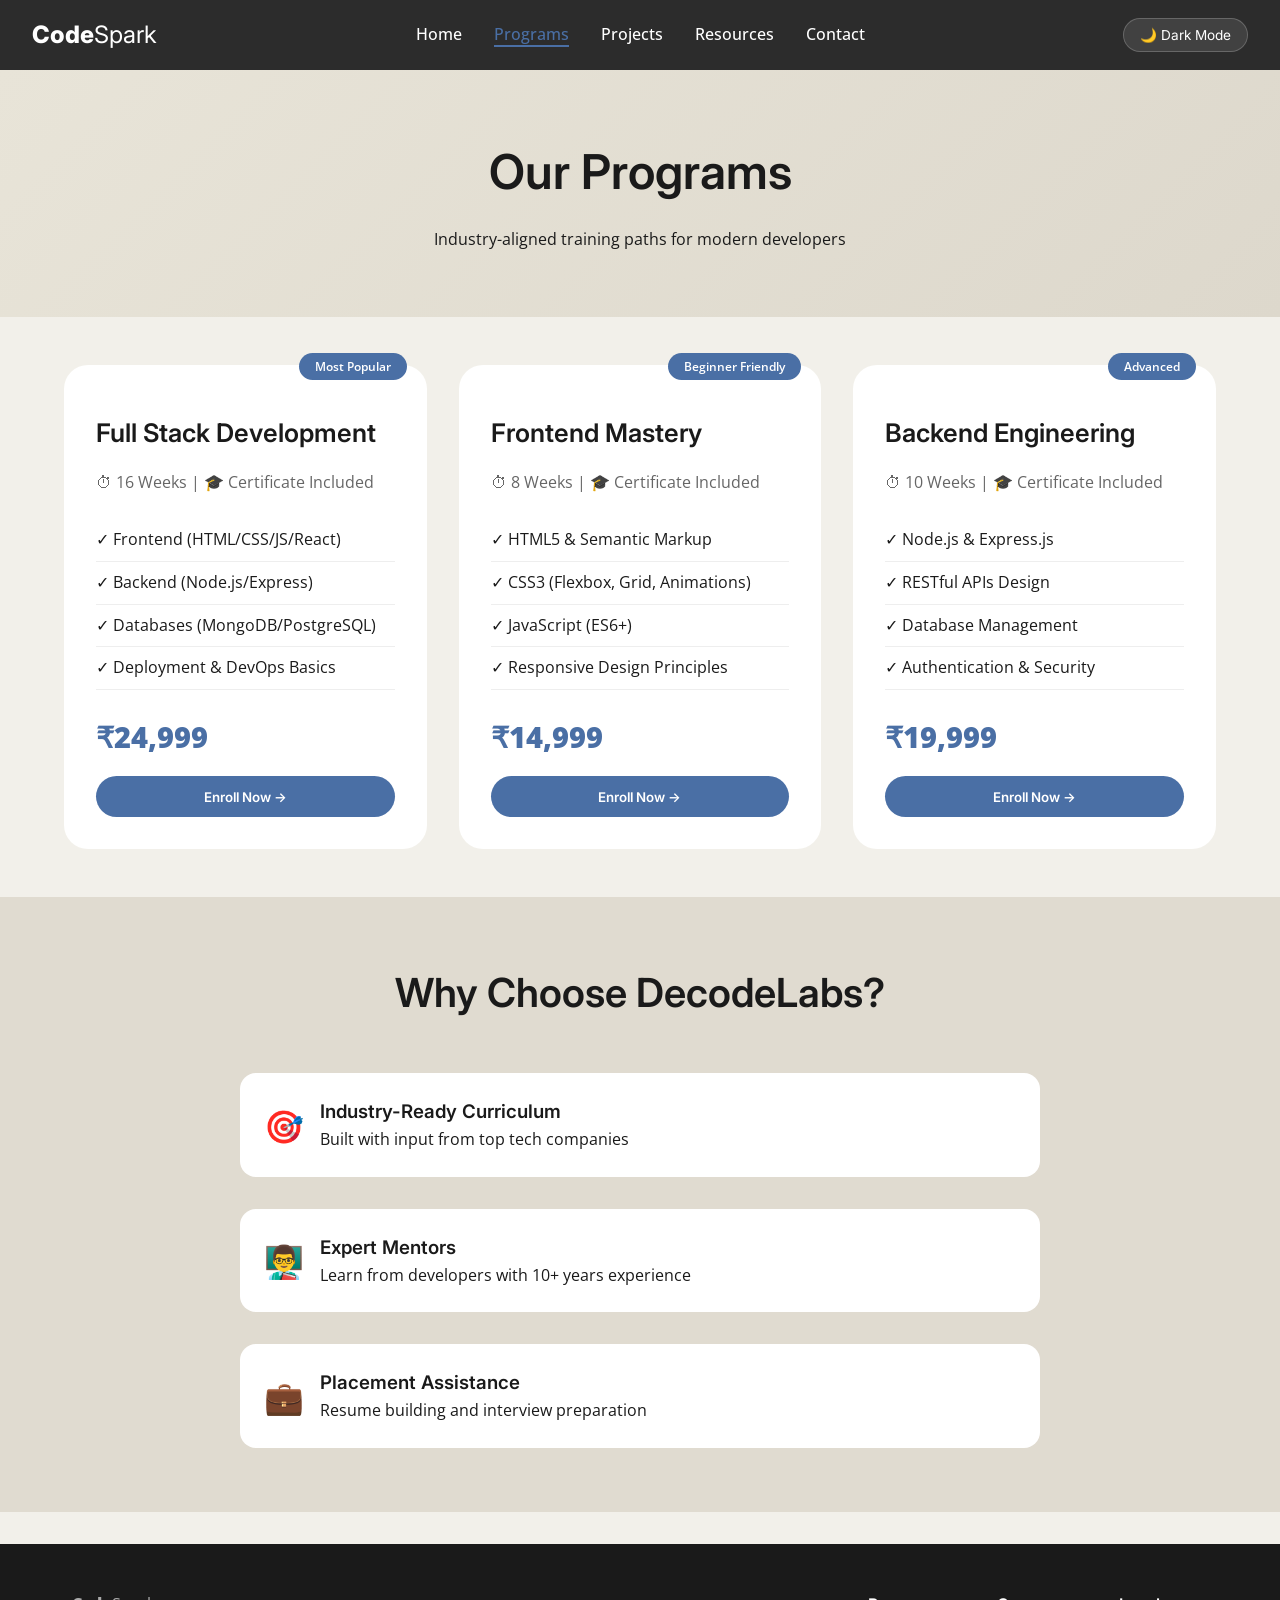
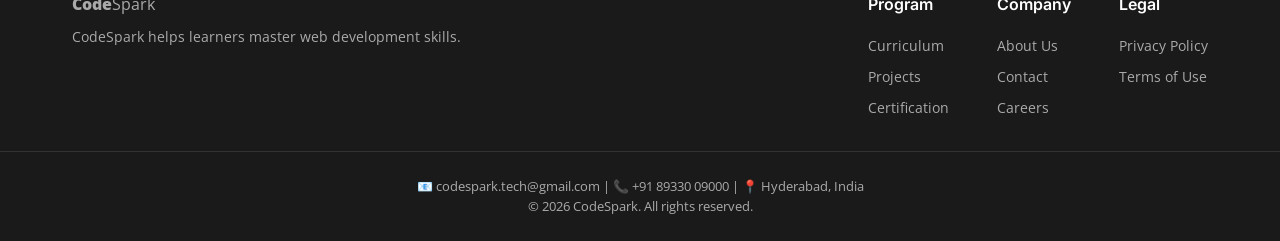
<file: programs.html>
<!DOCTYPE html>
<html lang="en">
<head>
  <meta charset="UTF-8">
  <meta name="viewport" content="width=device-width, initial-scale=1.0">
  <title>CodeSpark | Programs & Curriculum</title>
  <link rel="stylesheet" href="style.css">
  <link href="https://fonts.googleapis.com/css2?family=Inter:wght@300;400;600;700;800&family=Open+Sans:wght@400;600&display=swap" rel="stylesheet">
</head>
<body>

  <header>
    <nav>
      <div class="logo">
        <span class="logo-bold">Code</span>Spark
      </div>
      <ul class="nav-links">
        <li><a href="index.html">Home</a></li>
        <li><a href="programs.html" class="active">Programs</a></li>
        <li><a href="projects.html">Projects</a></li>
        <li><a href="resources.html">Resources</a></li>
        <li><a href="contact.html">Contact</a></li>
      </ul>
      <button class="dark-mode-btn" id="themeToggle">🌙 Dark Mode</button>
    </nav>
  </header>

  <main>
    <!-- Page Header -->
    <section class="page-header">
      <div class="container">
        <h1>Our Programs</h1>
        <p>Industry-aligned training paths for modern developers</p>
      </div>
    </section>

    <!-- Programs Grid -->
    <section class="programs-section">
      <div class="container">
        <div class="programs-grid">
          <div class="program-card fullstack">
            <div class="program-badge">Most Popular</div>
            <h2>Full Stack Development</h2>
            <p class="program-duration">⏱ 16 Weeks | 🎓 Certificate Included</p>
            <ul class="program-modules">
              <li>✓ Frontend (HTML/CSS/JS/React)</li>
              <li>✓ Backend (Node.js/Express)</li>
              <li>✓ Databases (MongoDB/PostgreSQL)</li>
              <li>✓ Deployment & DevOps Basics</li>
            </ul>
            <div class="program-price">₹24,999</div>
            <button class="btn btn-primary enroll-btn">Enroll Now →</button>
          </div>

          <div class="program-card frontend">
            <div class="program-badge">Beginner Friendly</div>
            <h2>Frontend Mastery</h2>
            <p class="program-duration">⏱ 8 Weeks | 🎓 Certificate Included</p>
            <ul class="program-modules">
              <li>✓ HTML5 & Semantic Markup</li>
              <li>✓ CSS3 (Flexbox, Grid, Animations)</li>
              <li>✓ JavaScript (ES6+)</li>
              <li>✓ Responsive Design Principles</li>
            </ul>
            <div class="program-price">₹14,999</div>
            <button class="btn btn-primary enroll-btn">Enroll Now →</button>
          </div>

          <div class="program-card backend">
            <div class="program-badge">Advanced</div>
            <h2>Backend Engineering</h2>
            <p class="program-duration">⏱ 10 Weeks | 🎓 Certificate Included</p>
            <ul class="program-modules">
              <li>✓ Node.js & Express.js</li>
              <li>✓ RESTful APIs Design</li>
              <li>✓ Database Management</li>
              <li>✓ Authentication & Security</li>
            </ul>
            <div class="program-price">₹19,999</div>
            <button class="btn btn-primary enroll-btn">Enroll Now →</button>
          </div>
        </div>
      </div>
    </section>

    <!-- Why Choose Us -->
    <section class="why-us">
      <div class="container">
        <div class="section-header">
          <h2>Why Choose DecodeLabs?</h2>
        </div>
        <div class="features-list">
          <div class="feature-item">
            <span class="feature-icon">🎯</span>
            <div>
              <h3>Industry-Ready Curriculum</h3>
              <p>Built with input from top tech companies</p>
            </div>
          </div>
          <div class="feature-item">
            <span class="feature-icon">👨‍🏫</span>
            <div>
              <h3>Expert Mentors</h3>
              <p>Learn from developers with 10+ years experience</p>
            </div>
          </div>
          <div class="feature-item">
            <span class="feature-icon">💼</span>
            <div>
              <h3>Placement Assistance</h3>
              <p>Resume building and interview preparation</p>
            </div>
          </div>
        </div>
      </div>
    </section>
  </main>

  <footer>
    <div class="footer-content">
      <div class="footer-logo">
        <span class="logo-bold">Code</span>Spark
        <p>CodeSpark helps learners master web development skills.</p>
      </div>
      <div class="footer-links">
        <div class="link-column">
          <h4>Program</h4>
          <a href="programs.html">Curriculum</a>
          <a href="projects.html">Projects</a>
          <a href="certification.html">Certification</a>
        </div>
        <div class="link-column">
          <h4>Company</h4>
          <a href="about.html">About Us</a>
          <a href="contact.html">Contact</a>
          <a href="careers.html">Careers</a>
        </div>
        <div class="link-column">
          <h4>Legal</h4>
          <a href="privacy-policy.html">Privacy Policy</a>
          <a href="terms-of-use.html">Terms of Use</a>
        </div>
      </div>
    </div>
    <div class="footer-bottom">
      <p>📧 codespark.tech@gmail.com | 📞 +91 89330 09000 | 📍 Hyderabad, India</p>
      <p>© 2026 CodeSpark. All rights reserved.</p>
    </div>
  </footer>

  <script src="script.js"></script>
</body>
</html>
</file>
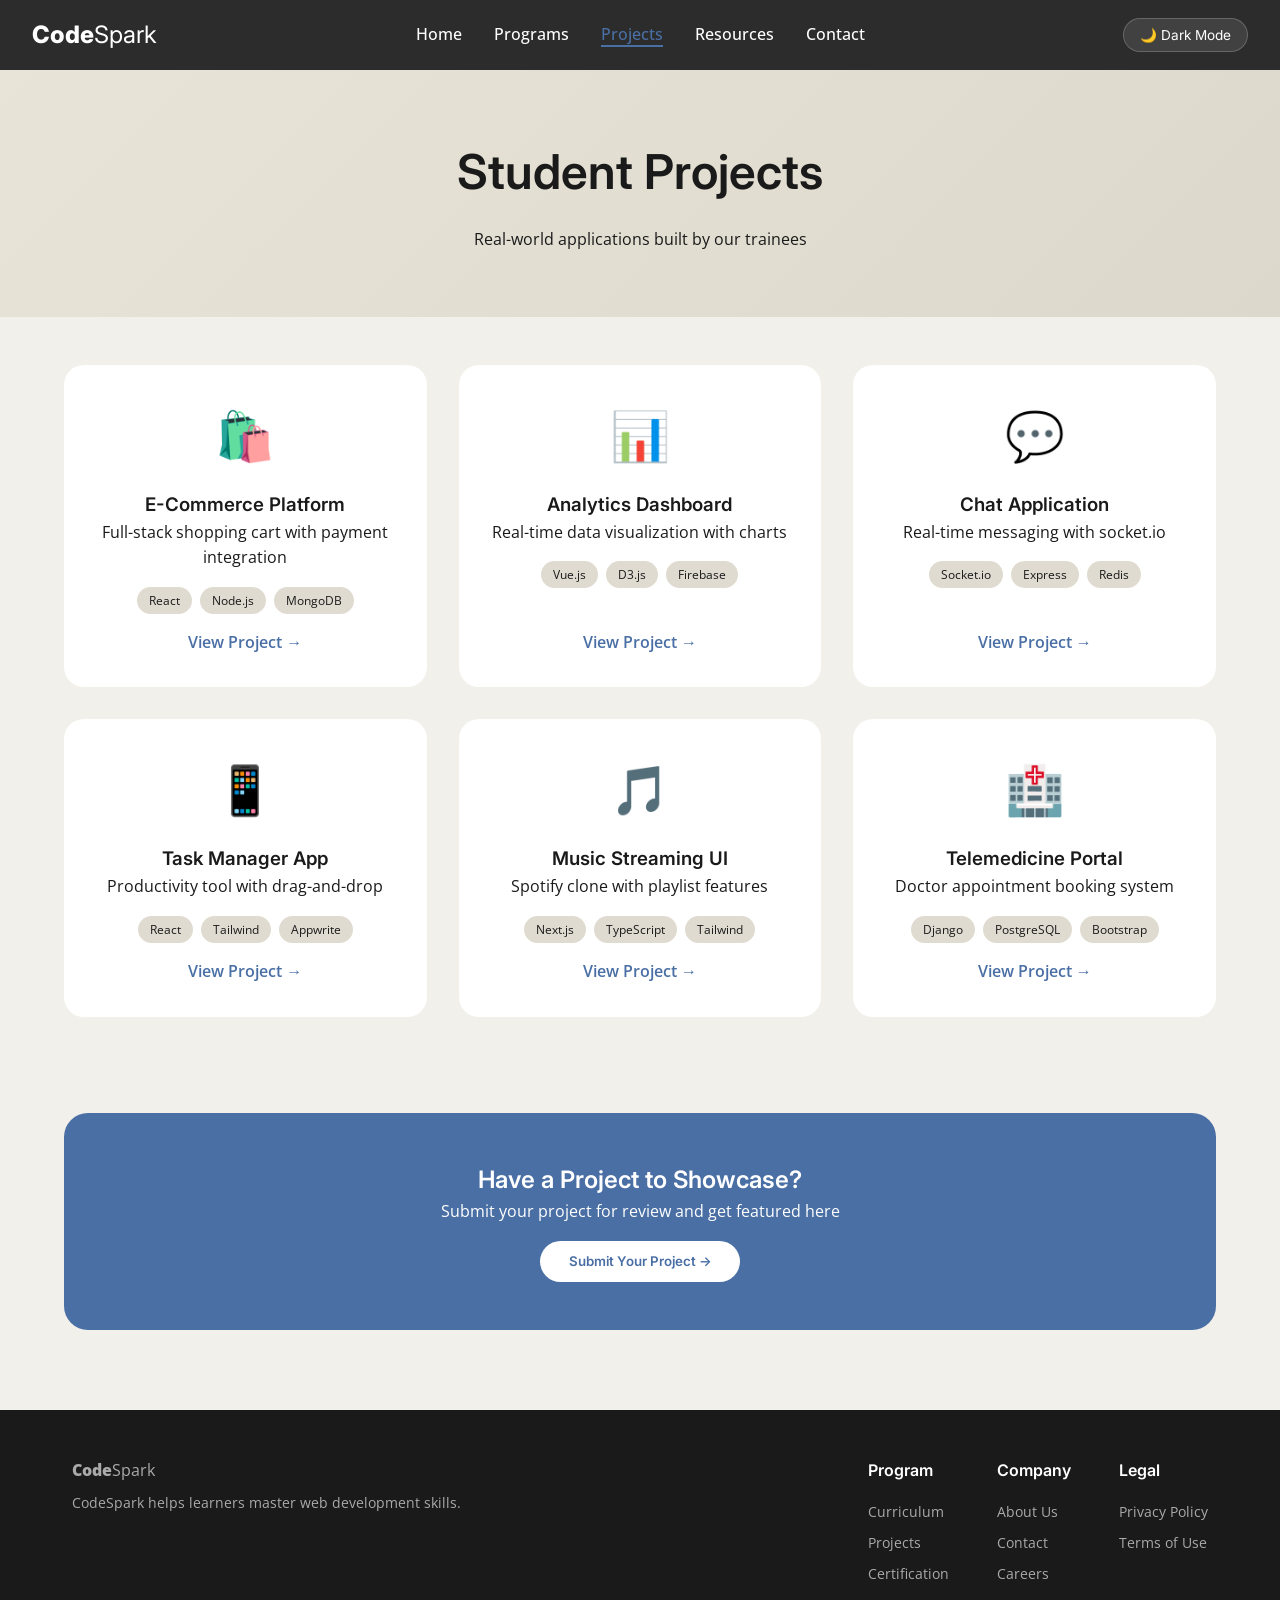
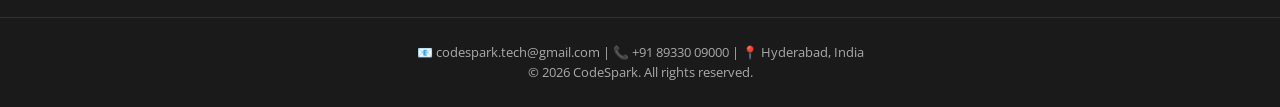
<file: projects.html>
<!DOCTYPE html>
<html lang="en">
<head>
  <meta charset="UTF-8">
  <meta name="viewport" content="width=device-width, initial-scale=1.0">
  <title>CodeSpark | Student Projects</title>
  <link rel="stylesheet" href="style.css">
  <link href="https://fonts.googleapis.com/css2?family=Inter:wght@300;400;600;700;800&family=Open+Sans:wght@400;600&display=swap" rel="stylesheet">
</head>
<body>

  <header>
    <nav>
      <div class="logo">
        <span class="logo-bold">Code</span>Spark
      </div>
      <ul class="nav-links">
        <li><a href="index.html">Home</a></li>
        <li><a href="programs.html">Programs</a></li>
        <li><a href="projects.html" class="active">Projects</a></li>
        <li><a href="resources.html">Resources</a></li>
        <li><a href="contact.html">Contact</a></li>
      </ul>
      <button class="dark-mode-btn" id="themeToggle">🌙 Dark Mode</button>
    </nav>
  </header>

  <main>
    <!-- Page Header -->
    <section class="page-header">
      <div class="container">
        <h1>Student Projects</h1>
        <p>Real-world applications built by our trainees</p>
      </div>
    </section>

    <!-- Project Gallery -->
    <section class="projects-gallery">
      <div class="container">
        <div class="project-showcase">
          <div class="showcase-card">
            <div class="showcase-image">🛍️</div>
            <h3>E-Commerce Platform</h3>
            <p>Full-stack shopping cart with payment integration</p>
            <div class="tech-stack">
              <span>React</span>
              <span>Node.js</span>
              <span>MongoDB</span>
            </div>
            <a href="#" class="learn-more">View Project →</a>
          </div>

          <div class="showcase-card">
            <div class="showcase-image">📊</div>
            <h3>Analytics Dashboard</h3>
            <p>Real-time data visualization with charts</p>
            <div class="tech-stack">
              <span>Vue.js</span>
              <span>D3.js</span>
              <span>Firebase</span>
            </div><br>
            <a href="#" class="learn-more">View Project →</a>
          </div>

          <div class="showcase-card">
            <div class="showcase-image">💬</div>
            <h3>Chat Application</h3>
            <p>Real-time messaging with socket.io</p>
            <div class="tech-stack">
              <span>Socket.io</span>
              <span>Express</span>
              <span>Redis</span>
            </div><br>
            <a href="#" class="learn-more">View Project →</a>
          </div>

          <div class="showcase-card">
            <div class="showcase-image">📱</div>
            <h3>Task Manager App</h3>
            <p>Productivity tool with drag-and-drop</p>
            <div class="tech-stack">
              <span>React</span>
              <span>Tailwind</span>
              <span>Appwrite</span>
            </div>
            <a href="#" class="learn-more">View Project →</a>
          </div>

          <div class="showcase-card">
            <div class="showcase-image">🎵</div>
            <h3>Music Streaming UI</h3>
            <p>Spotify clone with playlist features</p>
            <div class="tech-stack">
              <span>Next.js</span>
              <span>TypeScript</span>
              <span>Tailwind</span>
            </div>
            <a href="#" class="learn-more">View Project →</a>
          </div>

          <div class="showcase-card">
            <div class="showcase-image">🏥</div>
            <h3>Telemedicine Portal</h3>
            <p>Doctor appointment booking system</p>
            <div class="tech-stack">
              <span>Django</span>
              <span>PostgreSQL</span>
              <span>Bootstrap</span>
            </div>
            <a href="#" class="learn-more">View Project →</a>
          </div>
        </div>
      </div>
    </section>

    <!-- Submit Project CTA -->
    <section class="submit-project">
      <div class="container">
        <div class="cta-box">
          <h2>Have a Project to Showcase?</h2>
          <p>Submit your project for review and get featured here</p>
          <button class="btn btn-primary">Submit Your Project →</button>
        </div>
      </div>
    </section>
  </main>

  <footer>
    <div class="footer-content">
      <div class="footer-logo">
        <span class="logo-bold">Code</span>Spark
        <p>CodeSpark helps learners master web development skills.</p>
      </div>
      <div class="footer-links">
        <div class="link-column">
          <h4>Program</h4>
          <a href="programs.html">Curriculum</a>
          <a href="projects.html">Projects</a>
          <a href="certification.html">Certification</a>
        </div>
        <div class="link-column">
          <h4>Company</h4>
          <a href="about.html">About Us</a>
          <a href="contact.html">Contact</a>
          <a href="careers.html">Careers</a>
        </div>
        <div class="link-column">
          <h4>Legal</h4>
          <a href="privacy-policy.html">Privacy Policy</a>
          <a href="terms-of-use.html">Terms of Use</a>
        </div>
      </div>
    </div>
    <div class="footer-bottom">
      <p>📧 codespark.tech@gmail.com | 📞 +91 89330 09000 | 📍 Hyderabad, India</p>
      <p>© 2026 CodeSpark. All rights reserved.</p>
    </div>
  </footer>

  <script src="script.js"></script>
</body>
</html>
</file>
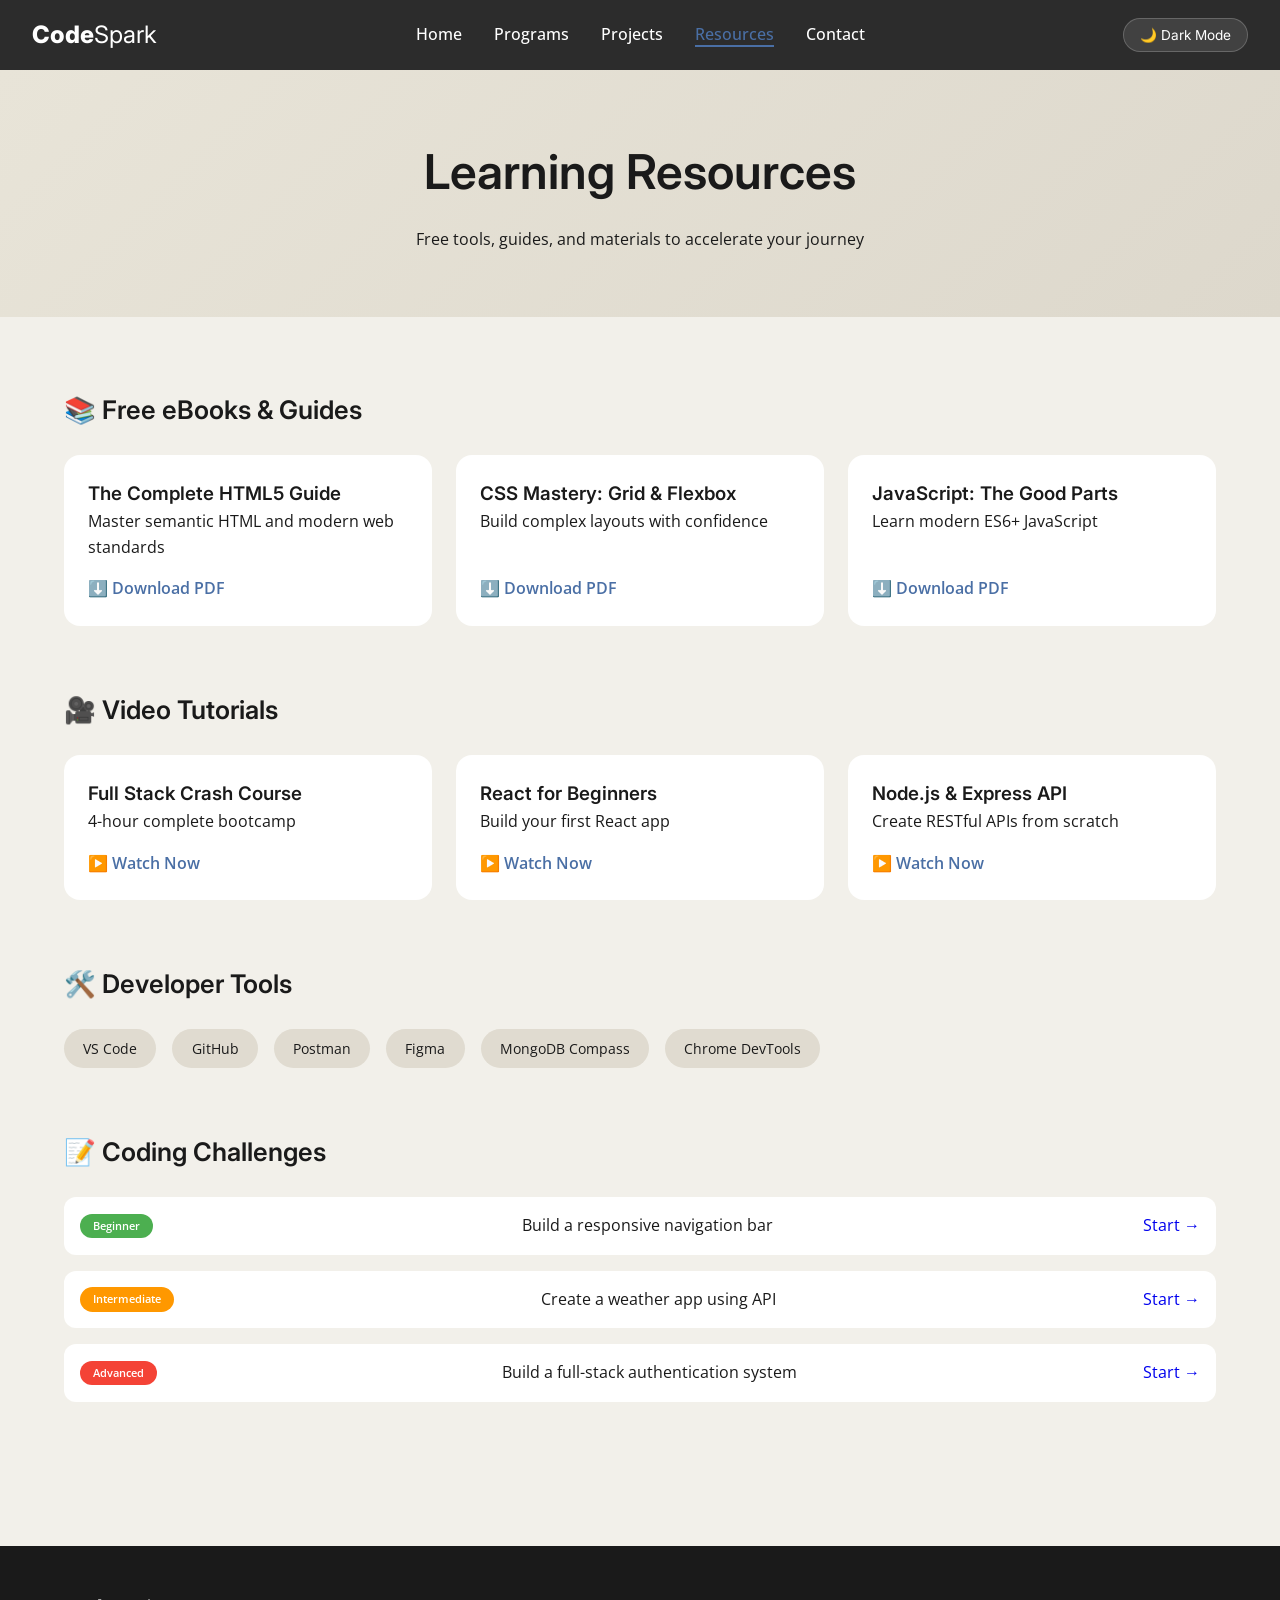
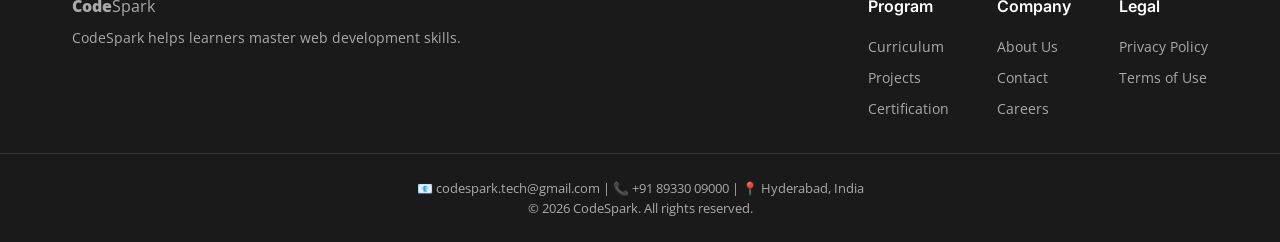
<file: resources.html>
<!DOCTYPE html>
<html lang="en">
<head>
  <meta charset="UTF-8">
  <meta name="viewport" content="width=device-width, initial-scale=1.0">
  <title>CodeSpark | Free Learning Resources</title>
  <link rel="stylesheet" href="style.css">
  <link href="https://fonts.googleapis.com/css2?family=Inter:wght@300;400;600;700;800&family=Open+Sans:wght@400;600&display=swap" rel="stylesheet">
</head>
<body>

  <header>
    <nav>
      <div class="logo">
        <span class="logo-bold">Code</span>Spark
      </div>
      <ul class="nav-links">
        <li><a href="index.html">Home</a></li>
        <li><a href="programs.html">Programs</a></li>
        <li><a href="projects.html">Projects</a></li>
        <li><a href="resources.html" class="active">Resources</a></li>
        <li><a href="contact.html">Contact</a></li>
      </ul>
      <button class="dark-mode-btn" id="themeToggle">🌙 Dark Mode</button>
    </nav>
  </header>

  <main>
    <!-- Page Header -->
    <section class="page-header">
      <div class="container">
        <h1>Learning Resources</h1>
        <p>Free tools, guides, and materials to accelerate your journey</p>
      </div>
    </section><br> 

    <!-- Resource Categories -->
    <section class="resources-section">
      <div class="container">
        <div class="resource-category">
          <h2>📚 Free eBooks & Guides</h2>
          <div class="resource-grid">
            <div class="resource-card">
              <h3>The Complete HTML5 Guide</h3>
              <p>Master semantic HTML and modern web standards</p>
              <a href="#" class="download-link">⬇️ Download PDF</a>
            </div>
            <div class="resource-card">
              <h3>CSS Mastery: Grid & Flexbox</h3>
              <p>Build complex layouts with confidence</p><br>
              <a href="#" class="download-link">⬇️ Download PDF</a>
            </div>
            <div class="resource-card">
              <h3>JavaScript: The Good Parts</h3>
              <p>Learn modern ES6+ JavaScript</p><br>
              <a href="#" class="download-link">⬇️ Download PDF</a>
            </div>
          </div>
        </div>

        <div class="resource-category">
          <h2>🎥 Video Tutorials</h2>
          <div class="resource-grid">
            <div class="resource-card">
              <h3>Full Stack Crash Course</h3>
              <p>4-hour complete bootcamp</p>
              <a href="#" class="watch-link">▶️ Watch Now</a>
            </div>
            <div class="resource-card">
              <h3>React for Beginners</h3>
              <p>Build your first React app</p>
              <a href="#" class="watch-link">▶️ Watch Now</a>
            </div>
            <div class="resource-card">
              <h3>Node.js & Express API</h3>
              <p>Create RESTful APIs from scratch</p>
              <a href="#" class="watch-link">▶️ Watch Now</a>
            </div>
          </div>
        </div>

        <div class="resource-category">
          <h2>🛠️ Developer Tools</h2>
          <div class="tools-grid">
            <div class="tool-item">VS Code</div>
            <div class="tool-item">GitHub</div>
            <div class="tool-item">Postman</div>
            <div class="tool-item">Figma</div>
            <div class="tool-item">MongoDB Compass</div>
            <div class="tool-item">Chrome DevTools</div>
          </div>
        </div>

        <div class="resource-category">
          <h2>📝 Coding Challenges</h2>
          <div class="challenge-list">
            <div class="challenge-item">
              <span class="challenge-level beginner">Beginner</span>
              <span>Build a responsive navigation bar</span>
              <a href="#">Start →</a>
            </div>
            <div class="challenge-item">
              <span class="challenge-level intermediate">Intermediate</span>
              <span>Create a weather app using API</span>
              <a href="#">Start →</a>
            </div>
            <div class="challenge-item">
              <span class="challenge-level advanced">Advanced</span>
              <span>Build a full-stack authentication system</span>
              <a href="#">Start →</a>
            </div>
          </div>
        </div>
      </div>
    </section>
  </main>

  <footer>
    <div class="footer-content">
      <div class="footer-logo">
        <span class="logo-bold">Code</span>Spark
        <p>CodeSpark helps learners master web development skills.</p>
      </div>
      <div class="footer-links">
        <div class="link-column">
          <h4>Program</h4>
          <a href="programs.html">Curriculum</a>
          <a href="projects.html">Projects</a>
          <a href="certification.html">Certification</a>
        </div>
        <div class="link-column">
          <h4>Company</h4>
          <a href="about.html">About Us</a>
          <a href="contact.html">Contact</a>
          <a href="careers.html">Careers</a>
        </div>
        <div class="link-column">
          <h4>Legal</h4>
          <a href="privacy-policy.html">Privacy Policy</a>
          <a href="terms-of-use.html">Terms of Use</a>
        </div>
      </div>
    </div>
    <div class="footer-bottom">
      <p>📧 codespark.tech@gmail.com | 📞 +91 89330 09000 | 📍 Hyderabad, India</p>
      <p>© 2026 CodeSpark. All rights reserved.</p>
    </div>
  </footer>

  <script src="script.js"></script>
</body>
</html>
</file>
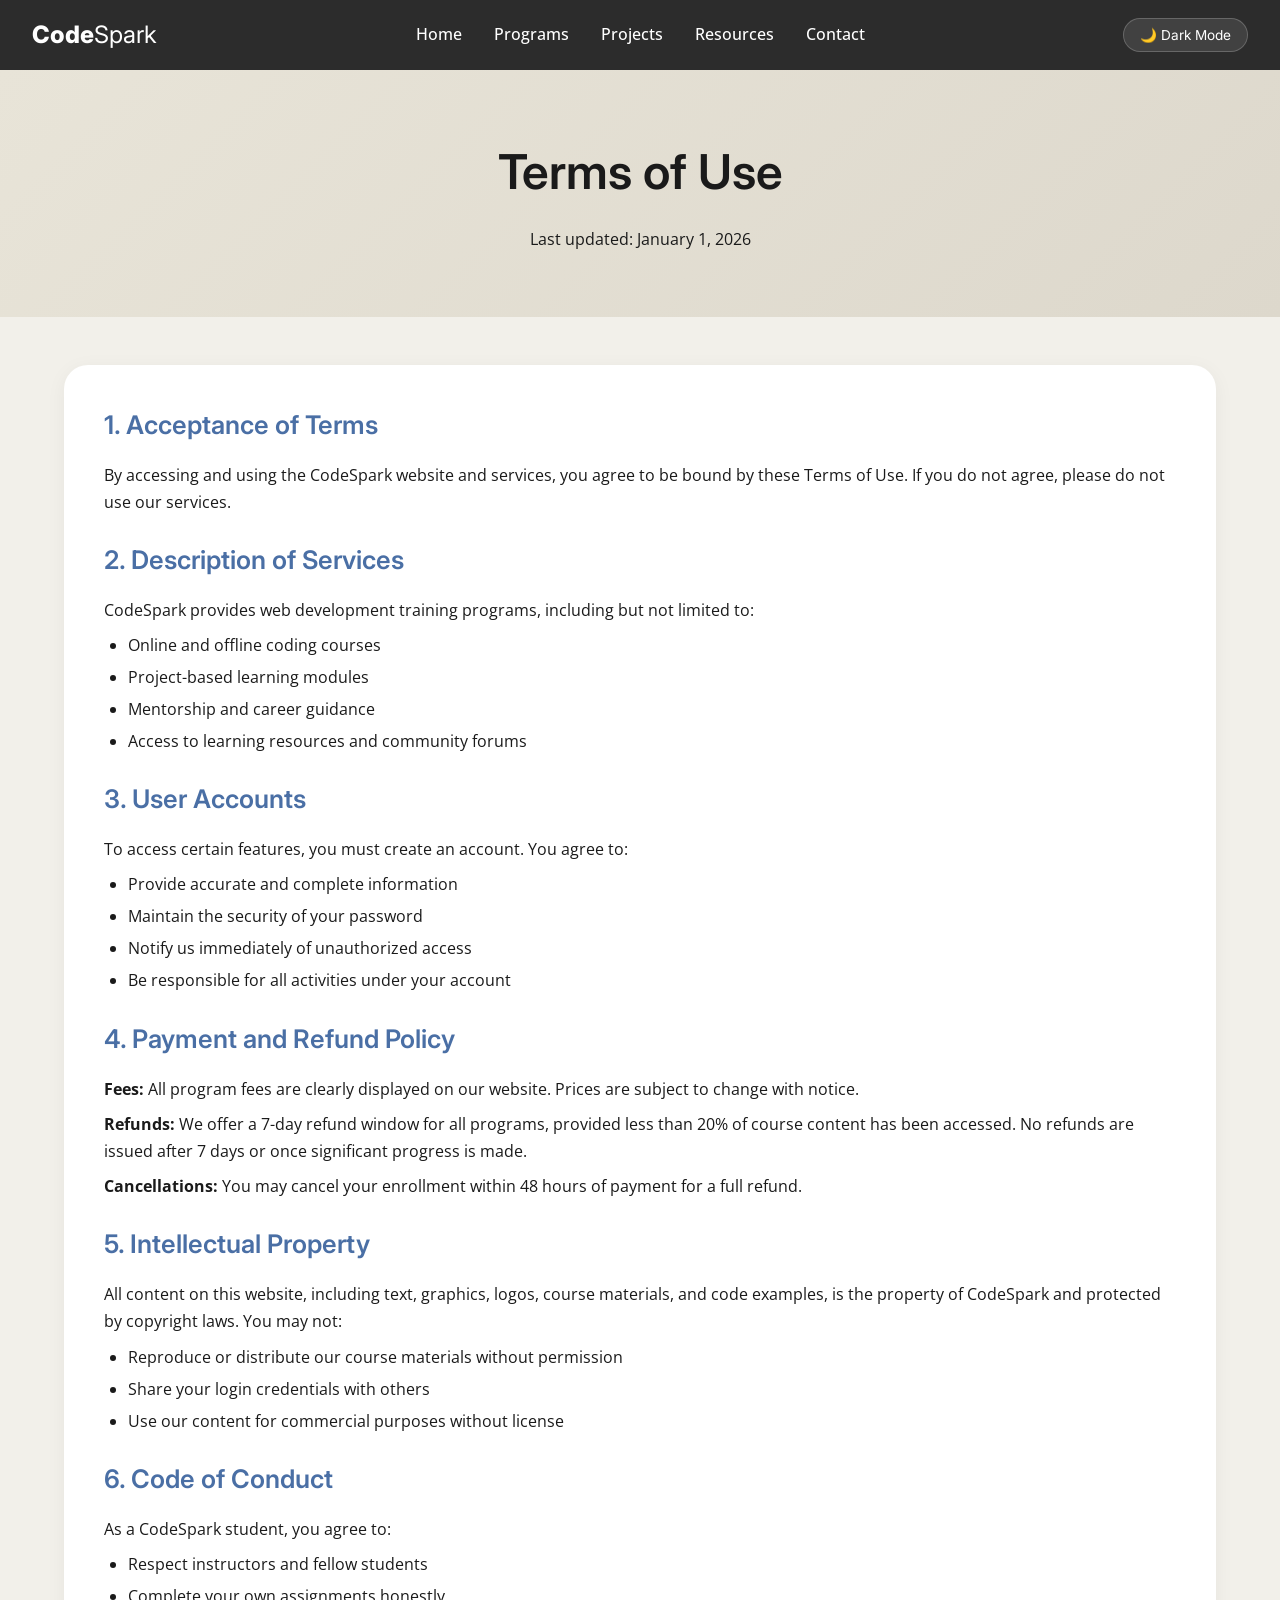
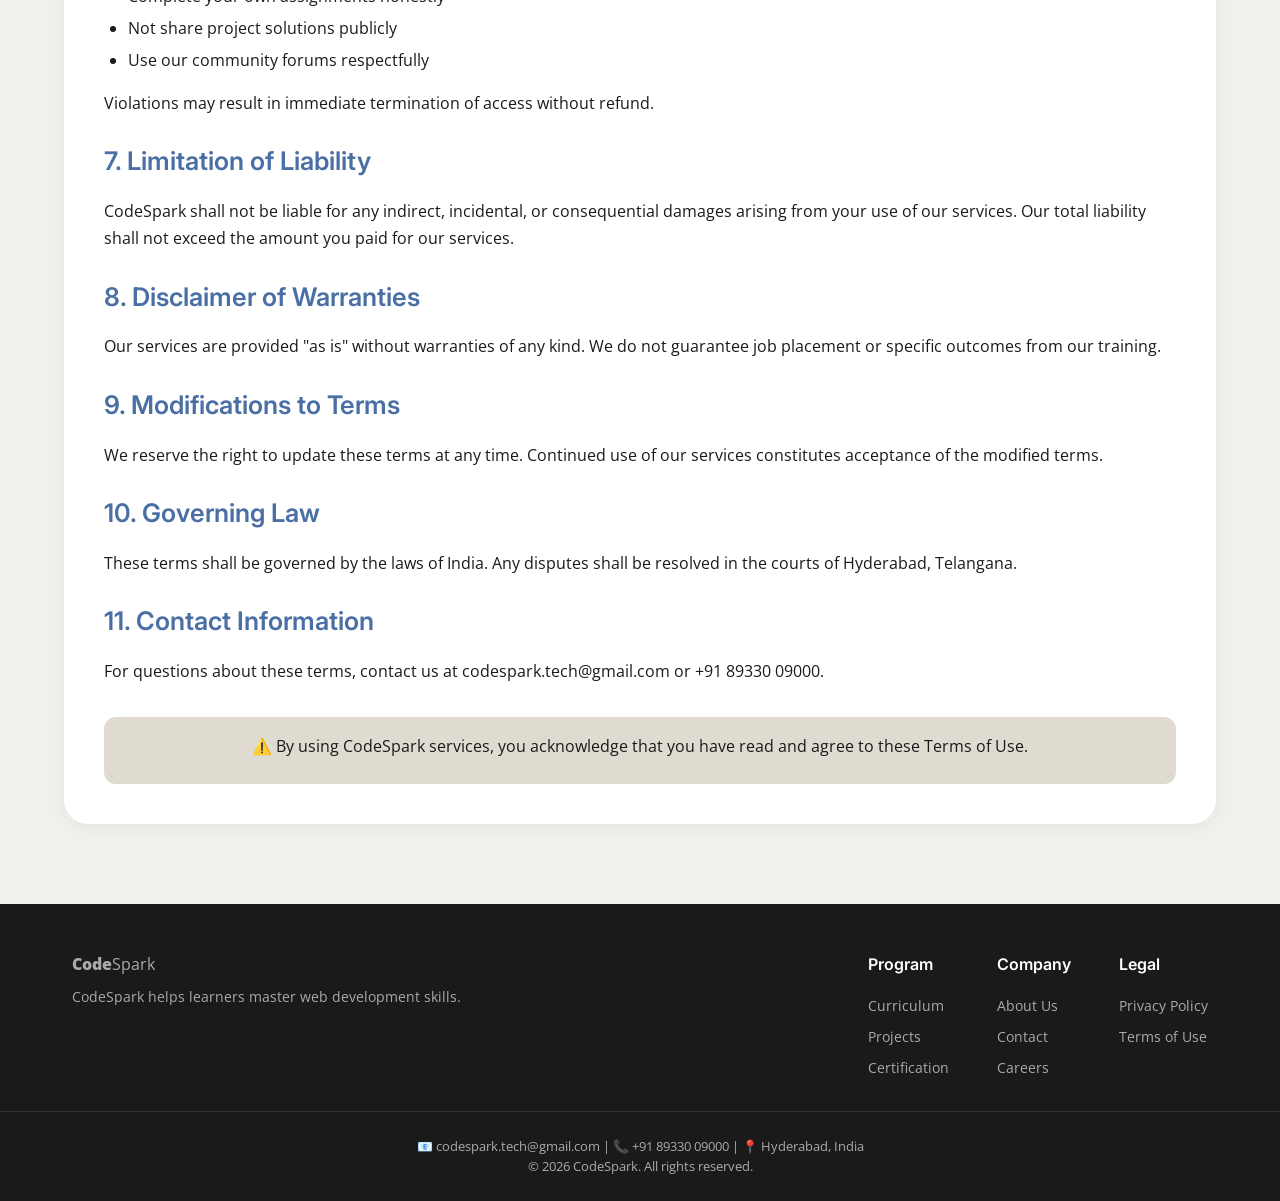
<file: terms-of-use.html>
<!DOCTYPE html>
<html lang="en">
<head>
  <meta charset="UTF-8">
  <meta name="viewport" content="width=device-width, initial-scale=1.0">
  <title>CodeSpark | Terms of Use</title>
  <link rel="stylesheet" href="style.css">
  <link href="https://fonts.googleapis.com/css2?family=Inter:wght@300;400;600;700;800&family=Open+Sans:wght@400;600&display=swap" rel="stylesheet">
</head>
<body>

  <header>
    <nav>
      <div class="logo">
        <span class="logo-bold">Code</span>Spark
      </div>
      <ul class="nav-links">
        <li><a href="index.html">Home</a></li>
        <li><a href="programs.html">Programs</a></li>
        <li><a href="projects.html">Projects</a></li>
        <li><a href="resources.html">Resources</a></li>
        <li><a href="contact.html">Contact</a></li>
      </ul>
      <button class="dark-mode-btn" id="themeToggle">🌙 Dark Mode</button>
    </nav>
  </header>

  <main>
    <!-- Page Header -->
    <section class="page-header">
      <div class="container">
        <h1>Terms of Use</h1>
        <p>Last updated: January 1, 2026</p>
      </div>
    </section>

    <!-- Terms Content -->
    <section class="legal-content">
      <div class="container">
        <div class="legal-card">
          <h2>1. Acceptance of Terms</h2>
          <p>By accessing and using the CodeSpark website and services, you agree to be bound by these Terms of Use. If you do not agree, please do not use our services.</p>

          <h2>2. Description of Services</h2>
          <p>CodeSpark provides web development training programs, including but not limited to:</p>
          <ul>
            <li>Online and offline coding courses</li>
            <li>Project-based learning modules</li>
            <li>Mentorship and career guidance</li>
            <li>Access to learning resources and community forums</li>
          </ul>

          <h2>3. User Accounts</h2>
          <p>To access certain features, you must create an account. You agree to:</p>
          <ul>
            <li>Provide accurate and complete information</li>
            <li>Maintain the security of your password</li>
            <li>Notify us immediately of unauthorized access</li>
            <li>Be responsible for all activities under your account</li>
          </ul>

          <h2>4. Payment and Refund Policy</h2>
          <p><strong>Fees:</strong> All program fees are clearly displayed on our website. Prices are subject to change with notice.</p>
          <p><strong>Refunds:</strong> We offer a 7-day refund window for all programs, provided less than 20% of course content has been accessed. No refunds are issued after 7 days or once significant progress is made.</p>
          <p><strong>Cancellations:</strong> You may cancel your enrollment within 48 hours of payment for a full refund.</p>

          <h2>5. Intellectual Property</h2>
          <p>All content on this website, including text, graphics, logos, course materials, and code examples, is the property of CodeSpark and protected by copyright laws. You may not:</p>
          <ul>
            <li>Reproduce or distribute our course materials without permission</li>
            <li>Share your login credentials with others</li>
            <li>Use our content for commercial purposes without license</li>
          </ul>

          <h2>6. Code of Conduct</h2>
          <p>As a CodeSpark student, you agree to:</p>
          <ul>
            <li>Respect instructors and fellow students</li>
            <li>Complete your own assignments honestly</li>
            <li>Not share project solutions publicly</li>
            <li>Use our community forums respectfully</li>
          </ul>
          <p>Violations may result in immediate termination of access without refund.</p>

          <h2>7. Limitation of Liability</h2>
          <p>CodeSpark shall not be liable for any indirect, incidental, or consequential damages arising from your use of our services. Our total liability shall not exceed the amount you paid for our services.</p>

          <h2>8. Disclaimer of Warranties</h2>
          <p>Our services are provided "as is" without warranties of any kind. We do not guarantee job placement or specific outcomes from our training.</p>

          <h2>9. Modifications to Terms</h2>
          <p>We reserve the right to update these terms at any time. Continued use of our services constitutes acceptance of the modified terms.</p>

          <h2>10. Governing Law</h2>
          <p>These terms shall be governed by the laws of India. Any disputes shall be resolved in the courts of Hyderabad, Telangana.</p>

          <h2>11. Contact Information</h2>
          <p>For questions about these terms, contact us at codespark.tech@gmail.com or +91 89330 09000.</p>

          <div class="legal-update">
            <p>⚠️ By using CodeSpark services, you acknowledge that you have read and agree to these Terms of Use.</p>
          </div>
        </div>
      </div>
    </section>
  </main>

  <footer>
    <div class="footer-content">
      <div class="footer-logo">
        <span class="logo-bold">Code</span>Spark
        <p>CodeSpark helps learners master web development skills.</p>
      </div>
      <div class="footer-links">
        <div class="link-column">
          <h4>Program</h4>
          <a href="programs.html">Curriculum</a>
          <a href="projects.html">Projects</a>
          <a href="certification.html">Certification</a>
        </div>
        <div class="link-column">
          <h4>Company</h4>
          <a href="about.html">About Us</a>
          <a href="contact.html">Contact</a>
          <a href="careers.html">Careers</a>
        </div>
        <div class="link-column">
          <h4>Legal</h4>
          <a href="privacy-policy.html">Privacy Policy</a>
          <a href="terms-of-use.html">Terms of Use</a>
        </div>
      </div>
    </div>
    <div class="footer-bottom">
      <p>📧 codespark.tech@gmail.com | 📞 +91 89330 09000 | 📍 Hyderabad, India</p>
      <p>© 2026 CodeSpark. All rights reserved.</p>
    </div>
  </footer>

  <script src="script.js"></script>
</body>
</html>
</file>
<file: style.css>
/* ---------- MOBILE FIRST ---------- */
* {
  margin: 0;
  padding: 0;
  box-sizing: border-box;
}

body {
  font-family: 'Open Sans', sans-serif;
  background-color: #F2F0EA;
  color: #1a1a1a;
  line-height: 1.6;
  transition: background 0.3s, color 0.3s;
}

body.dark {
  background-color: #1a1a1a;
  color: #e0e0e0;
}

h1, h2, h3, h4 {
  font-family: 'Inter', sans-serif;
  font-weight: 600;
}

.container {
  max-width: 1200px;
  margin: 0 auto;
  padding: 0 1.5rem;
}

/* ---------- HEADER & NAV ---------- */
header {
  background: #2c2c2c;
  color: white;
  padding: 1rem 2rem;
  position: sticky;
  top: 0;
  z-index: 100;
}

nav {
  display: flex;
  justify-content: space-between;
  align-items: center;
  flex-wrap: wrap;
  gap: 1rem;
}

.logo {
  font-family: 'Inter', sans-serif;
  font-size: 1.5rem;
}

.logo-bold {
  font-weight: 800;
}

.nav-links {
  display: flex;
  gap: 2rem;
  list-style: none;
}

.nav-links li a {
  color: white;
  text-decoration: none;
  font-weight: 500;
  transition: opacity 0.2s;
}

.nav-links li a:hover {
  opacity: 0.7;
}

.dark-mode-btn {
  background: rgba(255,255,255,0.1);
  border: 1px solid rgba(255,255,255,0.2);
  color: white;
  padding: 0.5rem 1rem;
  border-radius: 40px;
  cursor: pointer;
  font-family: 'Inter', sans-serif;
  font-size: 0.85rem;
  transition: all 0.2s;
}

.dark-mode-btn:hover {
  background: rgba(255,255,255,0.2);
}

/* ---------- HERO SECTION ---------- */
.hero {
  background: linear-gradient(135deg, #e8e4d8 0%, #ddd8cc 100%);
  padding: 4rem 2rem;
  text-align: center;
}

body.dark .hero {
  background: linear-gradient(135deg, #2a2a2a 0%, #1e1e1e 100%);
}

.hero-badge {
  display: inline-block;
  background: rgba(74,111,165,0.15);
  padding: 0.3rem 1rem;
  border-radius: 40px;
  font-size: 0.8rem;
  font-weight: 600;
  color: #4a6fa5;
  margin-bottom: 1.5rem;
}

body.dark .hero-badge {
  background: rgba(74,111,165,0.3);
}

.hero h1 {
  font-size: clamp(2.5rem, 6vw, 4.5rem);
  font-weight: 800;
  margin-bottom: 1rem;
  line-height: 1.2;
}

.hero-meta {
  display: flex;
  justify-content: center;
  gap: 0.5rem;
  margin-bottom: 1.5rem;
}

.project-badge, .kit-badge {
  font-size: 0.9rem;
  font-weight: 600;
  color: #4a6fa5;
}

.divider {
  color: #999;
}

.hero p {
  max-width: 600px;
  margin: 0 auto 2rem;
  color: #444;
}

body.dark .hero p {
  color: #bbb;
}

.hero-buttons {
  display: flex;
  gap: 1rem;
  justify-content: center;
  flex-wrap: wrap;
}

.btn {
  padding: 0.8rem 1.8rem;
  border-radius: 40px;
  font-family: 'Inter', sans-serif;
  font-weight: 600;
  cursor: pointer;
  transition: all 0.2s;
  border: none;
}

.btn-primary {
  background: #4a6fa5;
  color: white;
}

.btn-primary:hover {
  background: #3b5a8a;
  transform: translateY(-2px);
}

.btn-secondary {
  background: transparent;
  border: 2px solid #4a6fa5;
  color: #4a6fa5;
}

.btn-secondary:hover {
  background: #4a6fa5;
  color: white;
}

/* ---------- TOOLKIT SECTION ---------- */
.toolkit, .projects {
  padding: 5rem 0;
}

.section-header {
  text-align: center;
  margin-bottom: 3rem;
}

.section-tag {
  display: inline-block;
  background: #4a6fa5;
  color: white;
  padding: 0.2rem 1rem;
  border-radius: 40px;
  font-size: 0.75rem;
  font-weight: 600;
  text-transform: uppercase;
  letter-spacing: 1px;
  margin-bottom: 1rem;
}

.section-header h2 {
  font-size: clamp(1.8rem, 4vw, 2.5rem);
  margin-bottom: 0.5rem;
}

.section-header p {
  color: #666;
}

body.dark .section-header p {
  color: #aaa;
}

.toolkit-grid {
  display: flex;
  flex-direction: column;
  gap: 2rem;
}

.tool-card {
  background: white;
  padding: 2rem;
  border-radius: 20px;
  box-shadow: 0 8px 24px rgba(0,0,0,0.05);
  transition: all 0.3s;
}

body.dark .tool-card {
  background: #2a2a2a;
}

.tool-card:hover {
  transform: translateY(-5px);
  box-shadow: 0 16px 32px rgba(0,0,0,0.1);
}

.tool-icon {
  font-size: 2.5rem;
  margin-bottom: 1rem;
}

.tool-card h3 {
  font-size: 1.5rem;
  margin-bottom: 0.75rem;
}

.tool-card p {
  color: #555;
  margin-bottom: 1rem;
}

body.dark .tool-card p {
  color: #bbb;
}

.learn-more {
  color: #4a6fa5;
  text-decoration: none;
  font-weight: 600;
}

.learn-more:hover {
  text-decoration: underline;
}

/* ---------- PHILOSOPHY SECTION ---------- */
.philosophy {
  background: #e0dbd0;
  padding: 4rem 0;
  text-align: center;
}

body.dark .philosophy {
  background: #222;
}

.quote-block {
  max-width: 700px;
  margin: 0 auto;
  position: relative;
}

.quote-mark {
  font-size: 5rem;
  font-family: serif;
  color: #4a6fa5;
  opacity: 0.4;
  position: absolute;
  top: -20px;
  left: -20px;
}

.philosophy blockquote {
  font-size: clamp(1.3rem, 3vw, 1.8rem);
  font-style: italic;
  font-weight: 500;
  margin-bottom: 1rem;
}

.quote-author {
  font-size: 0.9rem;
  opacity: 0.7;
}

/* ---------- PROJECTS SECTION ---------- */
.projects-grid {
  display: flex;
  flex-direction: column;
  gap: 1.5rem;
}

.project-card {
  background: white;
  padding: 1.8rem;
  border-radius: 16px;
  border-left: 4px solid #4a6fa5;
}

body.dark .project-card {
  background: #2a2a2a;
}

.project-number {
  font-size: 2rem;
  font-weight: 800;
  color: #4a6fa5;
  opacity: 0.5;
  margin-bottom: 0.5rem;
}

.project-card h3 {
  margin-bottom: 0.5rem;
}

/* ---------- FOOTER ---------- */
footer {
  background: #1a1a1a;
  color: #aaa;
  margin-top: 2rem;
}

.footer-content {
  max-width: 1200px;
  margin: 0 auto;
  padding: 3rem 2rem 2rem;
  display: flex;
  flex-wrap: wrap;
  justify-content: space-between;
  gap: 2rem;
}

.footer-logo p {
  margin-top: 0.5rem;
  font-size: 0.85rem;
}

.footer-links {
  display: flex;
  gap: 3rem;
  flex-wrap: wrap;
}

.link-column {
  display: flex;
  flex-direction: column;
  gap: 0.5rem;
}

.link-column h4 {
  color: white;
  margin-bottom: 0.5rem;
}

.link-column a {
  color: #aaa;
  text-decoration: none;
  font-size: 0.9rem;
}

.link-column a:hover {
  color: white;
}

.footer-bottom {
  text-align: center;
  padding: 1.5rem;
  border-top: 1px solid #333;
  font-size: 0.8rem;
}

/* ---------- TABLET (768px+) ---------- */
@media (min-width: 768px) {
  .toolkit-grid {
    display: grid;
    grid-template-columns: repeat(3, 1fr);
    gap: 2rem;
  }
  
  .projects-grid {
    display: grid;
    grid-template-columns: repeat(3, 1fr);
    gap: 2rem;
  }
  
  .project-card {
    padding: 2rem;
  }
}

/* ---------- MOBILE MENU ADJUSTMENT ---------- */
@media (max-width: 768px) {
  .nav-links {
    display: none;
  }
  
  /* Simple mobile nav hint */
  nav {
    justify-content: space-between;
  }
}

/* ========== ADD TO EXISTING style.css ========== */

/* Active Navigation Link */
.nav-links .active {
  color: #4a6fa5;
  border-bottom: 2px solid #4a6fa5;
}

/* Page Header */
.page-header {
  background: linear-gradient(135deg, #e8e4d8 0%, #ddd8cc 100%);
  padding: 4rem 2rem;
  text-align: center;
}

body.dark .page-header {
  background: linear-gradient(135deg, #2a2a2a 0%, #1e1e1e 100%);
}

.page-header h1 {
  font-size: clamp(2rem, 5vw, 3rem);
  margin-bottom: 1rem;
}

/* Programs Page */
.programs-grid {
  display: grid;
  grid-template-columns: 1fr;
  gap: 2rem;
  padding: 3rem 0;
}

@media (min-width: 768px) {
  .programs-grid {
    grid-template-columns: repeat(2, 1fr);
  }
}

@media (min-width: 1024px) {
  .programs-grid {
    grid-template-columns: repeat(3, 1fr);
  }
}

.program-card {
  background: white;
  border-radius: 24px;
  padding: 2rem;
  position: relative;
  transition: transform 0.3s;
}

body.dark .program-card {
  background: #2a2a2a;
}

.program-card:hover {
  transform: translateY(-8px);
}

.program-badge {
  position: absolute;
  top: -12px;
  right: 20px;
  background: #4a6fa5;
  color: white;
  padding: 0.25rem 1rem;
  border-radius: 40px;
  font-size: 0.75rem;
  font-weight: 600;
}

.program-card h2 {
  margin: 1rem 0;
  font-size: 1.6rem;
}

.program-duration {
  color: #666;
  margin-bottom: 1rem;
}

body.dark .program-duration {
  color: #aaa;
}

.program-modules {
  list-style: none;
  margin: 1.5rem 0;
}

.program-modules li {
  padding: 0.5rem 0;
  border-bottom: 1px solid #eee;
}

body.dark .program-modules li {
  border-bottom-color: #444;
}

.program-price {
  font-size: 1.8rem;
  font-weight: 800;
  color: #4a6fa5;
  margin: 1rem 0;
}

.enroll-btn {
  width: 100%;
}

/* Why Us Section */
.why-us {
  background: #e0dbd0;
  padding: 4rem 0;
}

body.dark .why-us {
  background: #222;
}

.features-list {
  display: flex;
  flex-direction: column;
  gap: 2rem;
  max-width: 800px;
  margin: 0 auto;
}

.feature-item {
  display: flex;
  gap: 1rem;
  align-items: center;
  background: white;
  padding: 1.5rem;
  border-radius: 16px;
}

body.dark .feature-item {
  background: #1e1e1e;
}

.feature-icon {
  font-size: 2rem;
}

/* Projects Showcase */
.project-showcase {
  display: grid;
  grid-template-columns: 1fr;
  gap: 2rem;
  padding: 3rem 0;
}

@media (min-width: 768px) {
  .project-showcase {
    grid-template-columns: repeat(2, 1fr);
  }
}

@media (min-width: 1024px) {
  .project-showcase {
    grid-template-columns: repeat(3, 1fr);
  }
}

.showcase-card {
  background: white;
  border-radius: 20px;
  padding: 2rem;
  text-align: center;
}

body.dark .showcase-card {
  background: #2a2a2a;
}

.showcase-image {
  font-size: 3rem;
  margin-bottom: 1rem;
}

.tech-stack {
  display: flex;
  flex-wrap: wrap;
  gap: 0.5rem;
  justify-content: center;
  margin: 1rem 0;
}

.tech-stack span {
  background: #e0dbd0;
  padding: 0.25rem 0.75rem;
  border-radius: 40px;
  font-size: 0.75rem;
}

body.dark .tech-stack span {
  background: #444;
}

/* Submit Project CTA */
.submit-project {
  padding: 3rem 0;
}

.cta-box {
  background: #4a6fa5;
  color: white;
  text-align: center;
  padding: 3rem 2rem;
  border-radius: 24px;
}

.cta-box .btn {
  background: white;
  color: #4a6fa5;
  margin-top: 1rem;
}

/* Resources Page */
.resource-category {
  margin-bottom: 4rem;
}

.resource-category h2 {
  margin-bottom: 1.5rem;
  font-size: 1.6rem;
}

.resource-grid {
  display: grid;
  grid-template-columns: 1fr;
  gap: 1.5rem;
}

@media (min-width: 768px) {
  .resource-grid {
    grid-template-columns: repeat(3, 1fr);
  }
}

.resource-card {
  background: white;
  padding: 1.5rem;
  border-radius: 16px;
}

body.dark .resource-card {
  background: #2a2a2a;
}

.download-link, .watch-link {
  display: inline-block;
  margin-top: 1rem;
  color: #4a6fa5;
  text-decoration: none;
  font-weight: 600;
}

.tools-grid {
  display: flex;
  flex-wrap: wrap;
  gap: 1rem;
}

.tool-item {
  background: #e0dbd0;
  padding: 0.5rem 1.2rem;
  border-radius: 40px;
  font-size: 0.9rem;
}

body.dark .tool-item {
  background: #444;
}

.challenge-list {
  display: flex;
  flex-direction: column;
  gap: 1rem;
}

.challenge-item {
  display: flex;
  justify-content: space-between;
  align-items: center;
  flex-wrap: wrap;
  background: white;
  padding: 1rem;
  border-radius: 12px;
}

body.dark .challenge-item {
  background: #2a2a2a;
}

.challenge-level {
  padding: 0.2rem 0.8rem;
  border-radius: 40px;
  font-size: 0.7rem;
  font-weight: 600;
}

.challenge-level.beginner { background: #4caf50; color: white; }
.challenge-level.intermediate { background: #ff9800; color: white; }
.challenge-level.advanced { background: #f44336; color: white; }

/* Contact Page */
.contact-grid {
  display: grid;
  grid-template-columns: 1fr;
  gap: 3rem;
  padding: 3rem 0;
}

@media (min-width: 768px) {
  .contact-grid {
    grid-template-columns: 1fr 1fr;
  }
}

.contact-info {
  background: white;
  padding: 2rem;
  border-radius: 20px;
}

body.dark .contact-info {
  background: #2a2a2a;
}

.info-item {
  display: flex;
  gap: 1rem;
  margin-bottom: 2rem;
}

.info-icon {
  font-size: 1.8rem;
}

.info-item h4 {
  margin-bottom: 0.25rem;
}

.contact-form {
  background: white;
  padding: 2rem;
  border-radius: 20px;
}

body.dark .contact-form {
  background: #2a2a2a;
}

.form-group {
  margin-bottom: 1.2rem;
}

.form-group label {
  display: block;
  margin-bottom: 0.4rem;
  font-weight: 600;
}

.form-group input,
.form-group select,
.form-group textarea {
  width: 100%;
  padding: 0.8rem;
  border: 1px solid #ddd;
  border-radius: 8px;
  font-family: inherit;
  background: white;
}

body.dark .form-group input,
body.dark .form-group select,
body.dark .form-group textarea {
  background: #1e1e1e;
  border-color: #444;
  color: white;
}

.form-status {
  margin-top: 1rem;
  text-align: center;
}

.submit-btn {
  width: 100%;
}

.map-placeholder {
  background: #e0dbd0;
  text-align: center;
  padding: 3rem;
  border-radius: 20px;
  margin: 2rem 0;
}

body.dark .map-placeholder {
  background: #222;
}

.map-address {
  margin-top: 0.5rem;
  font-size: 0.9rem;
  color: #666;
}

/* ========== ADD TO style.css ========== */

/* Legal Pages */
.legal-content {
  padding: 3rem 0;
}

.legal-card {
  background: white;
  padding: 2.5rem;
  border-radius: 24px;
  box-shadow: 0 4px 20px rgba(0,0,0,0.05);
}

body.dark .legal-card {
  background: #2a2a2a;
}

.legal-card h2 {
  font-size: 1.6rem;
  margin: 1.5rem 0 1rem;
  color: #4a6fa5;
}

.legal-card h2:first-of-type {
  margin-top: 0;
}

.legal-card p, .legal-card li {
  line-height: 1.7;
  margin-bottom: 0.5rem;
}

.legal-card ul {
  margin-left: 1.5rem;
  margin-bottom: 1rem;
}

.legal-card li {
  margin-bottom: 0.3rem;
}

.legal-update {
  background: #e0dbd0;
  padding: 1rem;
  border-radius: 12px;
  margin-top: 2rem;
  text-align: center;
}

body.dark .legal-update {
  background: #1e1e1e;
}

/* About Page */
.mission-section {
  padding: 3rem 0;
}

.mission-card {
  text-align: center;
  background: white;
  padding: 3rem;
  border-radius: 24px;
}

body.dark .mission-card {
  background: #2a2a2a;
}

.mission-icon {
  font-size: 3rem;
  display: block;
  margin-bottom: 1rem;
}

.mission-card h2 {
  margin-bottom: 1rem;
}

.story-section {
  padding: 2rem 0 4rem;
}

.story-grid {
  display: grid;
  grid-template-columns: 1fr;
  gap: 3rem;
}

@media (min-width: 768px) {
  .story-grid {
    grid-template-columns: 1fr 1fr;
  }
}

.story-content p {
  margin-bottom: 1rem;
  line-height: 1.7;
}

.story-stats {
  display: grid;
  grid-template-columns: repeat(2, 1fr);
  gap: 1.5rem;
}

.stat-item {
  text-align: center;
  background: white;
  padding: 1.5rem;
  border-radius: 16px;
}

body.dark .stat-item {
  background: #2a2a2a;
}

.stat-number {
  font-size: 2rem;
  font-weight: 800;
  color: #4a6fa5;
}

.stat-label {
  font-size: 0.85rem;
  color: #666;
}

/* Values Grid */
.values-section {
  padding: 3rem 0;
  background: #e0dbd0;
}

body.dark .values-section {
  background: #222;
}

.values-grid {
  display: grid;
  grid-template-columns: 1fr;
  gap: 1.5rem;
}

@media (min-width: 768px) {
  .values-grid {
    grid-template-columns: repeat(2, 1fr);
  }
}

@media (min-width: 1024px) {
  .values-grid {
    grid-template-columns: repeat(4, 1fr);
  }
}

.value-card {
  background: white;
  padding: 1.8rem;
  border-radius: 20px;
  text-align: center;
}

body.dark .value-card {
  background: #2a2a2a;
}

.value-icon {
  font-size: 2.5rem;
  display: block;
  margin-bottom: 1rem;
}

/* Team Section */
.team-section {
  padding: 3rem 0;
}

.team-grid {
  display: grid;
  grid-template-columns: 1fr;
  gap: 2rem;
}

@media (min-width: 768px) {
  .team-grid {
    grid-template-columns: repeat(3, 1fr);
  }
}

.team-card {
  background: white;
  padding: 2rem;
  border-radius: 20px;
  text-align: center;
}

body.dark .team-card {
  background: #2a2a2a;
}

.team-avatar {
  font-size: 3.5rem;
  margin-bottom: 1rem;
}

.team-role {
  color: #4a6fa5;
  font-weight: 600;
  margin-bottom: 0.5rem;
}

.about-cta {
  padding: 3rem 0 5rem;
}

.cta-buttons {
  display: flex;
  gap: 1rem;
  justify-content: center;
  margin-top: 1.5rem;
  flex-wrap: wrap;
}

/* Careers Page */
.benefits-grid {
  display: grid;
  grid-template-columns: 1fr;
  gap: 1.5rem;
  padding: 2rem 0;
}

@media (min-width: 768px) {
  .benefits-grid {
    grid-template-columns: repeat(2, 1fr);
  }
}

@media (min-width: 1024px) {
  .benefits-grid {
    grid-template-columns: repeat(3, 1fr);
  }
}

.benefit-card {
  background: white;
  padding: 1.5rem;
  border-radius: 16px;
  text-align: center;
}

body.dark .benefit-card {
  background: #2a2a2a;
}

.benefit-icon {
  font-size: 2rem;
  display: block;
  margin-bottom: 0.8rem;
}

/* Job Listings */
.job-listings {
  display: flex;
  flex-direction: column;
  gap: 1.5rem;
  padding: 2rem 0;
}

.job-card {
  background: white;
  padding: 1.8rem;
  border-radius: 20px;
  transition: transform 0.2s;
}

body.dark .job-card {
  background: #2a2a2a;
}

.job-card:hover {
  transform: translateX(5px);
}

.job-header {
  display: flex;
  justify-content: space-between;
  align-items: center;
  flex-wrap: wrap;
  margin-bottom: 0.5rem;
}

.job-type {
  padding: 0.2rem 0.8rem;
  border-radius: 40px;
  font-size: 0.7rem;
  font-weight: 600;
}

.job-type.full-time { background: #4caf50; color: white; }
.job-type.internship { background: #ff9800; color: white; }
.job-type.part-time { background: #2196f3; color: white; }

.job-location {
  color: #666;
  font-size: 0.85rem;
  margin-bottom: 0.8rem;
}

body.dark .job-location {
  color: #aaa;
}

.job-desc {
  margin-bottom: 1rem;
  line-height: 1.5;
}

.job-footer {
  display: flex;
  justify-content: space-between;
  align-items: center;
  flex-wrap: wrap;
  gap: 1rem;
  margin-top: 1rem;
}

.job-salary {
  font-weight: 600;
  color: #4a6fa5;
}

.btn-small {
  background: #4a6fa5;
  color: white;
  border: none;
  padding: 0.5rem 1.2rem;
  border-radius: 40px;
  cursor: pointer;
  font-family: 'Inter', sans-serif;
  font-weight: 600;
  transition: background 0.2s;
}

.btn-small:hover {
  background: #3b5a8a;
}

/* Modal */
.modal {
  display: none;
  position: fixed;
  top: 0;
  left: 0;
  width: 100%;
  height: 100%;
  background: rgba(0,0,0,0.7);
  z-index: 1000;
  justify-content: center;
  align-items: center;
}

.modal-content {
  background: white;
  padding: 2rem;
  border-radius: 24px;
  max-width: 500px;
  width: 90%;
  max-height: 85vh;
  overflow-y: auto;
  position: relative;
}

body.dark .modal-content {
  background: #2a2a2a;
}

.modal-close {
  position: absolute;
  top: 1rem;
  right: 1.5rem;
  font-size: 1.8rem;
  cursor: pointer;
  color: #999;
}

.modal-close:hover {
  color: #333;
}

body.dark .modal-close:hover {
  color: white;
}

/* ========== Certification Page Styles ========== */

/* Intro Section */
.cert-intro {
  padding: 3rem 0;
}

.intro-card {
  background: white;
  text-align: center;
  padding: 3rem;
  border-radius: 24px;
}

body.dark .intro-card {
  background: #2a2a2a;
}

.intro-icon {
  font-size: 3.5rem;
  margin-bottom: 1rem;
}

.intro-card h2 {
  margin-bottom: 1rem;
}

.intro-card p {
  max-width: 700px;
  margin: 0 auto 1.5rem;
  line-height: 1.7;
}

.intro-badges {
  display: flex;
  flex-wrap: wrap;
  gap: 1rem;
  justify-content: center;
}

.badge {
  background: #e0dbd0;
  padding: 0.5rem 1rem;
  border-radius: 40px;
  font-size: 0.85rem;
  font-weight: 500;
}

body.dark .badge {
  background: #1e1e1e;
}

/* Certification Tracks */
.cert-tracks {
  padding: 2rem 0;
}

.tracks-grid {
  display: grid;
  grid-template-columns: 1fr;
  gap: 2rem;
  padding: 2rem 0;
}

@media (min-width: 768px) {
  .tracks-grid {
    grid-template-columns: repeat(2, 1fr);
  }
}

@media (min-width: 1024px) {
  .tracks-grid {
    grid-template-columns: repeat(3, 1fr);
  }
}

.track-card {
  background: white;
  padding: 2rem;
  border-radius: 20px;
  position: relative;
  transition: transform 0.3s, box-shadow 0.3s;
}

body.dark .track-card {
  background: #2a2a2a;
}

.track-card:hover {
  transform: translateY(-5px);
  box-shadow: 0 12px 30px rgba(0,0,0,0.1);
}

.track-card.featured {
  border: 2px solid #4a6fa5;
  transform: scale(1.02);
}

.track-card.featured:hover {
  transform: scale(1.02) translateY(-5px);
}

.track-badge {
  position: absolute;
  top: -12px;
  left: 20px;
  background: #4a6fa5;
  color: white;
  padding: 0.25rem 1rem;
  border-radius: 40px;
  font-size: 0.7rem;
  font-weight: 600;
}

.track-level {
  display: inline-block;
  padding: 0.2rem 0.8rem;
  border-radius: 40px;
  font-size: 0.7rem;
  font-weight: 600;
  margin-bottom: 1rem;
}

.track-level.beginner {
  background: #4caf50;
  color: white;
}

.track-level.intermediate {
  background: #ff9800;
  color: white;
}

.track-level.advanced {
  background: #f44336;
  color: white;
}

.track-card h3 {
  font-size: 1.6rem;
  margin-bottom: 0.5rem;
}

.track-price {
  font-size: 2rem;
  font-weight: 800;
  color: #4a6fa5;
  margin: 1rem 0;
}

.track-modules {
  list-style: none;
  margin: 1rem 0;
}

.track-modules li {
  padding: 0.4rem 0;
  font-size: 0.9rem;
}

.track-duration {
  color: #666;
  font-size: 0.85rem;
  margin: 1rem 0;
  text-align: center;
}

body.dark .track-duration {
  color: #aaa;
}

/* What's Included */
.included-section {
  padding: 3rem 0;
  background: #e0dbd0;
}

body.dark .included-section {
  background: #222;
}

.included-grid {
  display: grid;
  grid-template-columns: 1fr;
  gap: 1.5rem;
  padding: 2rem 0;
}

@media (min-width: 768px) {
  .included-grid {
    grid-template-columns: repeat(2, 1fr);
  }
}

@media (min-width: 1024px) {
  .included-grid {
    grid-template-columns: repeat(4, 1fr);
  }
}

.included-item {
  background: white;
  padding: 1.8rem;
  border-radius: 16px;
  text-align: center;
}

body.dark .included-item {
  background: #2a2a2a;
}

.included-icon {
  font-size: 2.5rem;
  display: block;
  margin-bottom: 0.8rem;
}

/* Certificate Preview */
.cert-preview {
  padding: 3rem 0;
}

.preview-card {
  text-align: center;
}

.preview-card h2 {
  margin-bottom: 0.5rem;
}

.certificate-sample {
  display: flex;
  justify-content: center;
  margin: 2rem 0;
}

.cert-border {
  background: linear-gradient(135deg, #c9a84c, #f5e6a3);
  padding: 6px;
  border-radius: 20px;
  max-width: 500px;
  width: 100%;
}

.cert-inner {
  background: white;
  padding: 2rem;
  border-radius: 16px;
  text-align: center;
}

body.dark .cert-inner {
  background: #1e1e1e;
}

.cert-logo {
  font-size: 1.2rem;
  font-weight: bold;
  margin-bottom: 1rem;
}

.cert-inner h3 {
  font-size: 1.3rem;
  letter-spacing: 2px;
  margin-bottom: 1rem;
}

.cert-name {
  font-size: 1.8rem;
  font-weight: 800;
  color: #4a6fa5;
  margin: 0.5rem 0;
  font-family: 'Inter', sans-serif;
}

.cert-course {
  font-size: 1.2rem;
  font-weight: 600;
  margin: 0.5rem 0;
}

.cert-date {
  font-size: 0.7rem;
  color: #666;
  margin: 1rem 0;
}

.cert-signature {
  display: flex;
  justify-content: space-between;
  margin-top: 1.5rem;
  font-size: 0.7rem;
}

.preview-note {
  font-size: 0.85rem;
  color: #666;
}

/* How It Works */
.how-it-works {
  padding: 3rem 0;
  background: #e0dbd0;
}

body.dark .how-it-works {
  background: #222;
}

.steps {
  display: flex;
  flex-wrap: wrap;
  justify-content: center;
  align-items: center;
  gap: 1rem;
  padding: 2rem 0;
}

.step {
  background: white;
  padding: 1.5rem;
  border-radius: 20px;
  text-align: center;
  min-width: 180px;
  flex: 1;
}

body.dark .step {
  background: #2a2a2a;
}

.step-number {
  width: 40px;
  height: 40px;
  background: #4a6fa5;
  color: white;
  border-radius: 50%;
  display: flex;
  align-items: center;
  justify-content: center;
  font-size: 1.2rem;
  font-weight: bold;
  margin: 0 auto 0.8rem;
}

.step-arrow {
  font-size: 1.8rem;
  color: #4a6fa5;
}

@media (max-width: 768px) {
  .steps {
    flex-direction: column;
  }
  .step-arrow {
    transform: rotate(90deg);
  }
}

/* FAQ Section */
.cert-faq {
  padding: 3rem 0;
}

.faq-grid {
  display: grid;
  grid-template-columns: 1fr;
  gap: 1rem;
  padding: 2rem 0;
}

@media (min-width: 768px) {
  .faq-grid {
    grid-template-columns: repeat(2, 1fr);
  }
}

.faq-item {
  background: white;
  padding: 1.5rem;
  border-radius: 16px;
}

body.dark .faq-item {
  background: #2a2a2a;
}

.faq-question {
  font-weight: 700;
  margin-bottom: 0.5rem;
}

.faq-answer {
  color: #666;
  font-size: 0.9rem;
}

body.dark .faq-answer {
  color: #aaa;
}

/* CTA Section */
.cert-cta {
  padding: 3rem 0 5rem;
}

/* ========== Enrollment Page ========== */
.enrollment-steps {
  padding: 3rem 0;
}

.steps-container {
  display: grid;
  grid-template-columns: 1fr;
  gap: 1.5rem;
  padding: 2rem 0;
}

@media (min-width: 768px) {
  .steps-container {
    grid-template-columns: repeat(2, 1fr);
  }
}

@media (min-width: 1024px) {
  .steps-container {
    grid-template-columns: repeat(4, 1fr);
  }
}

.step-card {
  background: white;
  padding: 2rem;
  border-radius: 20px;
  text-align: center;
  position: relative;
}

body.dark .step-card {
  background: #2a2a2a;
}

.step-num {
  position: absolute;
  top: -12px;
  left: 20px;
  background: #4a6fa5;
  color: white;
  padding: 0.2rem 0.6rem;
  border-radius: 40px;
  font-size: 0.7rem;
  font-weight: bold;
}

.step-icon {
  font-size: 2.5rem;
  margin-bottom: 1rem;
}

/* Enrollment Form */
.enrollment-form-section {
  padding: 2rem 0 4rem;
  background: #e0dbd0;
}

body.dark .enrollment-form-section {
  background: #222;
}

.form-wrapper {
  background: white;
  padding: 2rem;
  border-radius: 24px;
  max-width: 800px;
  margin: 0 auto;
}

body.dark .form-wrapper {
  background: #2a2a2a;
}

.form-header {
  text-align: center;
  margin-bottom: 2rem;
}

.form-row {
  display: grid;
  grid-template-columns: 1fr;
  gap: 1rem;
}

@media (min-width: 768px) {
  .form-row {
    grid-template-columns: repeat(2, 1fr);
  }
}

.payment-options {
  margin: 1.5rem 0;
}

.payment-options label {
  display: block;
  margin-bottom: 0.5rem;
}

.payment-methods {
  display: flex;
  flex-direction: column;
  gap: 0.5rem;
  margin-top: 0.5rem;
}

.payment-option {
  display: flex;
  align-items: center;
  gap: 0.5rem;
  padding: 0.5rem;
  border: 1px solid #ddd;
  border-radius: 8px;
  cursor: pointer;
}

body.dark .payment-option {
  border-color: #444;
}

.checkbox-label {
  display: flex;
  align-items: center;
  gap: 0.5rem;
  margin: 1rem 0;
}

.submit-enroll {
  width: 100%;
  margin-top: 1rem;
}

/* Payment Info */
.payment-info {
  padding: 3rem 0;
}

.info-cards {
  display: grid;
  grid-template-columns: 1fr;
  gap: 1.5rem;
}

@media (min-width: 768px) {
  .info-cards {
    grid-template-columns: repeat(3, 1fr);
  }
}

.info-card {
  background: white;
  padding: 1.5rem;
  border-radius: 16px;
  text-align: center;
}

body.dark .info-card {
  background: #2a2a2a;
}

.info-card .info-icon {
  font-size: 2rem;
  display: block;
  margin-bottom: 0.5rem;
}

/* ========== Curriculum Page ========== */
.curriculum-tabs {
  padding: 3rem 0;
}

.tab-buttons {
  display: flex;
  justify-content: center;
  gap: 1rem;
  margin-bottom: 2rem;
  flex-wrap: wrap;
}

.tab-btn {
  padding: 0.8rem 2rem;
  background: white;
  border: 2px solid #ddd;
  border-radius: 40px;
  cursor: pointer;
  font-family: 'Inter', sans-serif;
  font-weight: 600;
  transition: all 0.2s;
}

body.dark .tab-btn {
  background: #2a2a2a;
  border-color: #444;
  color: white;
}

.tab-btn.active {
  background: #4a6fa5;
  border-color: #4a6fa5;
  color: white;
}

.tab-content {
  display: none;
}

.tab-content.active {
  display: block;
}

.curriculum-overview {
  text-align: center;
  margin-bottom: 2rem;
  padding: 1.5rem;
  background: #4a6fa5;
  color: white;
  border-radius: 16px;
}

.curriculum-modules {
  display: flex;
  flex-direction: column;
  gap: 1rem;
}

.module {
  background: white;
  border-radius: 16px;
  overflow: hidden;
}

body.dark .module {
  background: #2a2a2a;
}

.module-header {
  display: flex;
  justify-content: space-between;
  align-items: center;
  padding: 1.2rem 1.5rem;
  background: #e0dbd0;
  cursor: pointer;
}

body.dark .module-header {
  background: #1e1e1e;
}

.module-week {
  background: #4a6fa5;
  color: white;
  padding: 0.2rem 0.8rem;
  border-radius: 40px;
  font-size: 0.7rem;
  font-weight: 600;
}

.module-header h3 {
  flex: 1;
  margin: 0 1rem;
}

.module-toggle {
  font-size: 1.2rem;
  transition: transform 0.2s;
}

.module-content {
  padding: 0 1.5rem;
  max-height: 0;
  overflow: hidden;
  transition: max-height 0.3s ease;
}

.module.open .module-content {
  max-height: 500px;
  padding: 1.5rem;
}

.module.open .module-toggle {
  transform: rotate(180deg);
}

.module-content ul {
  margin-left: 1.5rem;
}

.module-content li {
  margin-bottom: 0.5rem;
}

/* Download Curriculum */
.download-curriculum {
  padding: 2rem 0;
}

.download-card {
  background: linear-gradient(135deg, #4a6fa5, #3b5a8a);
  color: white;
  text-align: center;
  padding: 3rem;
  border-radius: 24px;
}

.download-icon {
  font-size: 3rem;
  display: block;
  margin-bottom: 1rem;
}

.download-card .btn {
  background: white;
  color: #4a6fa5;
  margin-top: 1rem;
}

/* Comparison Table */
.comparison {
  padding: 3rem 0;
}

.comparison-table-wrapper {
  overflow-x: auto;
}

.comparison-table {
  width: 100%;
  border-collapse: collapse;
  background: white;
  border-radius: 16px;
  overflow: hidden;
}

body.dark .comparison-table {
  background: #2a2a2a;
}

.comparison-table th,
.comparison-table td {
  padding: 1rem;
  text-align: left;
  border-bottom: 1px solid #ddd;
}

body.dark .comparison-table th,
body.dark .comparison-table td {
  border-bottom-color: #444;
}

.comparison-table th {
  background: #4a6fa5;
  color: white;
}

.comparison-table tr:hover {
  background: #e0dbd0;
}

body.dark .comparison-table tr:hover {
  background: #1e1e1e;
}

/* Curriculum CTA */
.curriculum-cta {
  padding: 3rem 0 5rem;
}

/* ========== Tech Detail Pages ========== */

.tech-icon-large {
  font-size: 4rem;
  margin-bottom: 1rem;
}

/* Overview Section */
.tech-overview {
  padding: 3rem 0;
}

.overview-grid {
  display: grid;
  grid-template-columns: 1fr;
  gap: 2rem;
}

@media (min-width: 768px) {
  .overview-grid {
    grid-template-columns: 2fr 1fr;
  }
}

.overview-content h2 {
  margin-bottom: 1rem;
}

.key-points {
  display: grid;
  grid-template-columns: 1fr;
  gap: 0.8rem;
  margin-top: 1.5rem;
}

@media (min-width: 768px) {
  .key-points {
    grid-template-columns: repeat(2, 1fr);
  }
}

.point {
  display: flex;
  align-items: center;
  gap: 0.5rem;
}

.point-check {
  color: #4caf50;
  font-weight: bold;
  font-size: 1.2rem;
}

.overview-stats {
  display: flex;
  justify-content: space-around;
  align-items: center;
  background: white;
  padding: 2rem;
  border-radius: 20px;
}

body.dark .overview-stats {
  background: #2a2a2a;
}

.stat-circle {
  text-align: center;
}

.stat-number {
  font-size: 2.5rem;
  font-weight: 800;
  color: #4a6fa5;
}

.stat-label {
  font-size: 0.8rem;
  color: #666;
}

body.dark .stat-label {
  color: #aaa;
}

/* Learning Modules */
.learning-modules {
  padding: 3rem 0;
  background: #e0dbd0;
}

body.dark .learning-modules {
  background: #222;
}

.modules-grid {
  display: grid;
  grid-template-columns: 1fr;
  gap: 1.5rem;
}

@media (min-width: 768px) {
  .modules-grid {
    grid-template-columns: repeat(2, 1fr);
  }
}

.module-card {
  background: white;
  padding: 1.5rem;
  border-radius: 16px;
}

body.dark .module-card {
  background: #2a2a2a;
}

.module-card h3 {
  margin-bottom: 1rem;
  color: #4a6fa5;
}

.module-card ul {
  margin-left: 1.2rem;
}

.module-card li {
  margin-bottom: 0.5rem;
}

/* Code Example */
.code-example {
  padding: 3rem 0;
}

.code-block {
  background: #1e1e1e;
  border-radius: 12px;
  padding: 1.5rem;
  margin-top: 1rem;
  overflow-x: auto;
}

.code-block pre {
  margin: 0;
}

.code-block code {
  font-family: 'Courier New', monospace;
  font-size: 0.85rem;
  color: #d4d4d4;
  line-height: 1.5;
  white-space: pre-wrap;
  word-break: break-word;
}

/* Projects Showcase */
.projects-showcase {
  padding: 3rem 0;
  background: #e0dbd0;
}

body.dark .projects-showcase {
  background: #222;
}

.project-list {
  display: grid;
  grid-template-columns: 1fr;
  gap: 0.8rem;
  margin-top: 1.5rem;
}

@media (min-width: 768px) {
  .project-list {
    grid-template-columns: repeat(2, 1fr);
  }
}

.project-item {
  background: white;
  padding: 0.8rem 1rem;
  border-radius: 8px;
  border-left: 3px solid #4a6fa5;
}

body.dark .project-item {
  background: #2a2a2a;
}

/* Resources Section */
.resources-section {
  padding: 3rem 0;
}

.resource-links {
  display: flex;
  flex-direction: column;
  gap: 1rem;
  margin-top: 1.5rem;
}

.resource-link {
  background: white;
  padding: 1rem;
  border-radius: 12px;
  text-decoration: none;
  color: #1a1a1a;
  transition: transform 0.2s;
}

body.dark .resource-link {
  background: #2a2a2a;
  color: white;
}

.resource-link:hover {
  transform: translateX(5px);
  background: #e0dbd0;
}

body.dark .resource-link:hover {
  background: #1e1e1e;
}

/* Tech CTA */
.tech-cta {
  padding: 3rem 0 5rem;
}

/* Emoji Rain Canvas - behind content */
#emojiRain {
  position: fixed;
  top: 0;
  left: 0;
  width: 100%;
  height: 100%;
  pointer-events: none;
  z-index: 9999;
}

/* Remove underlines from all links */
a {
  text-decoration: none;
}

/* Keep underline only on hover for specific links (optional) */
a:hover {
  text-decoration: none;
}

/* For "Learn more" links - remove underline completely */
.learn-more {
  text-decoration: none;
}

/* For footer links */
.link-column a {
  text-decoration: none;
}

/* For resource links */
.resource-link {
  text-decoration: none;
}

/* For any other anchor tags */
footer a,
nav a,
.btn,
.btn-primary,
.btn-secondary,
.learn-more,
.download-link,
.watch-link {
  text-decoration: none;
}
</file>
